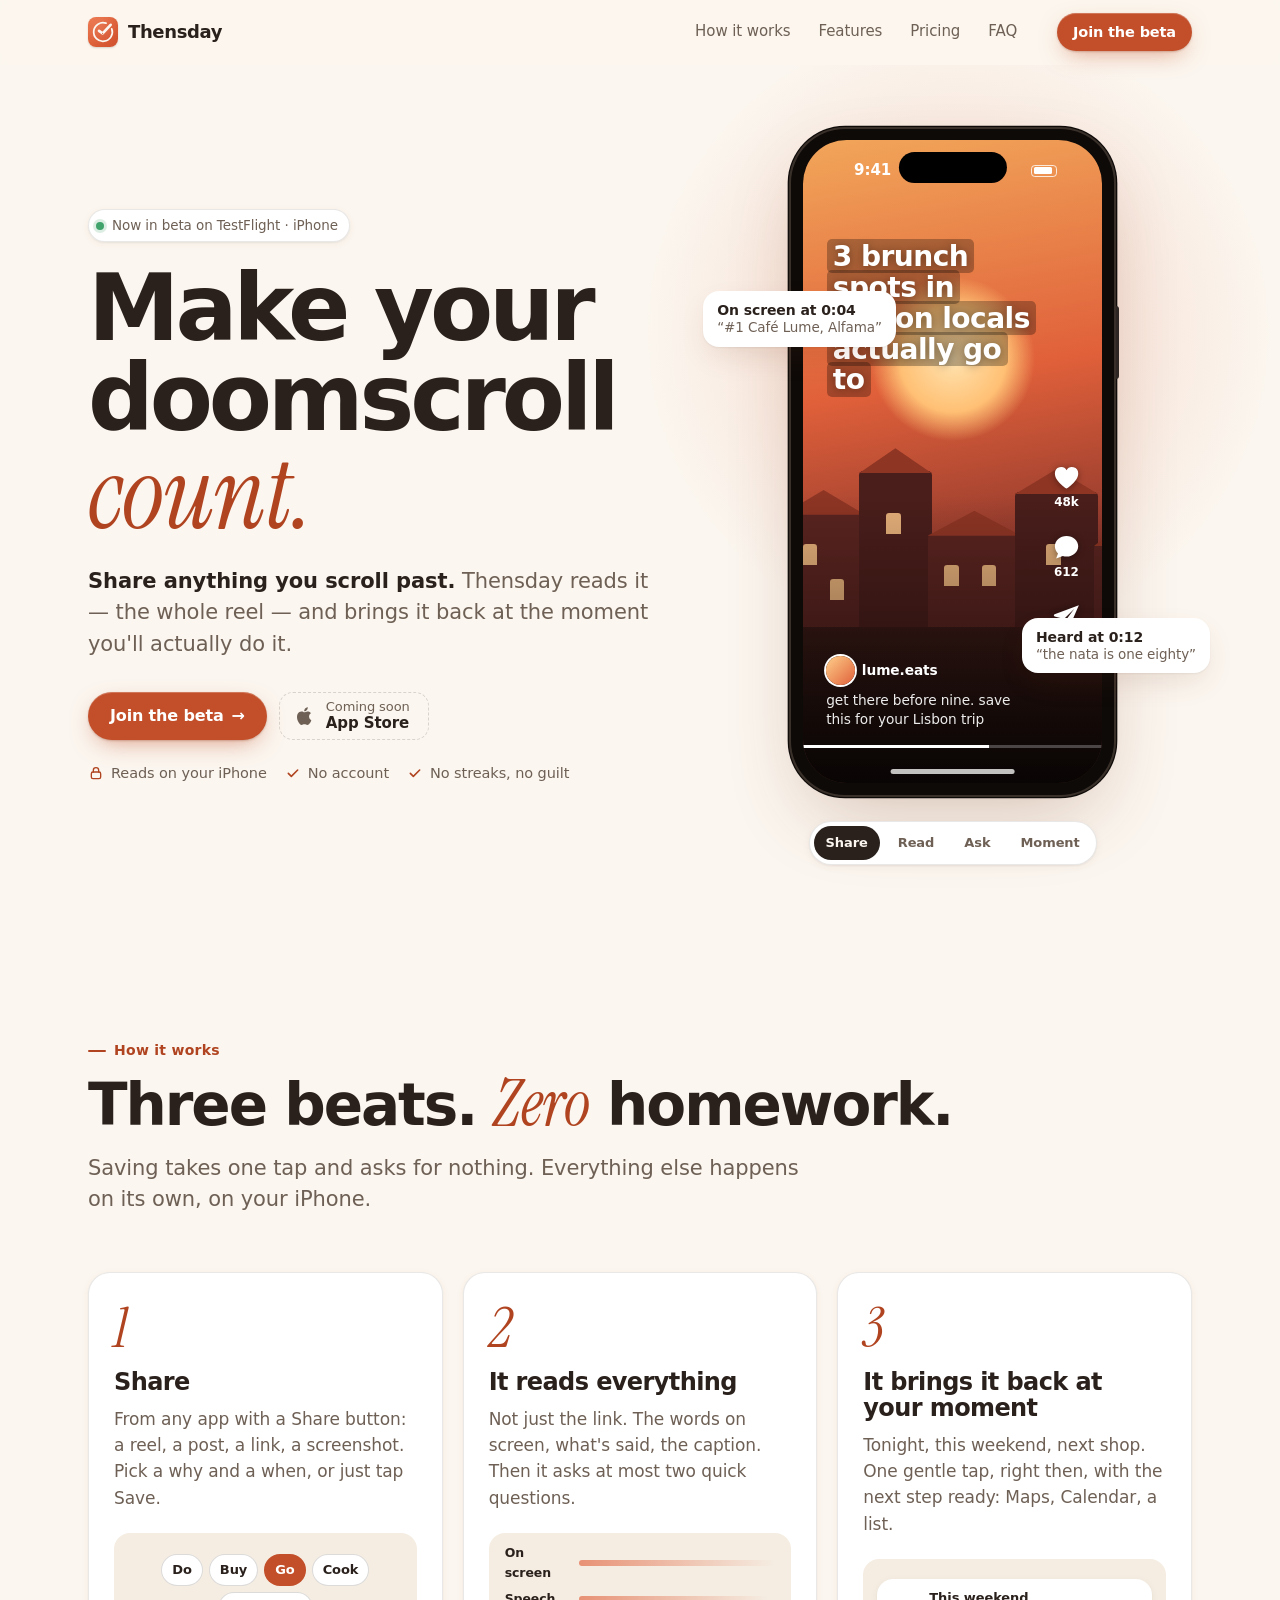
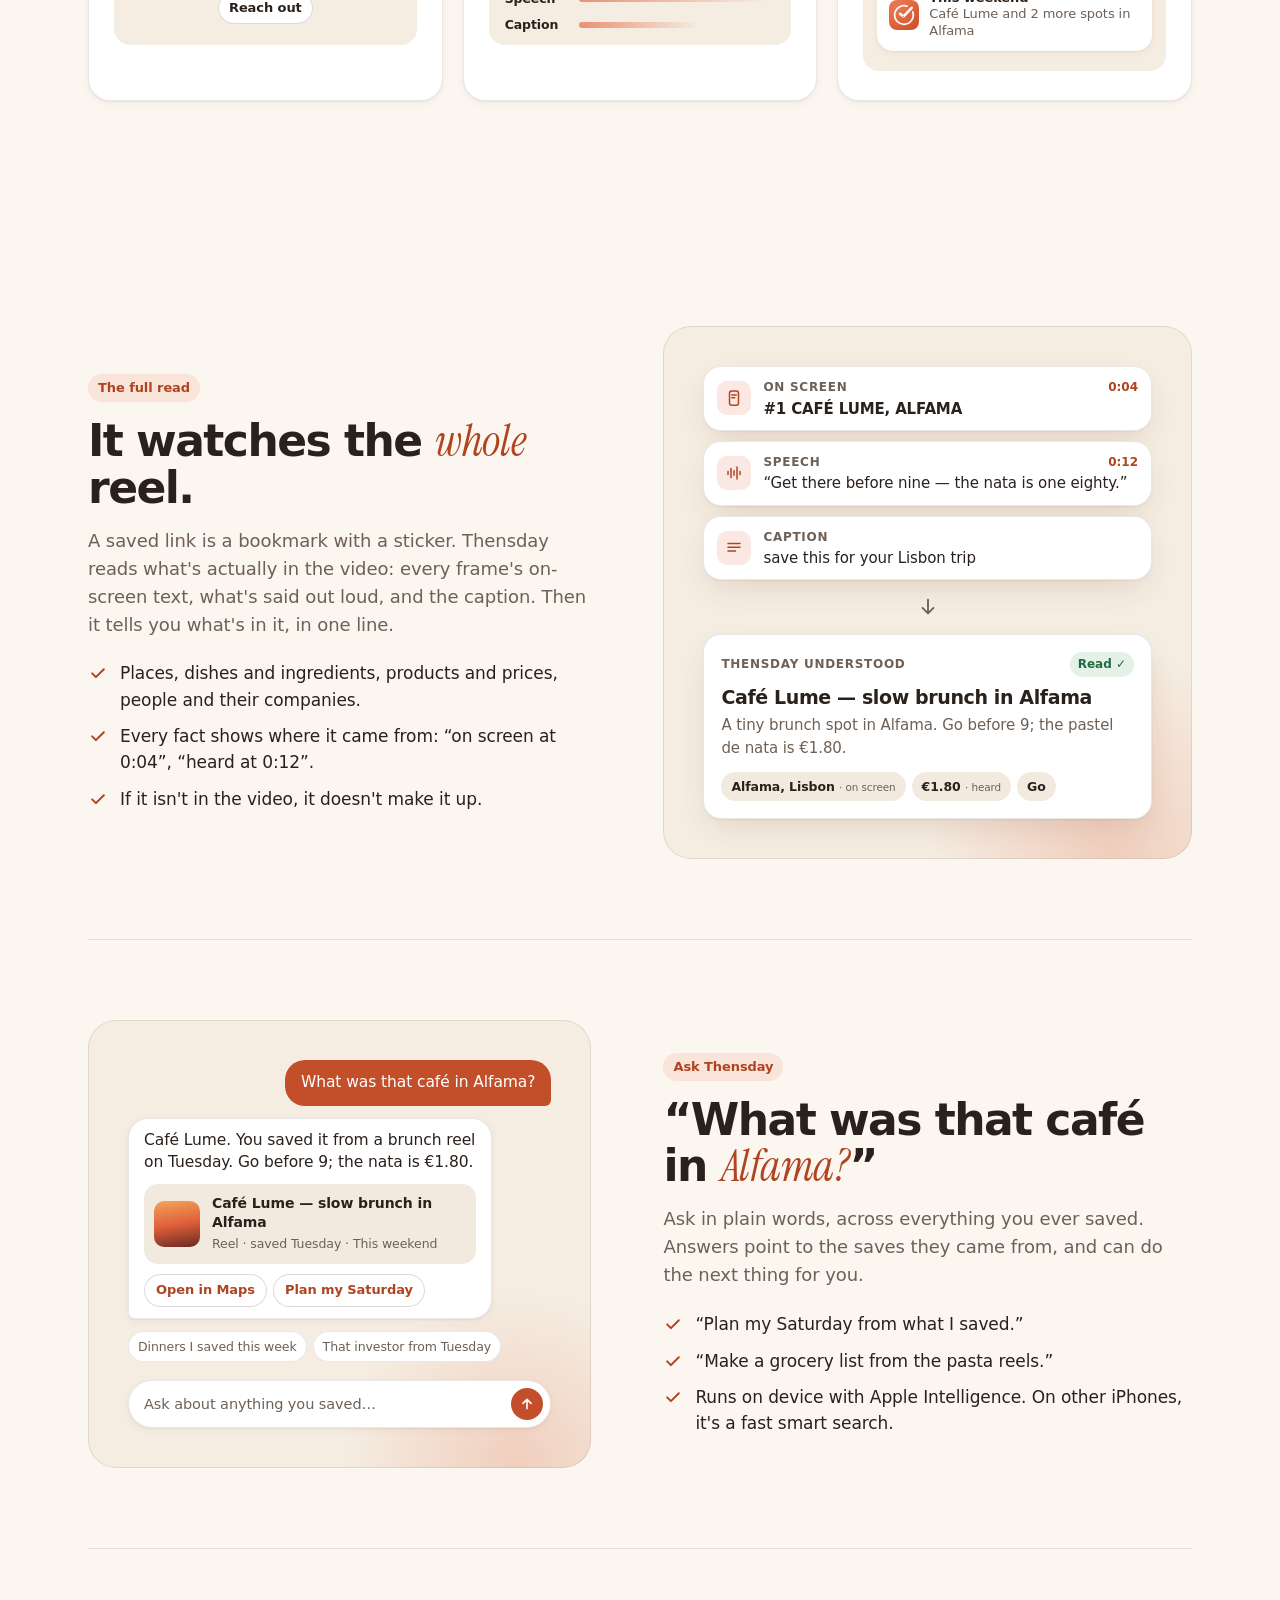
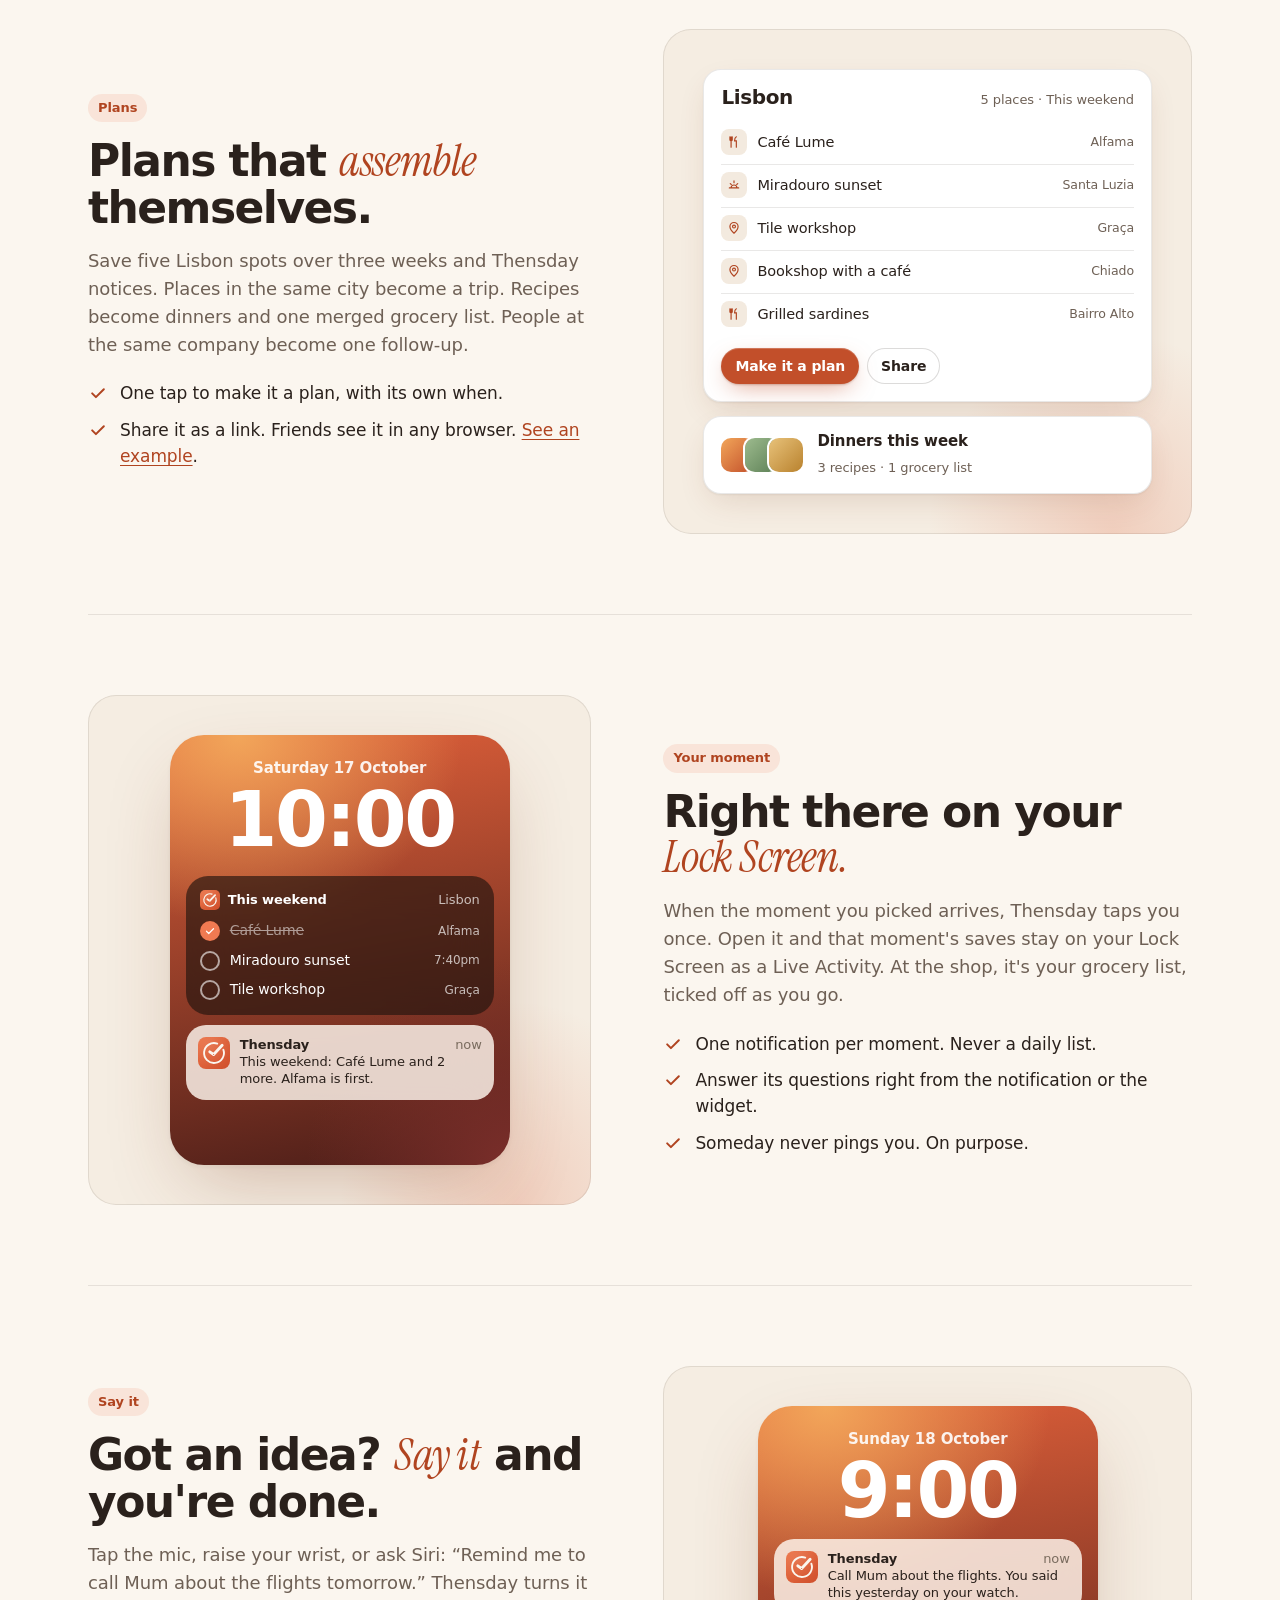
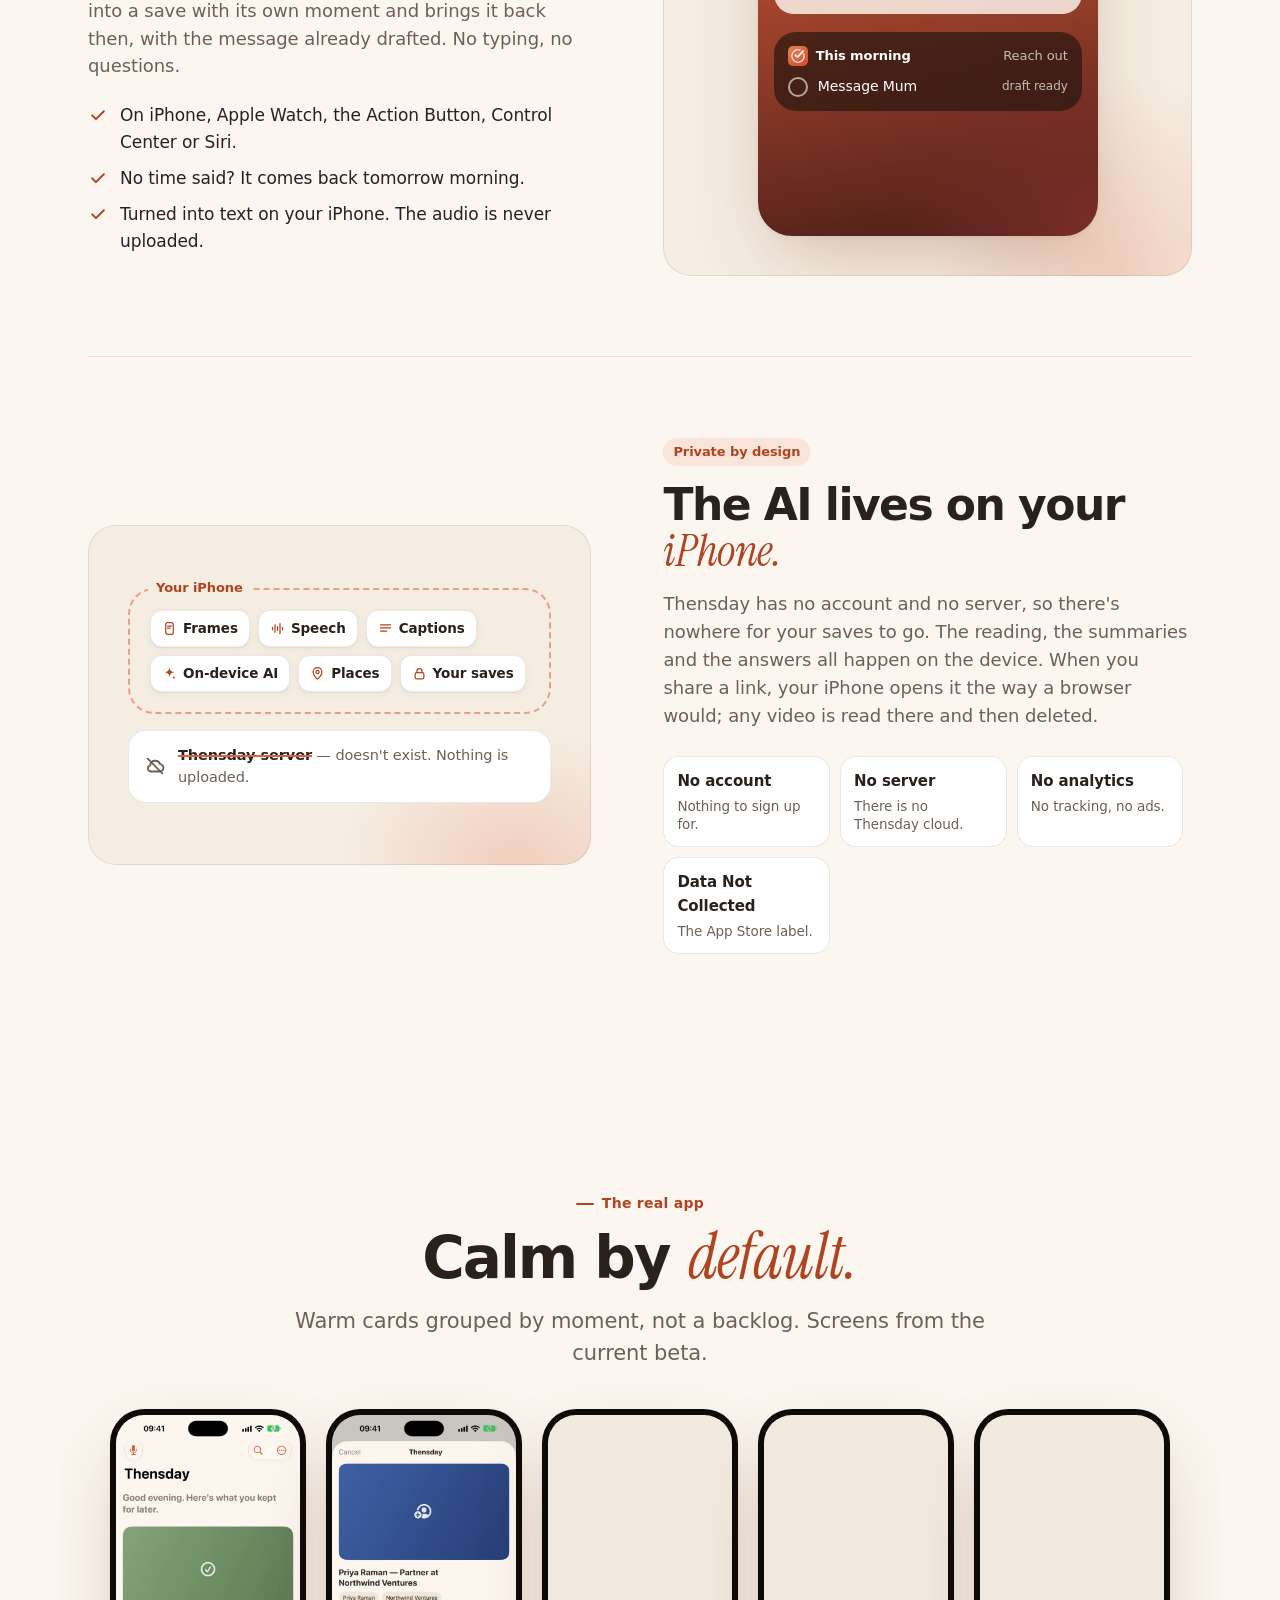
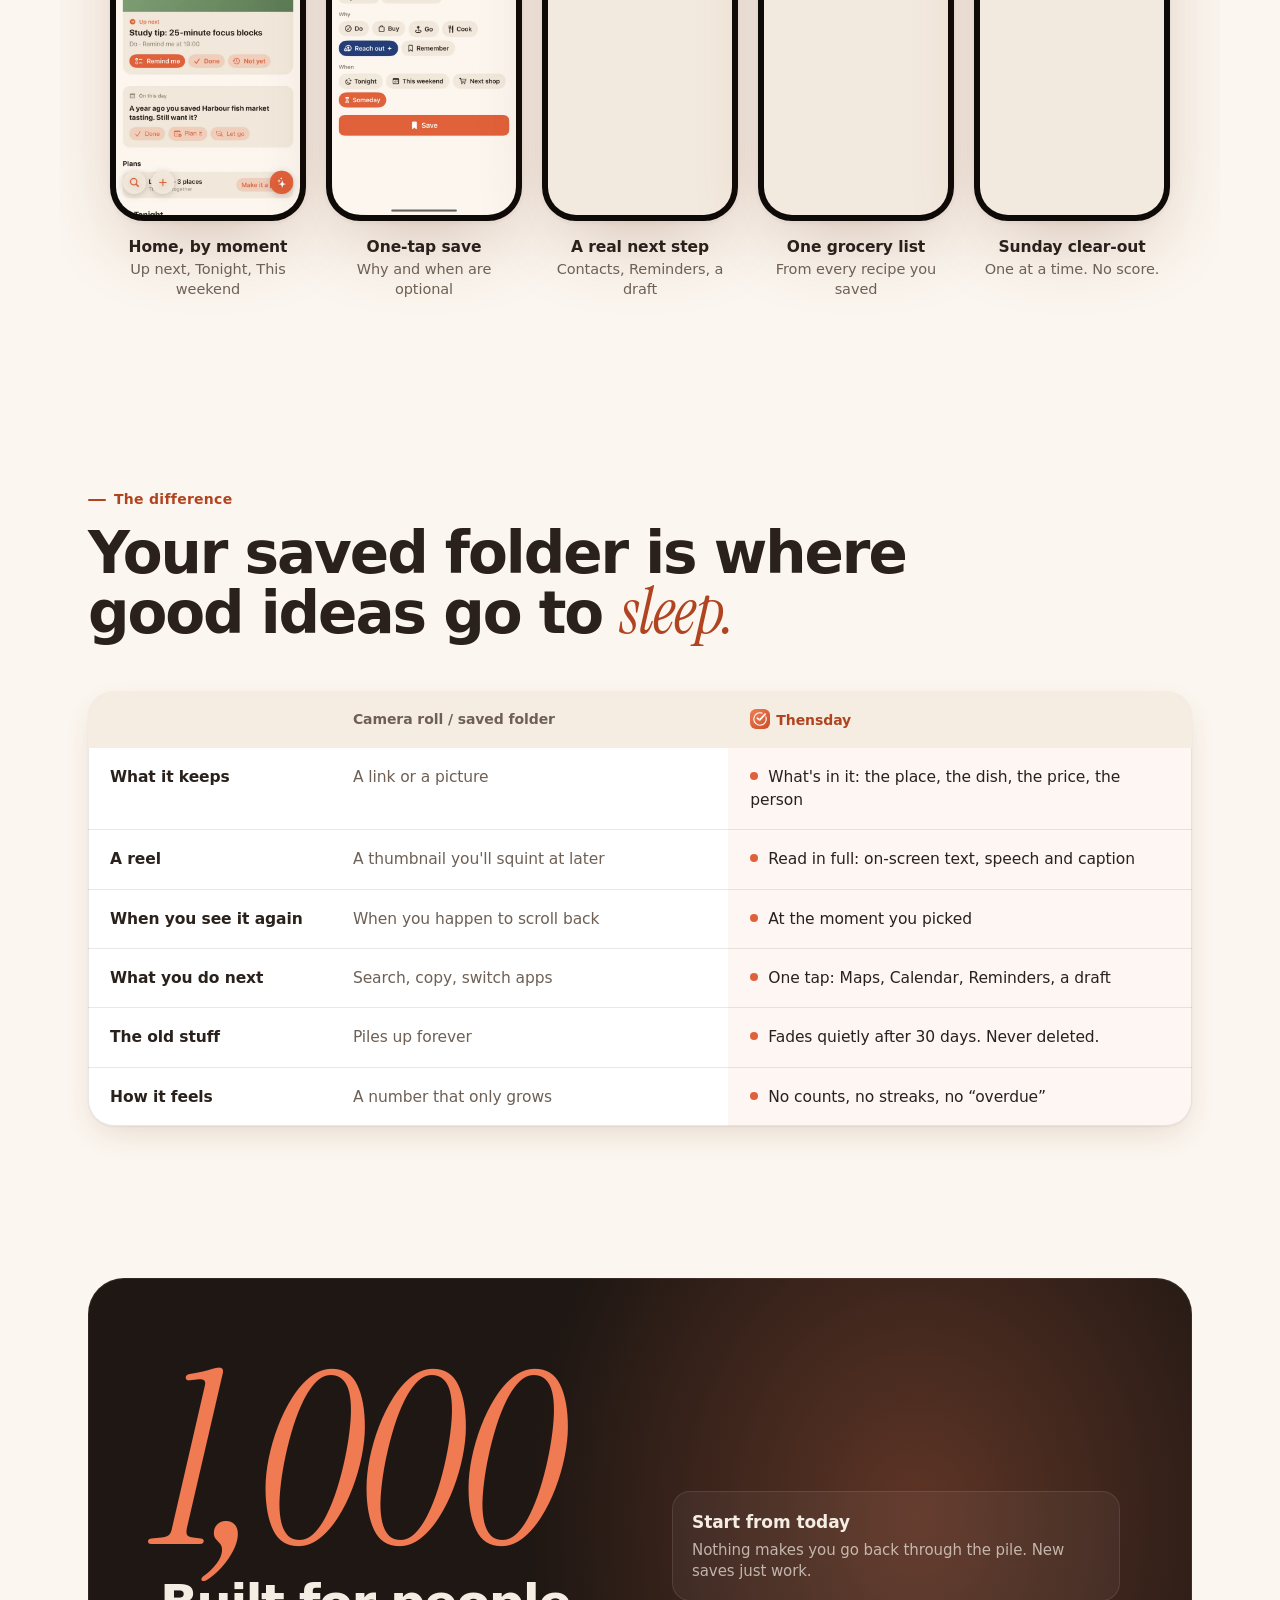
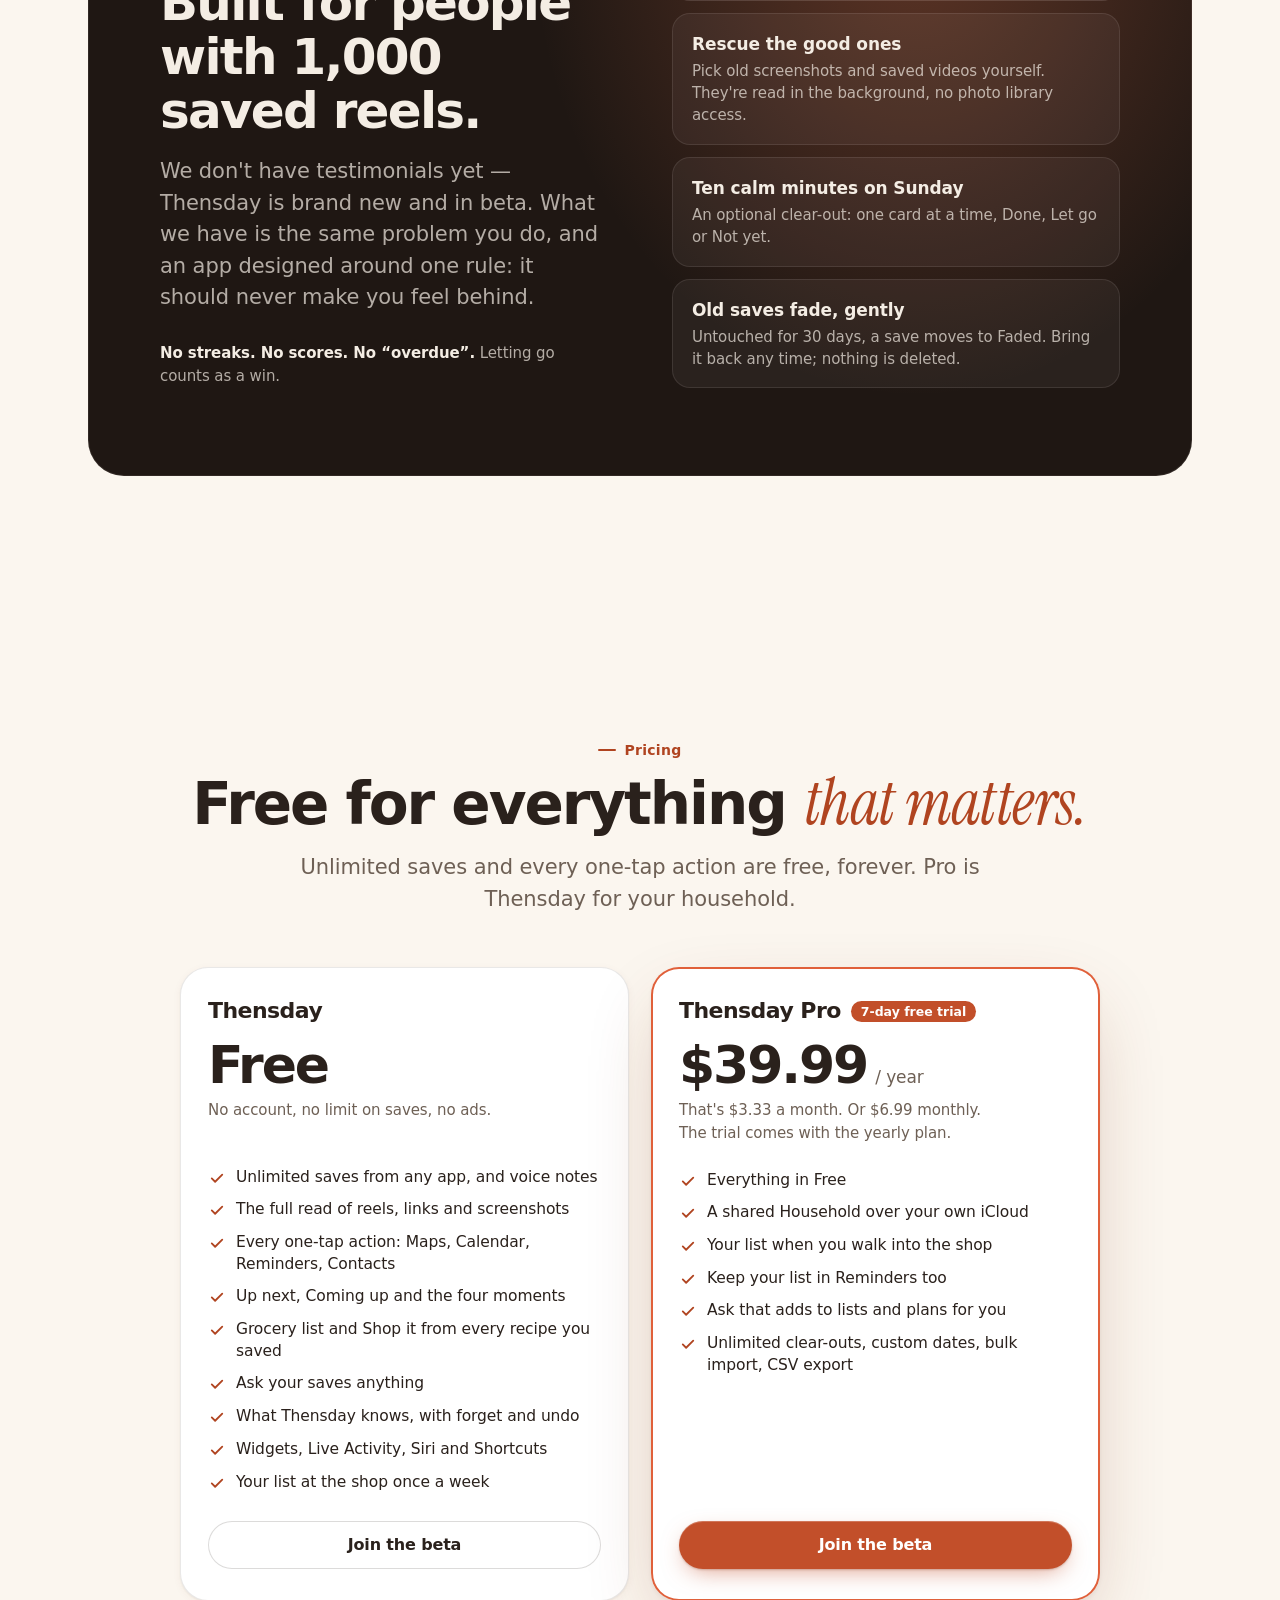
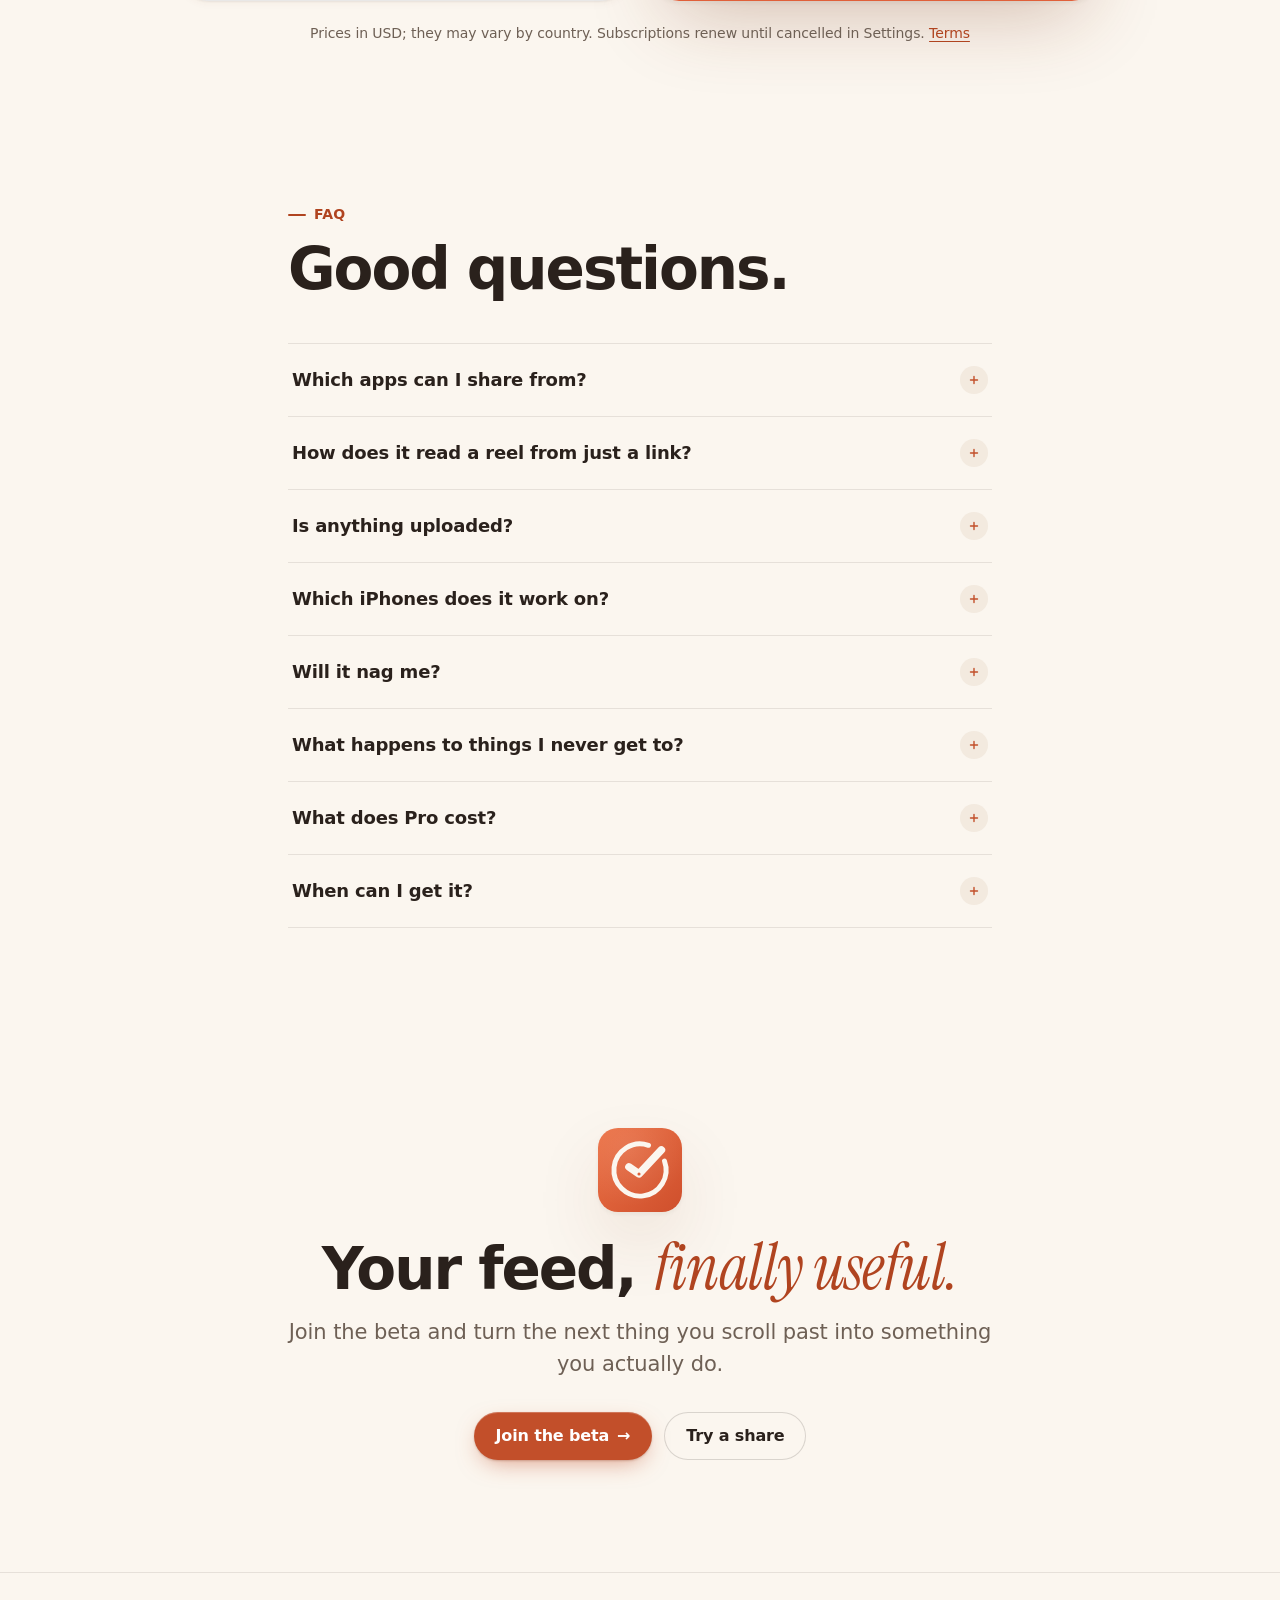
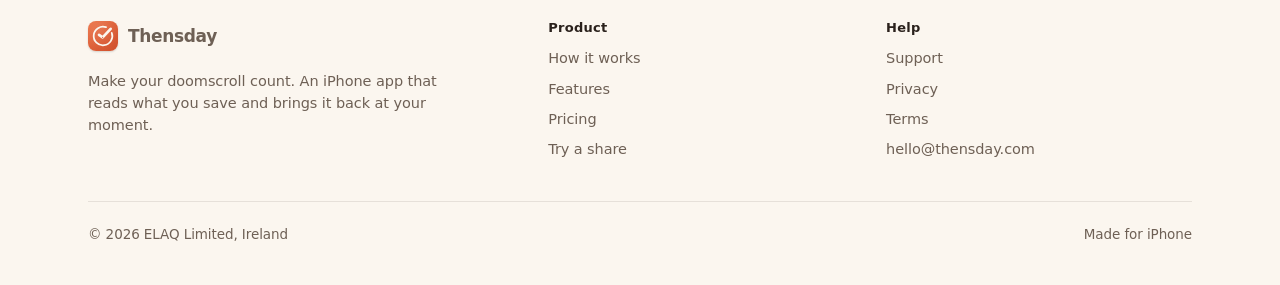
<file: index.html>
<!doctype html>
<!-- CONTACT_EMAIL = "hello@thensday.com" -->
<html lang="en">
<head>
<meta charset="utf-8">
<meta name="viewport" content="width=device-width, initial-scale=1, viewport-fit=cover">
<meta name="color-scheme" content="light dark">
<meta name="theme-color" content="#FBF6EF" media="(prefers-color-scheme: light)">
<meta name="theme-color" content="#16110E" media="(prefers-color-scheme: dark)">
<title>Thensday — Make your doomscroll count</title>
<meta name="description" content="Share anything you scroll past. Thensday reads it — the whole reel — and brings it back at the moment you'll actually do it. On-device AI for iPhone. No account, no streaks.">
<link rel="canonical" href="https://thensday.com/">
<meta property="og:type" content="website">
<meta property="og:site_name" content="Thensday">
<meta property="og:url" content="https://thensday.com/">
<meta property="og:title" content="Thensday — Make your doomscroll count">
<meta property="og:description" content="Share anything you scroll past. Thensday reads the whole reel and brings it back at the moment you'll actually do it.">
<meta property="og:image" content="https://thensday.com/og-image.png">
<meta property="og:image:width" content="1200">
<meta property="og:image:height" content="630">
<meta property="og:image:alt" content="Thensday: Make your doomscroll count. A reel turns into a plan for Saturday morning.">
<meta name="twitter:card" content="summary_large_image">
<meta name="twitter:title" content="Thensday — Make your doomscroll count">
<meta name="twitter:description" content="Share anything you scroll past. Thensday reads the whole reel and brings it back at the moment you'll actually do it.">
<meta name="twitter:image" content="https://thensday.com/og-image.png">
<link rel="icon" href="/icon.svg" type="image/svg+xml">
<link rel="icon" href="/favicon-32.png" type="image/png" sizes="32x32">
<link rel="apple-touch-icon" href="/apple-touch-icon.png">
<link rel="preconnect" href="https://fonts.googleapis.com">
<link rel="preconnect" href="https://fonts.gstatic.com" crossorigin>
<link rel="stylesheet" href="https://fonts.googleapis.com/css2?family=Instrument+Serif:ital@1&display=swap">
<link rel="stylesheet" href="/style.css?v=5">
<script>document.documentElement.classList.add('js')</script>
</head>
<body>
<a class="skip" href="#main">Skip to content</a>

<svg width="0" height="0" style="position:absolute" aria-hidden="true">
  <symbol id="i-check" viewBox="0 0 24 24" fill="none" stroke="currentColor" stroke-width="2.4" stroke-linecap="round" stroke-linejoin="round"><path d="M5 12.5l4.5 4.5L19 7.5"/></symbol>
  <symbol id="i-pin" viewBox="0 0 24 24" fill="none" stroke="currentColor" stroke-width="2" stroke-linecap="round" stroke-linejoin="round"><path d="M12 21s-7-6.1-7-11.5A7 7 0 0 1 19 9.5C19 14.9 12 21 12 21z"/><circle cx="12" cy="9.5" r="2.5"/></symbol>
  <symbol id="i-screen" viewBox="0 0 24 24" fill="none" stroke="currentColor" stroke-width="2" stroke-linecap="round" stroke-linejoin="round"><rect x="6" y="2.5" width="12" height="19" rx="3"/><path d="M9 8h6M9 11.5h4"/></symbol>
  <symbol id="i-wave" viewBox="0 0 24 24" fill="none" stroke="currentColor" stroke-width="2" stroke-linecap="round"><path d="M4 10v4M8 6v12M12 9v6M16 4v16M20 10v4"/></symbol>
  <symbol id="i-text" viewBox="0 0 24 24" fill="none" stroke="currentColor" stroke-width="2" stroke-linecap="round"><path d="M4 6h16M4 11h16M4 16h10"/></symbol>
  <symbol id="i-down" viewBox="0 0 24 24" fill="none" stroke="currentColor" stroke-width="2" stroke-linecap="round" stroke-linejoin="round"><path d="M12 4v15M6 13l6 6 6-6"/></symbol>
  <symbol id="i-heart" viewBox="0 0 24 24" fill="currentColor"><path d="M12 20.5S3 15 3 8.8A4.8 4.8 0 0 1 12 6.4a4.8 4.8 0 0 1 9 2.4C21 15 12 20.5 12 20.5z"/></symbol>
  <symbol id="i-bubble" viewBox="0 0 24 24" fill="currentColor"><path d="M12 3c5 0 9 3.6 9 8s-4 8-9 8c-1 0-2-.1-2.9-.4L4 20.5l1.4-3.9C4 15.1 3 13.1 3 11c0-4.4 4-8 9-8z"/></symbol>
  <symbol id="i-send" viewBox="0 0 24 24" fill="currentColor"><path d="M21.5 3.2 2.8 10.3c-.8.3-.8 1.5.1 1.7l7.2 1.9 1.9 7.2c.2.9 1.4 1 1.7.1L21.5 3.2zM10.6 13.4 18 6l-6.3 8.5z"/></symbol>
  <symbol id="i-map" viewBox="0 0 24 24" fill="none" stroke="currentColor" stroke-width="2" stroke-linecap="round" stroke-linejoin="round"><path d="M9 4 3 6.5v13.5l6-2.5 6 2.5 6-2.5V4l-6 2.5L9 4zM9 4v13.5M15 6.5V20"/></symbol>
  <symbol id="i-sun" viewBox="0 0 24 24" fill="none" stroke="currentColor" stroke-width="2" stroke-linecap="round"><path d="M4 17h16M7 17a5 5 0 0 1 10 0M12 5v3M5.6 9.6l1.8 1.4M18.4 9.6 16.6 11"/></symbol>
  <symbol id="i-fork" viewBox="0 0 24 24" fill="none" stroke="currentColor" stroke-width="2" stroke-linecap="round"><path d="M7 3v8M5 3v5a2 2 0 0 0 4 0V3M7 11v10M16 3c-2 1-3 4-3 7h3v11"/></symbol>
  <symbol id="i-euro" viewBox="0 0 24 24" fill="none" stroke="currentColor" stroke-width="2" stroke-linecap="round"><path d="M17 6.5A6.5 6.5 0 1 0 17 17.5M4 10.5h9M4 13.5h9"/></symbol>
  <symbol id="i-clock" viewBox="0 0 24 24" fill="none" stroke="currentColor" stroke-width="2" stroke-linecap="round"><circle cx="12" cy="12" r="8.5"/><path d="M12 7.5V12l3 2"/></symbol>
  <symbol id="i-up" viewBox="0 0 24 24" fill="none" stroke="currentColor" stroke-width="2.4" stroke-linecap="round" stroke-linejoin="round"><path d="M12 19V5M6 11l6-6 6 6"/></symbol>
  <symbol id="i-lock" viewBox="0 0 24 24" fill="none" stroke="currentColor" stroke-width="2" stroke-linecap="round"><rect x="5" y="10.5" width="14" height="10" rx="2.5"/><path d="M8 10.5V8a4 4 0 0 1 8 0v2.5"/></symbol>
  <symbol id="i-cloud" viewBox="0 0 24 24" fill="none" stroke="currentColor" stroke-width="2" stroke-linecap="round" stroke-linejoin="round"><path d="M7 18h10a4 4 0 0 0 .5-8 5.5 5.5 0 0 0-10.7 1.4A3.4 3.4 0 0 0 7 18zM4 4l16 16"/></symbol>
  <symbol id="i-spark" viewBox="0 0 24 24" fill="currentColor"><path d="M12 2.5c.5 4.6 2.9 7 7.5 7.5-4.6.5-7 2.9-7.5 7.5-.5-4.6-2.9-7-7.5-7.5 4.6-.5 7-2.9 7.5-7.5zM19 15.5c.2 1.8 1.2 2.8 3 3-1.8.2-2.8 1.2-3 3-.2-1.8-1.2-2.8-3-3 1.8-.2 2.8-1.2 3-3z"/></symbol>
  <symbol id="i-apple" viewBox="0 0 24 24" fill="currentColor"><path d="M16.4 12.6c0-2.4 2-3.5 2.1-3.6-1.1-1.7-2.9-1.9-3.5-1.9-1.5-.2-2.9.9-3.7.9-.8 0-1.9-.9-3.2-.8-1.6 0-3.1 1-4 2.4-1.7 3-.4 7.4 1.2 9.8.8 1.2 1.8 2.5 3 2.4 1.2 0 1.7-.8 3.1-.8 1.5 0 1.9.8 3.2.8 1.3 0 2.2-1.2 3-2.4.9-1.4 1.3-2.7 1.3-2.8 0 0-2.5-1-2.5-4zM14 5.4c.7-.8 1.1-1.9 1-3-1 0-2.1.7-2.8 1.5-.6.7-1.2 1.8-1 2.9 1.1.1 2.1-.6 2.8-1.4z"/></symbol>
</svg>

<header class="nav" id="nav">
  <div class="wrap nav-in">
    <a class="brand" href="/" aria-label="Thensday home"><img src="/icon.svg" alt="" width="30" height="30"><span>Thensday</span></a>
    <nav class="nav-links" aria-label="Primary">
      <a href="#how">How it works</a>
      <a href="#features">Features</a>
      <a href="#pricing">Pricing</a>
      <a href="#faq">FAQ</a>
    </nav>
    <a class="btn btn-sm" href="mailto:hello@thensday.com?subject=Thensday%20beta">Join the beta</a>
  </div>
</header>

<main id="main">

<!-- ================= HERO ================= -->
<section class="hero">
  <div class="wrap hero-grid">
    <div class="hero-copy">
      <span class="pill-badge"><span class="dot" aria-hidden="true"></span>Now in beta on TestFlight · iPhone</span>
      <h1>Make your doomscroll <span class="serif">count.</span></h1>
      <p class="lead"><strong>Share anything you scroll past.</strong> Thensday reads it — the whole reel — and brings it back at the moment you'll actually do it.</p>
      <div class="cta-row">
        <a class="btn" href="mailto:hello@thensday.com?subject=Thensday%20beta">Join the beta <span class="arrow" aria-hidden="true">→</span></a>
        <span class="store-soon" role="note"><svg aria-hidden="true"><use href="#i-apple"/></svg><span>Coming soon<b>App Store</b></span></span>
      </div>
      <ul class="fine-list" aria-label="Highlights">
        <li><svg aria-hidden="true"><use href="#i-lock"/></svg>Reads on your iPhone</li>
        <li><svg aria-hidden="true"><use href="#i-check"/></svg>No account</li>
        <li><svg aria-hidden="true"><use href="#i-check"/></svg>No streaks, no guilt</li>
      </ul>
    </div>

    <div class="stage" role="img" aria-label="Animation: a reel about a Lisbon brunch spot is shared to Thensday. Thensday reads the video, writes a short summary, pulls out the place, a price and the opening time, asks two quick questions, and sets it for Saturday morning with Open in Maps.">
      <div class="float-note n1" aria-hidden="true"><b>On screen at 0:04</b>“#1 Café Lume, Alfama”</div>
      <div class="float-note n2" aria-hidden="true"><b>Heard at 0:12</b>“the nata is one eighty”</div>
      <div class="phone" id="phone" aria-hidden="true">
        <div class="screen">
          <div class="island"></div>
          <div class="status"><span>9:41</span><i><b></b></i></div>

          <div class="reel">
            <div class="sun"></div>
            <div class="roofs">
              <span style="left:0;width:8em;height:12em"><i style="left:2em;top:3em"></i><i style="left:4.6em;top:6.4em"></i></span>
              <span style="left:7.4em;width:7em;height:16em;background:#4A1E1B"><i style="left:2.6em;top:4em"></i></span>
              <span style="left:14em;width:9em;height:10em"><i style="left:1.6em;top:3em"></i><i style="left:5.2em;top:3em"></i></span>
              <span style="left:22.4em;width:8em;height:14em;background:#4A1E1B"><i style="left:3em;top:5em"></i></span>
              <span style="left:30em;width:6em;height:9em"></span>
            </div>
            <div class="street"></div>
            <div class="shade"></div>
            <p class="ost a"><span>3 brunch spots in Lisbon locals actually go to</span></p>
            <p class="ost b"><span>#1 Café Lume, Alfama</span></p>
            <div class="rail">
              <div><svg><use href="#i-heart"/></svg>48k</div>
              <div><svg><use href="#i-bubble"/></svg>612</div>
              <div class="share-btn"><svg><use href="#i-send"/></svg>Share</div>
            </div>
            <div class="meta">
              <div class="who"><i></i>lume.eats</div>
              <p>get there before nine. save this for your Lisbon trip</p>
            </div>
            <div class="prog"><i id="prog"></i></div>
          </div>

          <div class="dim"></div>
          <div class="sheet">
            <div class="grab"></div>
            <div class="link"><i></i><div><b>3 brunch spots in Lisbon</b><small>Reel · lume.eats</small></div></div>
            <div class="apps">
              <div class="a1"><span></span>Messages</div>
              <div class="a2"><span></span>Mail</div>
              <div class="th" id="thApp"><span></span>Thensday</div>
              <div class="a3"><span></span>Notes</div>
            </div>
          </div>

          <div class="tcard">
            <div class="tc-head"><span class="x">Cancel</span><b>Thensday</b><span class="badge-read" id="readBadge">Read ✓</span></div>
            <div class="tc-thumb">
              <div class="reading" id="reading"><div>
                <svg class="ring" viewBox="0 0 36 36"><circle class="bg" cx="18" cy="18" r="15.9"/><circle class="fg" id="ring" cx="18" cy="18" r="15.9" pathLength="100"/></svg>
                <p id="readStep">Watching… 0%</p>
              </div></div>
            </div>
            <p class="tc-title">Café Lume — slow brunch in Alfama</p>
            <p class="tc-sum" id="sum"></p>
            <div class="facts">
              <span class="fact" data-f="0"><svg><use href="#i-pin"/></svg>Alfama, Lisbon <small>on screen</small></span>
              <span class="fact" data-f="1"><svg><use href="#i-euro"/></svg>Nata €1.80 <small>heard</small></span>
              <span class="fact" data-f="2"><svg><use href="#i-clock"/></svg>Before 9am <small>caption</small></span>
            </div>
            <div class="qs">
              <div class="q" data-q="0"><p>Save all 3 spots, or just this one?</p><div class="chips"><span class="chip" id="c1">All 3</span><span class="chip">Just Café Lume</span></div></div>
              <div class="q" data-q="1"><p>When will you go?</p><div class="chips"><span class="chip" id="c2">Saturday morning</span><span class="chip">Someday</span></div></div>
            </div>
            <div class="moment" id="moment">
              <span class="mi"><svg><use href="#i-sun"/></svg></span>
              <span><b>Saturday morning</b><small>Open in Maps</small></span>
              <span class="go">3 spots</span>
            </div>
          </div>

          <div class="saved-toast" id="toast"><i><svg><use href="#i-check"/></svg></i>Saved for Saturday</div>
          <div class="tap" id="tap"></div>
          <div class="home-ind"></div>
        </div>
      </div>
      <div class="beats" aria-hidden="true"><span data-b="0" class="on">Share</span><span data-b="1">Read</span><span data-b="2">Ask</span><span data-b="3">Moment</span></div>
    </div>
  </div>
</section>

<!-- ================= HOW ================= -->
<section class="sec" id="how" style="padding-top:56px">
  <div class="wrap">
    <p class="kicker rv">How it works</p>
    <h2 class="h2 rv">Three beats. <span class="serif em">Zero</span> homework.</h2>
    <p class="lead rv">Saving takes one tap and asks for nothing. Everything else happens on its own, on your iPhone.</p>
    <ol class="steps" style="list-style:none;padding:0">
      <li class="step rv">
        <span class="num">1</span>
        <h3>Share</h3>
        <p>From any app with a Share button: a reel, a post, a link, a screenshot. Pick a why and a when, or just tap Save.</p>
        <div class="viz" aria-hidden="true"><div class="mini-chips"><span class="mc">Do</span><span class="mc">Buy</span><span class="mc on">Go</span><span class="mc">Cook</span><span class="mc">Reach out</span></div></div>
      </li>
      <li class="step rv d1">
        <span class="num">2</span>
        <h3>It reads everything</h3>
        <p>Not just the link. The words on screen, what's said, the caption. Then it asks at most two quick questions.</p>
        <div class="viz" aria-hidden="true"><div class="lanes">
          <div class="lane"><b>On screen</b><i></i></div>
          <div class="lane"><b>Speech</b><i style="width:70%;flex:none"></i></div>
          <div class="lane"><b>Caption</b><i style="width:45%;flex:none"></i></div>
        </div></div>
      </li>
      <li class="step rv d2">
        <span class="num">3</span>
        <h3>It brings it back at your moment</h3>
        <p>Tonight, this weekend, next shop. One gentle tap, right then, with the next step ready: Maps, Calendar, a list.</p>
        <div class="viz" aria-hidden="true"><div class="notif"><img src="/icon.svg" alt=""><div><b>This weekend</b><span>Café Lume and 2 more spots in Alfama</span></div></div></div>
      </li>
    </ol>
  </div>
</section>

<!-- ================= FEATURES ================= -->
<section class="sec" id="features" style="padding-top:0">
  <div class="wrap">

    <!-- full read -->
    <div class="feature">
      <div class="f-copy rv">
        <span class="tag">The full read</span>
        <h3>It watches the <span class="serif">whole</span> reel.</h3>
        <p>A saved link is a bookmark with a sticker. Thensday reads what's actually in the video: every frame's on-screen text, what's said out loud, and the caption. Then it tells you what's in it, in one line.</p>
        <ul>
          <li><svg aria-hidden="true"><use href="#i-check"/></svg><span>Places, dishes and ingredients, products and prices, people and their companies.</span></li>
          <li><svg aria-hidden="true"><use href="#i-check"/></svg><span>Every fact shows where it came from: “on screen at 0:04”, “heard at 0:12”.</span></li>
          <li><svg aria-hidden="true"><use href="#i-check"/></svg><span>If it isn't in the video, it doesn't make it up.</span></li>
        </ul>
      </div>
      <div class="f-viz rv d1" aria-label="Example: three sources from one reel combine into one understanding." role="img">
        <div class="evidence" aria-hidden="true">
          <div class="card ev"><span class="ic"><svg><use href="#i-screen"/></svg></span><div><small>On screen <em>0:04</em></small><p class="ocr">#1 CAFÉ LUME, ALFAMA</p></div></div>
          <div class="card ev"><span class="ic"><svg><use href="#i-wave"/></svg></span><div><small>Speech <em>0:12</em></small><p>“Get there before nine — the nata is one eighty.”</p></div></div>
          <div class="card ev"><span class="ic"><svg><use href="#i-text"/></svg></span><div><small>Caption</small><p>save this for your Lisbon trip</p></div></div>
          <div class="merge"><svg><use href="#i-down"/></svg></div>
          <div class="card understood">
            <div class="lbl"><span>Thensday understood</span><span class="read-ok">Read ✓</span></div>
            <h4>Café Lume — slow brunch in Alfama</h4>
            <p>A tiny brunch spot in Alfama. Go before 9; the pastel de nata is €1.80.</p>
            <div class="pills"><span class="pl">Alfama, Lisbon <small>· on screen</small></span><span class="pl">€1.80 <small>· heard</small></span><span class="pl">Go</span></div>
          </div>
        </div>
      </div>
    </div>

    <!-- ask -->
    <div class="feature flip">
      <div class="f-copy rv">
        <span class="tag">Ask Thensday</span>
        <h3>“What was that café in <span class="serif">Alfama?</span>”</h3>
        <p>Ask in plain words, across everything you ever saved. Answers point to the saves they came from, and can do the next thing for you.</p>
        <ul>
          <li><svg aria-hidden="true"><use href="#i-check"/></svg><span>“Plan my Saturday from what I saved.”</span></li>
          <li><svg aria-hidden="true"><use href="#i-check"/></svg><span>“Make a grocery list from the pasta reels.”</span></li>
          <li><svg aria-hidden="true"><use href="#i-check"/></svg><span>Runs on device with Apple Intelligence. On other iPhones, it's a fast smart search.</span></li>
        </ul>
      </div>
      <div class="f-viz rv d1" role="img" aria-label="Example chat: asking what the café in Alfama was, and Thensday answering with the saved reel and actions.">
        <div class="chat" aria-hidden="true">
          <div class="bubble me">What was that café in Alfama?</div>
          <div class="bubble ai">Café Lume. You saved it from a brunch reel on Tuesday. Go before 9; the nata is €1.80.
            <div class="cite"><i></i><div><b>Café Lume — slow brunch in Alfama</b><span>Reel · saved Tuesday · This weekend</span></div></div>
            <div class="acts"><span class="act">Open in Maps</span><span class="act">Plan my Saturday</span></div>
          </div>
          <div class="suggest"><span>Dinners I saved this week</span><span>That investor from Tuesday</span></div>
          <div class="ask-bar"><span>Ask about anything you saved…</span><i><svg><use href="#i-up"/></svg></i></div>
        </div>
      </div>
    </div>

    <!-- plans -->
    <div class="feature">
      <div class="f-copy rv">
        <span class="tag">Plans</span>
        <h3>Plans that <span class="serif">assemble</span> themselves.</h3>
        <p>Save five Lisbon spots over three weeks and Thensday notices. Places in the same city become a trip. Recipes become dinners and one merged grocery list. People at the same company become one follow-up.</p>
        <ul>
          <li><svg aria-hidden="true"><use href="#i-check"/></svg><span>One tap to make it a plan, with its own when.</span></li>
          <li><svg aria-hidden="true"><use href="#i-check"/></svg><span>Share it as a link. Friends see it in any browser. <a href="/p/#v1.[base64]">See an example</a>.</span></li>
        </ul>
      </div>
      <div class="f-viz rv d1" role="img" aria-label="Example: a suggested plan, Lisbon, five places, and a dinners plan with three recipes and one grocery list.">
        <div class="plans" aria-hidden="true">
          <div class="card plan">
            <div class="plan-h"><h4>Lisbon</h4><span>5 places · This weekend</span></div>
            <ol>
              <li><i><svg><use href="#i-fork"/></svg></i>Café Lume <em>Alfama</em></li>
              <li><i><svg><use href="#i-sun"/></svg></i>Miradouro sunset <em>Santa Luzia</em></li>
              <li><i><svg><use href="#i-pin"/></svg></i>Tile workshop <em>Graça</em></li>
              <li><i><svg><use href="#i-pin"/></svg></i>Bookshop with a café <em>Chiado</em></li>
              <li><i><svg><use href="#i-fork"/></svg></i>Grilled sardines <em>Bairro Alto</em></li>
            </ol>
            <div class="plan-f"><span class="btn">Make it a plan</span><span class="btn btn-ghost">Share</span></div>
          </div>
          <div class="card plan small">
            <div class="stack"><i style="background:linear-gradient(135deg,#F2A65A,#C24F2A)"></i><i style="background:linear-gradient(135deg,#9DBB8E,#5C7F55)"></i><i style="background:linear-gradient(135deg,#E8C27A,#B9822E)"></i></div>
            <div><b>Dinners this week</b><span>3 recipes · 1 grocery list</span></div>
          </div>
        </div>
      </div>
    </div>

    <!-- lock screen -->
    <div class="feature flip">
      <div class="f-copy rv">
        <span class="tag">Your moment</span>
        <h3>Right there on your <span class="serif">Lock Screen.</span></h3>
        <p>When the moment you picked arrives, Thensday taps you once. Open it and that moment's saves stay on your Lock Screen as a Live Activity. At the shop, it's your grocery list, ticked off as you go.</p>
        <ul>
          <li><svg aria-hidden="true"><use href="#i-check"/></svg><span>One notification per moment. Never a daily list.</span></li>
          <li><svg aria-hidden="true"><use href="#i-check"/></svg><span>Answer its questions right from the notification or the widget.</span></li>
          <li><svg aria-hidden="true"><use href="#i-check"/></svg><span>Someday never pings you. On purpose.</span></li>
        </ul>
      </div>
      <div class="f-viz rv d1" role="img" aria-label="Example Lock Screen on Saturday at 10:00 showing a This weekend Live Activity with three saves, one ticked off, and a gentle notification.">
        <div class="lock-wrap" aria-hidden="true">
          <div class="lock">
            <p class="date">Saturday 17 October</p>
            <p class="time">10:00</p>
            <div class="la">
              <div class="la-h"><img src="/icon.svg" alt="">This weekend<span>Lisbon</span></div>
              <ul>
                <li class="done"><i><svg><use href="#i-check"/></svg></i><span>Café Lume</span><em>Alfama</em></li>
                <li><i></i><span>Miradouro sunset</span><em>7:40pm</em></li>
                <li><i></i><span>Tile workshop</span><em>Graça</em></li>
              </ul>
            </div>
            <div class="lnotif"><img src="/icon.svg" alt=""><div><b>Thensday <em>now</em></b>This weekend: Café Lume and 2 more. Alfama is first.</div></div>
          </div>
        </div>
      </div>
    </div>

    <!-- voice -->
    <div class="feature">
      <div class="f-copy rv">
        <span class="tag">Say it</span>
        <h3>Got an idea? <span class="serif">Say it</span> and you're done.</h3>
        <p>Tap the mic, raise your wrist, or ask Siri: “Remind me to call Mum about the flights tomorrow.” Thensday turns it into a save with its own moment and brings it back then, with the message already drafted. No typing, no questions.</p>
        <ul>
          <li><svg aria-hidden="true"><use href="#i-check"/></svg><span>On iPhone, Apple Watch, the Action Button, Control Center or Siri.</span></li>
          <li><svg aria-hidden="true"><use href="#i-check"/></svg><span>No time said? It comes back tomorrow morning.</span></li>
          <li><svg aria-hidden="true"><use href="#i-check"/></svg><span>Turned into text on your iPhone. The audio is never uploaded.</span></li>
        </ul>
      </div>
      <div class="f-viz rv d1" role="img" aria-label="Example Lock Screen the next morning at 9:00 with a Thensday notification: Call Mum about the flights, with a Message Mum action.">
        <div class="lock-wrap" aria-hidden="true">
          <div class="lock">
            <p class="date">Sunday 18 October</p>
            <p class="time">9:00</p>
            <div class="lnotif"><img src="/icon.svg" alt=""><div><b>Thensday <em>now</em></b>Call Mum about the flights. You said this yesterday on your watch.</div></div>
            <div class="la">
              <div class="la-h"><img src="/icon.svg" alt="">This morning<span>Reach out</span></div>
              <ul>
                <li><i></i><span>Message Mum</span><em>draft ready</em></li>
              </ul>
            </div>
          </div>
        </div>
      </div>
    </div>

    <!-- private -->
    <div class="feature flip">
      <div class="f-copy rv">
        <span class="tag">Private by design</span>
        <h3>The AI lives on your <span class="serif">iPhone.</span></h3>
        <p>Thensday has no account and no server, so there's nowhere for your saves to go. The reading, the summaries and the answers all happen on the device. When you share a link, your iPhone opens it the way a browser would; any video is read there and then deleted.</p>
        <div class="no-grid">
          <div class="no"><b>No account</b><span>Nothing to sign up for.</span></div>
          <div class="no"><b>No server</b><span>There is no Thensday cloud.</span></div>
          <div class="no"><b>No analytics</b><span>No tracking, no ads.</span></div>
          <div class="no"><b>Data Not Collected</b><span>The App Store label.</span></div>
        </div>
      </div>
      <div class="f-viz rv d1" role="img" aria-label="Diagram: frames, speech, captions, the AI model and your saves all stay inside your iPhone. A Thensday server does not exist.">
        <div class="vault" aria-hidden="true">
          <div class="device"><b>Your iPhone</b>
            <div class="inside">
              <span><svg><use href="#i-screen"/></svg>Frames</span>
              <span><svg><use href="#i-wave"/></svg>Speech</span>
              <span><svg><use href="#i-text"/></svg>Captions</span>
              <span><svg><use href="#i-spark"/></svg>On-device AI</span>
              <span><svg><use href="#i-pin"/></svg>Places</span>
              <span><svg><use href="#i-lock"/></svg>Your saves</span>
            </div>
          </div>
          <div class="nowhere"><svg><use href="#i-cloud"/></svg><span><s>Thensday server</s> — doesn't exist. Nothing is uploaded.</span></div>
        </div>
      </div>
    </div>

  </div>
</section>

<!-- ================= GALLERY ================= -->
<section class="sec" style="padding-top:24px" aria-labelledby="gal-h">
  <div class="wrap">
    <div class="center">
      <p class="kicker rv">The real app</p>
      <h2 class="h2 rv" id="gal-h">Calm by <span class="serif em">default.</span></h2>
      <p class="lead rv">Warm cards grouped by moment, not a backlog. Screens from the current beta.</p>
    </div>
    <div class="gallery" role="region" tabindex="0" aria-label="App screenshots, scroll sideways">
      <figure class="shot rv"><div class="frame"><picture><source srcset="/img/home-dark.webp" media="(prefers-color-scheme: dark)"><img src="/img/home-light.webp" width="600" height="1305" loading="lazy" decoding="async" alt="Thensday home screen: a large Up next card with Remind me, Done and Not yet, an On this day card, and a bottom bar for search, capture and Ask."></picture></div><figcaption><b>Home, by moment</b>Up next, Tonight, This weekend</figcaption></figure>
      <figure class="shot rv d1"><div class="frame"><picture><source srcset="/img/share-dark.webp" media="(prefers-color-scheme: dark)"><img src="/img/share-light.webp" width="600" height="1305" loading="lazy" decoding="async" alt="The Thensday share card: extracted facts, why chips (Do, Buy, Go, Cook, Reach out) and when chips (Tonight, This weekend, Next shop, Someday), and a Save button."></picture></div><figcaption><b>One-tap save</b>Why and when are optional</figcaption></figure>
      <figure class="shot rv d2"><div class="frame"><picture><source srcset="/img/detail-dark.webp" media="(prefers-color-scheme: dark)"><img src="/img/detail-light.webp" width="600" height="1305" loading="lazy" decoding="async" alt="A saved screenshot of an investor, with a first step, Send Priya a short note, and actions to save the contact and set a reminder."></picture></div><figcaption><b>A real next step</b>Contacts, Reminders, a draft</figcaption></figure>
      <figure class="shot rv"><div class="frame"><picture><source srcset="/img/grocery-dark.webp" media="(prefers-color-scheme: dark)"><img src="/img/grocery-light.webp" width="600" height="1305" loading="lazy" decoding="async" alt="A merged grocery list grouped into Produce, Dairy and Eggs, Pantry and Spices."></picture></div><figcaption><b>One grocery list</b>From every recipe you saved</figcaption></figure>
      <figure class="shot rv d1"><div class="frame"><picture><source srcset="/img/clearout-dark.webp" media="(prefers-color-scheme: dark)"><img src="/img/clearout-light.webp" width="600" height="1305" loading="lazy" decoding="async" alt="Sunday clear-out: one card at a time, with Done, Not yet, Let go and Skip. The header reads One at a time. No score, no rush."></picture></div><figcaption><b>Sunday clear-out</b>One at a time. No score.</figcaption></figure>
    </div>
    <p class="gallery-hint" aria-hidden="true">Swipe for more →</p>
  </div>
</section>

<!-- ================= COMPARE ================= -->
<section class="sec" style="padding-top:24px" aria-labelledby="cmp-h">
  <div class="wrap">
    <p class="kicker rv">The difference</p>
    <h2 class="h2 rv" id="cmp-h">Your saved folder is where<br class="br-wide"> good ideas go to <span class="serif em">sleep.</span></h2>
    <div class="compare rv">
      <table>
        <caption class="sr-only">Your camera roll or saved folder compared with Thensday</caption>
        <thead><tr><th scope="col"><span class="sr-only">Question</span></th><th scope="col">Camera roll / saved folder</th><th scope="col" class="us"><img src="/icon.svg" alt="">Thensday</th></tr></thead>
        <tbody>
          <tr><th scope="row">What it keeps</th><td class="them">A link or a picture</td><td class="us">What's in it: the place, the dish, the price, the person</td></tr>
          <tr><th scope="row">A reel</th><td class="them">A thumbnail you'll squint at later</td><td class="us">Read in full: on-screen text, speech and caption</td></tr>
          <tr><th scope="row">When you see it again</th><td class="them">When you happen to scroll back</td><td class="us">At the moment you picked</td></tr>
          <tr><th scope="row">What you do next</th><td class="them">Search, copy, switch apps</td><td class="us">One tap: Maps, Calendar, Reminders, a draft</td></tr>
          <tr><th scope="row">The old stuff</th><td class="them">Piles up forever</td><td class="us">Fades quietly after 30 days. Never deleted.</td></tr>
          <tr><th scope="row">How it feels</th><td class="them">A number that only grows</td><td class="us">No counts, no streaks, no “overdue”</td></tr>
        </tbody>
      </table>
    </div>
  </div>
</section>

<!-- ================= 1,000 ================= -->
<section class="sec" style="padding-top:24px" aria-labelledby="k-h">
  <div class="wrap">
    <div class="thousand">
      <div class="thousand-grid">
        <div class="rv">
          <p class="big" aria-hidden="true">1,000</p>
          <h2 id="k-h">Built for people with 1,000 saved reels.</h2>
          <p class="lead">We don't have testimonials yet — Thensday is brand new and in beta. What we have is the same problem you do, and an app designed around one rule: it should never make you feel behind.</p>
          <p class="no-streaks"><b>No streaks. No scores. No “overdue”.</b> Letting go counts as a win.</p>
        </div>
        <ul class="honest rv d1">
          <li><b>Start from today</b><span>Nothing makes you go back through the pile. New saves just work.</span></li>
          <li><b>Rescue the good ones</b><span>Pick old screenshots and saved videos yourself. They're read in the background, no photo library access.</span></li>
          <li><b>Ten calm minutes on Sunday</b><span>An optional clear-out: one card at a time, Done, Let go or Not yet.</span></li>
          <li><b>Old saves fade, gently</b><span>Untouched for 30 days, a save moves to Faded. Bring it back any time; nothing is deleted.</span></li>
        </ul>
      </div>
    </div>
  </div>
</section>

<!-- ================= PRICING ================= -->
<section class="sec" id="pricing" aria-labelledby="p-h">
  <div class="wrap">
    <div class="center">
      <p class="kicker rv">Pricing</p>
      <h2 class="h2 rv" id="p-h">Free for everything <span class="serif em">that matters.</span></h2>
      <p class="lead rv">Unlimited saves and every one-tap action are free, forever. Pro is Thensday for your household.</p>
    </div>
    <div class="prices">
      <div class="price rv">
        <h3>Thensday</h3>
        <div class="amount"><b>Free</b></div>
        <p class="sub">No account, no limit on saves, no ads.</p>
        <ul>
          <li><svg aria-hidden="true"><use href="#i-check"/></svg>Unlimited saves from any app, and voice notes</li><li><svg aria-hidden="true"><use href="#i-check"/></svg>The full read of reels, links and screenshots</li><li><svg aria-hidden="true"><use href="#i-check"/></svg>Every one-tap action: Maps, Calendar, Reminders, Contacts</li><li><svg aria-hidden="true"><use href="#i-check"/></svg>Up next, Coming up and the four moments</li><li><svg aria-hidden="true"><use href="#i-check"/></svg>Grocery list and Shop it from every recipe you saved</li><li><svg aria-hidden="true"><use href="#i-check"/></svg>Ask your saves anything</li><li><svg aria-hidden="true"><use href="#i-check"/></svg>What Thensday knows, with forget and undo</li><li><svg aria-hidden="true"><use href="#i-check"/></svg>Widgets, Live Activity, Siri and Shortcuts</li><li><svg aria-hidden="true"><use href="#i-check"/></svg>Your list at the shop once a week</li></ul>
        <a class="btn btn-ghost" href="mailto:hello@thensday.com?subject=Thensday%20beta">Join the beta</a>
      </div>
      <div class="price pro rv d1">
        <h3>Thensday Pro <em>7-day free trial</em></h3>
        <div class="amount"><b>$39.99</b><span>/ year</span></div>
        <p class="sub">That's $3.33 a month. Or $6.99 monthly.<br>The trial comes with the yearly plan.</p>
        <ul>
          <li><svg aria-hidden="true"><use href="#i-check"/></svg>Everything in Free</li><li><svg aria-hidden="true"><use href="#i-check"/></svg>A shared Household over your own iCloud</li><li><svg aria-hidden="true"><use href="#i-check"/></svg>Your list when you walk into the shop</li><li><svg aria-hidden="true"><use href="#i-check"/></svg>Keep your list in Reminders too</li><li><svg aria-hidden="true"><use href="#i-check"/></svg>Ask that adds to lists and plans for you</li><li><svg aria-hidden="true"><use href="#i-check"/></svg>Unlimited clear-outs, custom dates, bulk import, CSV export</li></ul>
        <a class="btn" href="mailto:hello@thensday.com?subject=Thensday%20beta">Join the beta</a>
      </div>
    </div>
    <p class="price-note">Prices in USD; they may vary by country. Subscriptions renew until cancelled in Settings. <a href="/terms.html">Terms</a></p>
  </div>
</section>

<!-- ================= FAQ ================= -->
<section class="sec" id="faq" style="padding-top:24px" aria-labelledby="f-h">
  <div class="wrap narrow">
    <p class="kicker rv">FAQ</p>
    <h2 class="h2 rv" id="f-h">Good questions.</h2>
    <div class="faq">
      <details><summary>Which apps can I share from?</summary><p>Anything with a Share button: Instagram, TikTok, YouTube, X, LinkedIn, Safari, Photos, and so on. Reels, posts, links, screenshots, saved videos and plain text all work.</p></details>
      <details><summary>How does it read a reel from just a link?</summary><p>Your iPhone opens the public page the way a browser would. If the video is publicly served, Thensday reads it on the device — on-screen text, speech, caption — and then deletes it. If a page is private or behind a login, it keeps the caption and lets you add the video from your saved videos or a screen recording.</p></details>
      <details><summary>Is anything uploaded?</summary><p>No. There's no account and no Thensday server. Reading and AI happen on your iPhone. The App Store privacy label is “Data Not Collected”. <a href="/privacy.html">Read the privacy policy</a>.</p></details>
      <details><summary>Which iPhones does it work on?</summary><p>iPhones on iOS 18 or later. On iPhones with Apple Intelligence, Thensday uses Apple's on-device models. Every other iPhone uses a careful built-in rules engine, and every feature still works.</p></details>
      <details><summary>Will it nag me?</summary><p>No. You get one notification per moment you pick, and none for Someday. There are no streaks, no scores and no counts of unfinished things anywhere in the app.</p></details>
      <details><summary>What happens to things I never get to?</summary><p>After 30 days untouched, a save quietly moves to Faded. It's never deleted, and you can bring it back with a tap. Letting go is a good outcome, too.</p></details>
      <details><summary>What does Pro cost?</summary><p>$6.99 a month, or $39.99 a year with a 7-day free trial. Saving, the full read, every action, the four moments and the widget are free with no limit.</p></details>
      <details><summary>When can I get it?</summary><p>Thensday is in beta on TestFlight now and coming to the App Store soon. <a href="mailto:hello@thensday.com?subject=Thensday%20beta">Email us</a> to join the beta, or <a href="/try.html">try a share</a> if you already have it.</p></details>
    </div>
  </div>
</section>

<!-- ================= FINAL ================= -->
<section class="final" aria-labelledby="final-h">
  <div class="wrap">
    <img class="rv" src="/icon.svg" alt="Thensday app icon" width="84" height="84">
    <h2 class="h2 rv" id="final-h">Your feed, <span class="serif em">finally useful.</span></h2>
    <p class="lead rv">Join the beta and turn the next thing you scroll past into something you actually do.</p>
    <div class="cta-row rv">
      <a class="btn" href="mailto:hello@thensday.com?subject=Thensday%20beta">Join the beta <span class="arrow" aria-hidden="true">→</span></a>
      <a class="btn btn-ghost" href="/try.html">Try a share</a>
    </div>
  </div>
</section>

</main>

<footer class="foot">
  <div class="wrap">
    <div class="foot-grid">
      <div>
        <a class="brand" href="/"><img src="/icon.svg" alt="" width="30" height="30"><span>Thensday</span></a>
        <p>Make your doomscroll count. An iPhone app that reads what you save and brings it back at your moment.</p>
      </div>
      <div><h4>Product</h4><ul><li><a href="/#how">How it works</a></li><li><a href="/#features">Features</a></li><li><a href="/#pricing">Pricing</a></li><li><a href="/try.html">Try a share</a></li></ul></div>
      <div><h4>Help</h4><ul><li><a href="/support.html">Support</a></li><li><a href="/privacy.html">Privacy</a></li><li><a href="/terms.html">Terms</a></li><li><a href="mailto:hello@thensday.com">hello@thensday.com</a></li></ul></div>
    </div>
    <div class="foot-base"><span>© 2026 ELAQ Limited, Ireland</span><span>Made for iPhone</span></div>
  </div>
</footer>

<script src="/site.js?v=4" defer></script>
</body>
</html>
</file>
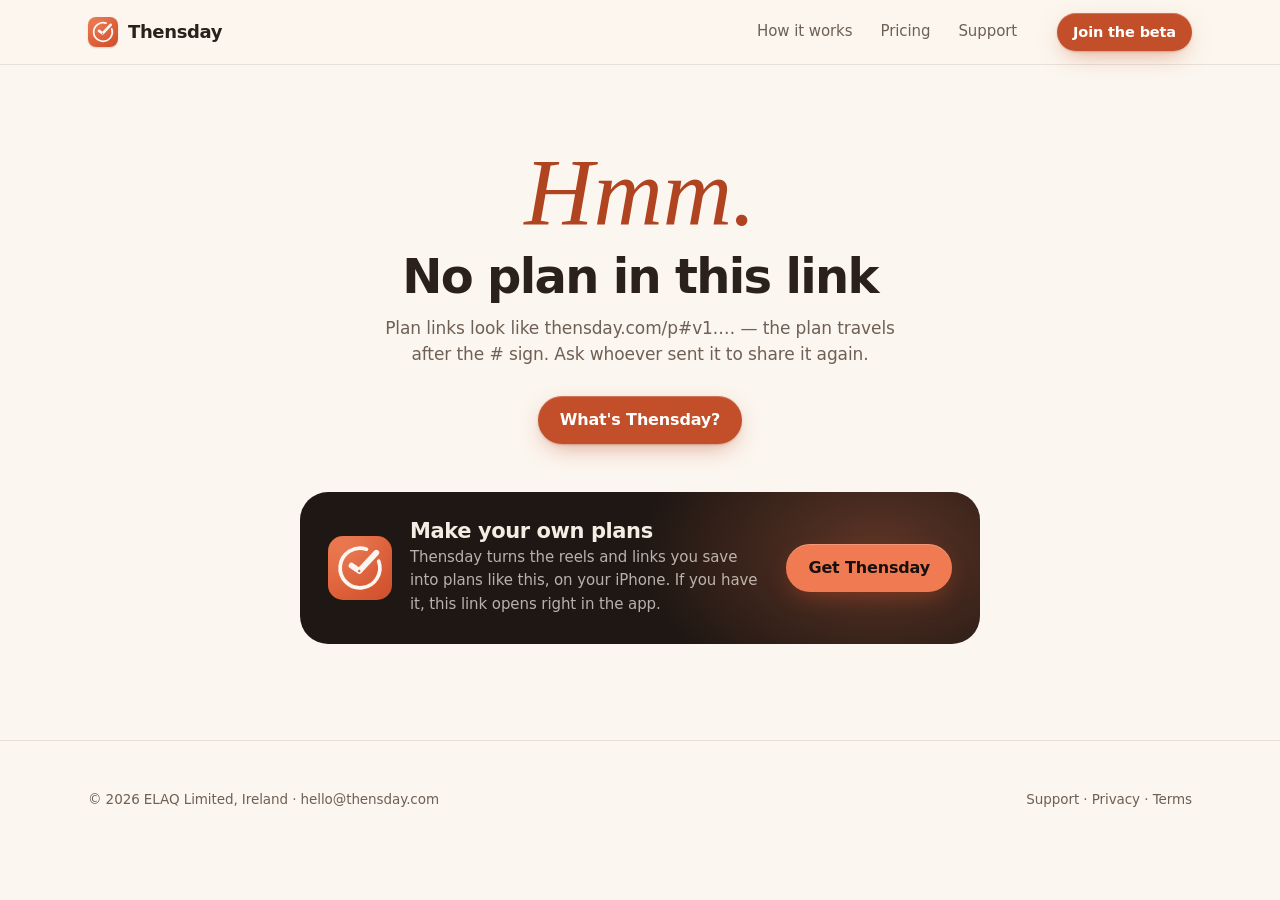
<file: p/index.html>
<!doctype html>
<!-- CONTACT_EMAIL = "hello@thensday.com" -->
<html lang="en">
<head>
<meta charset="utf-8">
<meta name="viewport" content="width=device-width, initial-scale=1">
<meta name="color-scheme" content="light dark">
<meta name="theme-color" content="#FBF6EF" media="(prefers-color-scheme: light)">
<meta name="theme-color" content="#16110E" media="(prefers-color-scheme: dark)">
<meta name="robots" content="noindex">
<meta name="description" content="A plan shared from Thensday. Open it to see the places and things in it.">
<title>Shared plan · Thensday</title>
<link rel="canonical" href="https://thensday.com/p/">
<meta property="og:title" content="Shared plan · Thensday">
<meta property="og:description" content="A plan shared from Thensday. Open it to see the places and things in it.">
<meta property="og:image" content="https://thensday.com/og-image.png">
<meta name="twitter:card" content="summary_large_image">
<link rel="icon" href="/icon.svg" type="image/svg+xml">
<link rel="icon" href="/favicon-32.png" type="image/png" sizes="32x32">
<link rel="apple-touch-icon" href="/apple-touch-icon.png">
<link rel="stylesheet" href="/style.css?v=5">
<meta name="referrer" content="no-referrer">
<link rel="modulepreload" href="/p/plan.js">
</head>
<body>
<a class="skip" href="#main">Skip to content</a>
<header class="nav scrolled"><div class="wrap nav-in">
  <a class="brand" href="/" aria-label="Thensday home"><img src="/icon.svg" alt="" width="30" height="30"><span>Thensday</span></a>
  <nav class="nav-links" aria-label="Primary"><a href="/#how">How it works</a><a href="/#pricing">Pricing</a><a href="/support.html">Support</a></nav>
  <a class="btn btn-sm" href="mailto:hello@thensday.com?subject=Thensday%20beta">Join the beta</a>
</div></header>
<svg width="0" height="0" style="position:absolute" aria-hidden="true">
  <symbol id="t-do" viewBox="0 0 24 24" fill="none" stroke="currentColor" stroke-width="2.2" stroke-linecap="round" stroke-linejoin="round"><circle cx="12" cy="12" r="8.5"/><path d="M8.5 12.2l2.4 2.4 4.6-5"/></symbol>
  <symbol id="t-buy" viewBox="0 0 24 24" fill="none" stroke="currentColor" stroke-width="2" stroke-linecap="round" stroke-linejoin="round"><path d="M5 8h14l-1 12H6L5 8zM9 8V6.5a3 3 0 0 1 6 0V8"/></symbol>
  <symbol id="t-go" viewBox="0 0 24 24" fill="none" stroke="currentColor" stroke-width="2" stroke-linecap="round" stroke-linejoin="round"><path d="M12 21s-7-6.1-7-11.5A7 7 0 0 1 19 9.5C19 14.9 12 21 12 21z"/><circle cx="12" cy="9.5" r="2.5"/></symbol>
  <symbol id="t-cook" viewBox="0 0 24 24" fill="none" stroke="currentColor" stroke-width="2" stroke-linecap="round"><path d="M7 3v8M5 3v5a2 2 0 0 0 4 0V3M7 11v10M16 3c-2 1-3 4-3 7h3v11"/></symbol>
  <symbol id="t-reachOut" viewBox="0 0 24 24" fill="none" stroke="currentColor" stroke-width="2" stroke-linecap="round" stroke-linejoin="round"><circle cx="10" cy="8" r="3.5"/><path d="M3.5 20a6.5 6.5 0 0 1 13 0M19 8v6M16 11h6"/></symbol>
  <symbol id="t-" viewBox="0 0 24 24" fill="none" stroke="currentColor" stroke-width="2" stroke-linecap="round" stroke-linejoin="round"><path d="M7 3.5h10a1 1 0 0 1 1 1V21l-6-4-6 4V4.5a1 1 0 0 1 1-1z"/></symbol>
  <symbol id="i-map" viewBox="0 0 24 24" fill="none" stroke="currentColor" stroke-width="2" stroke-linecap="round" stroke-linejoin="round"><path d="M9 4 3 6.5v13.5l6-2.5 6 2.5 6-2.5V4l-6 2.5L9 4zM9 4v13.5M15 6.5V20"/></symbol>
  <symbol id="i-link" viewBox="0 0 24 24" fill="none" stroke="currentColor" stroke-width="2" stroke-linecap="round" stroke-linejoin="round"><path d="M14 4h6v6M20 4l-9 9M18 14v5a1 1 0 0 1-1 1H5a1 1 0 0 1-1-1V7a1 1 0 0 1 1-1h5"/></symbol>
  <symbol id="i-cal" viewBox="0 0 24 24" fill="none" stroke="currentColor" stroke-width="2" stroke-linecap="round"><rect x="4" y="5" width="16" height="15" rx="3"/><path d="M4 10h16M8 3v4M16 3v4"/></symbol>
  <symbol id="i-lock" viewBox="0 0 24 24" fill="none" stroke="currentColor" stroke-width="2" stroke-linecap="round"><rect x="5" y="10.5" width="14" height="10" rx="2.5"/><path d="M8 10.5V8a4 4 0 0 1 8 0v2.5"/></symbol>
</svg>
<main id="main" class="wrap plan-page">
  <div id="loading" class="pv-head" aria-live="polite"><p class="pv-count">Opening the plan…</p></div>

  <article id="plan" hidden>
    <header class="pv-head">
      <p class="kicker">A plan shared from Thensday</p>
      <h1 id="pv-title"></h1>
      <p id="pv-when" class="pv-when" hidden><svg aria-hidden="true"><use href="#i-cal"/></svg><span></span></p>
      <p id="pv-count" class="pv-count"></p>
    </header>
    <ol id="pv-list" class="pv-list"></ol>
    <div class="pv-actions">
      <button class="btn btn-ghost" type="button" id="pv-copy">Copy as a list</button>
      <span class="copied" id="pv-copied" role="status" aria-live="polite"></span>
    </div>
    <p class="pv-private"><svg aria-hidden="true"><use href="#i-lock"/></svg>This plan lives inside the link. No server ever saw it.</p>
  </article>

  <div id="error" class="pv-error" hidden role="alert">
    <p class="big" aria-hidden="true">Hmm.</p>
    <h1 id="err-title">This plan link looks incomplete</h1>
    <p id="err-text">Some apps cut long links short. Ask whoever sent it to share it again, or copy the whole link into Safari.</p>
    <div class="pv-actions"><a class="btn" href="/">What's Thensday?</a></div>
  </div>

  <aside class="pv-get" aria-label="Get Thensday">
    <img src="/icon.svg" alt="" width="64" height="64">
    <div>
      <h2>Make your own plans</h2>
      <p>Thensday turns the reels and links you save into plans like this, on your iPhone. If you have it, this link opens right in the app.</p>
    </div>
    <a class="btn" href="/">Get Thensday</a>
  </aside>
</main>
<script type="module">
import { decodePlanHash, safeHttpURL, mapsURL, PlanLinkError } from '/p/plan.js';

const LABEL = { do: 'Do', buy: 'Buy', go: 'Go', cook: 'Cook', reachOut: 'Reach out', '': 'Saved' };
const $ = (id) => document.getElementById(id);
const el = (tag, cls, text) => { const e = document.createElement(tag); if (cls) e.className = cls; if (text != null) e.textContent = text; return e; };
const icon = (id) => {
  const ns = 'http://www.w3.org/2000/svg';
  const s = document.createElementNS(ns, 'svg'); s.setAttribute('aria-hidden', 'true');
  const u = document.createElementNS(ns, 'use'); u.setAttribute('href', '#' + id); s.appendChild(u); return s;
};
let current = null;

function linkBtn(href, iconId, label, sr) {
  const a = el('a'); a.href = href; a.rel = 'noopener noreferrer'; a.target = '_blank';
  a.appendChild(icon(iconId)); a.appendChild(el('span', null, label));
  if (sr) a.setAttribute('aria-label', sr);
  return a;
}

function render(plan) {
  current = plan;
  const title = plan.t || 'A shared plan';
  $('pv-title').textContent = title;
  document.title = title + ' · Thensday plan';
  const when = $('pv-when');
  if (plan.w) { when.querySelector('span').textContent = plan.w; when.hidden = false; } else when.hidden = true;
  const n = plan.i.length;
  $('pv-count').textContent = n === 0 ? 'No items in this plan yet.' : n === 1 ? '1 thing to do' : n + ' things to do';
  const list = $('pv-list'); list.replaceChildren();
  plan.i.forEach((it) => {
    const li = el('li', 'pv-item');
    const ic = el('span', 'pv-ic'); ic.appendChild(icon('t-' + it.y)); li.appendChild(ic);
    const body = el('div');
    body.appendChild(el('p', 'pv-type', LABEL[it.y] ?? 'Saved'));
    body.appendChild(el('h2', null, it.t || it.p || 'Untitled'));
    if (it.p && it.p !== it.t) body.appendChild(el('p', 'pv-place', it.p));
    if (it.n) body.appendChild(el('p', 'pv-note', it.n));
    const links = el('div', 'pv-links');
    if (it.p) links.appendChild(linkBtn(mapsURL(it.p), 'i-map', 'Open in Maps', 'Open ' + it.p + ' in Maps'));
    const u = safeHttpURL(it.u);
    if (u) links.appendChild(linkBtn(u.href, 'i-link', 'Original · ' + u.hostname.replace(/^www\./, ''), 'Open the original on ' + u.hostname));
    if (links.childElementCount) body.appendChild(links);
    li.appendChild(body); list.appendChild(li);
  });
  $('loading').hidden = true; $('error').hidden = true; $('plan').hidden = false;
}

function fail(err) {
  current = null;
  const missing = err instanceof PlanLinkError && err.message === 'missing';
  const unsupported = err instanceof PlanLinkError && err.message === 'unsupported browser';
  const newer = err instanceof PlanLinkError && err.message === 'unsupported version';
  $('err-title').textContent = missing ? 'No plan in this link' : unsupported ? 'Your browser is a little old for this' : newer ? 'This plan needs a newer page' : 'This plan link looks incomplete';
  $('err-text').textContent = missing
    ? 'Plan links look like thensday.com/p#v1.… — the plan travels after the # sign. Ask whoever sent it to share it again.'
    : unsupported ? 'Open this link in an up-to-date Safari, Chrome or Firefox to see the plan.'
    : newer ? 'It was made with a newer version of Thensday. Reload the page, or open the link on an iPhone with Thensday.'
    : 'Some apps cut long links short. Ask whoever sent it to share it again, or copy the whole link into Safari.';
  document.title = 'Shared plan · Thensday';
  $('loading').hidden = true; $('plan').hidden = true; $('error').hidden = false;
}

async function load() {
  try { render(await decodePlanHash(location.hash)); } catch (e) { fail(e); }
}

$('pv-copy').addEventListener('click', async () => {
  if (!current) return;
  const lines = [(current.t || 'Plan') + (current.w ? ' (' + current.w + ')' : '')];
  current.i.forEach((it) => {
    let line = '• ' + (it.t || it.p);
    if (it.p && it.p !== it.t) line += ' — ' + it.p;
    if (it.n) line += ' (' + it.n + ')';
    if (safeHttpURL(it.u)) line += ' ' + it.u;
    lines.push(line);
  });
  const out = $('pv-copied');
  try { await navigator.clipboard.writeText(lines.join('\n')); out.textContent = 'Copied'; }
  catch { out.textContent = 'Copy not available here'; }
  setTimeout(() => { out.textContent = ''; }, 2200);
});
window.addEventListener('hashchange', load);
load();
</script>
<noscript><p class="wrap center" style="color:var(--muted)">Turn on JavaScript to see this plan. It's decoded in your browser; nothing is sent anywhere.</p></noscript>
<footer class="foot"><div class="wrap">
  <div class="foot-base" style="margin-top:0;padding-top:0;border-top:0">
    <span>&copy; 2026 ELAQ Limited, Ireland · <a href="mailto:hello@thensday.com">hello@thensday.com</a></span>
    <span><a href="/support.html">Support</a> · <a href="/privacy.html">Privacy</a> · <a href="/terms.html">Terms</a></span>
  </div>
</div></footer>
</body>
</html>
</file>
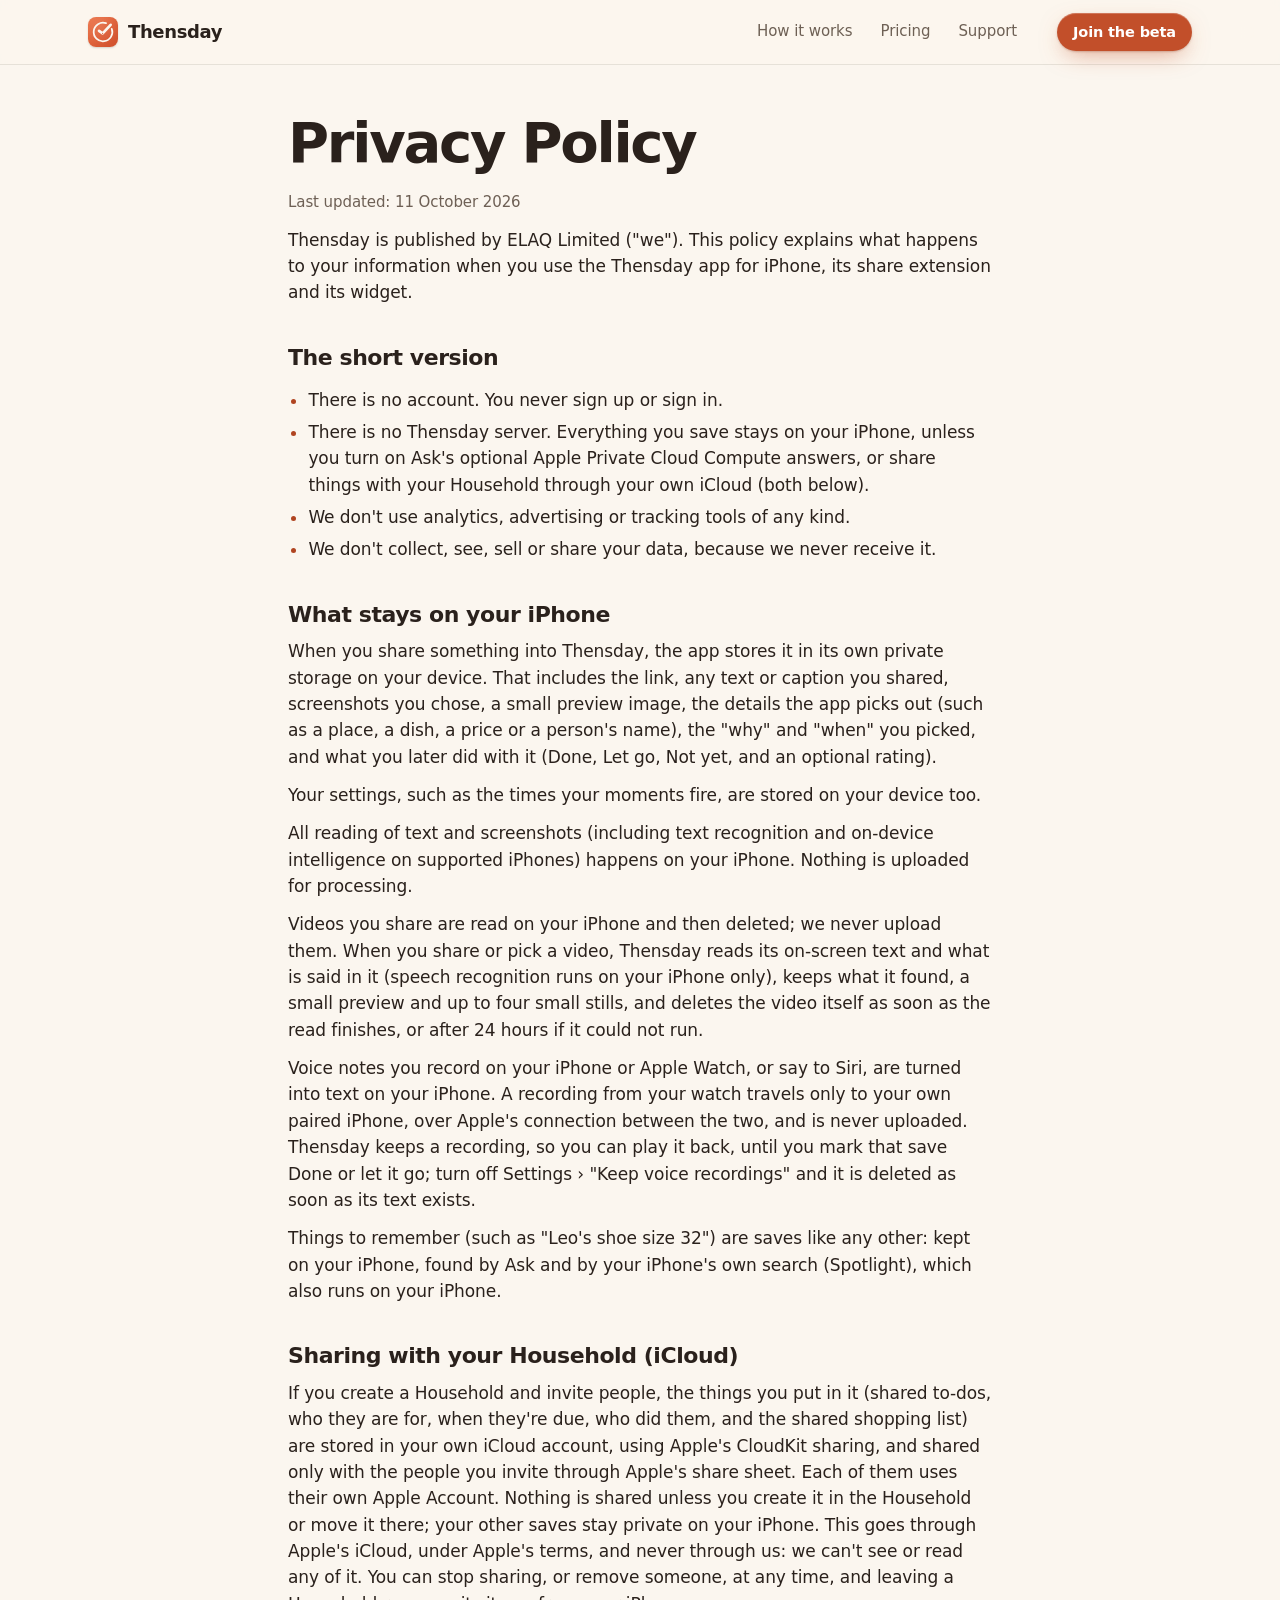
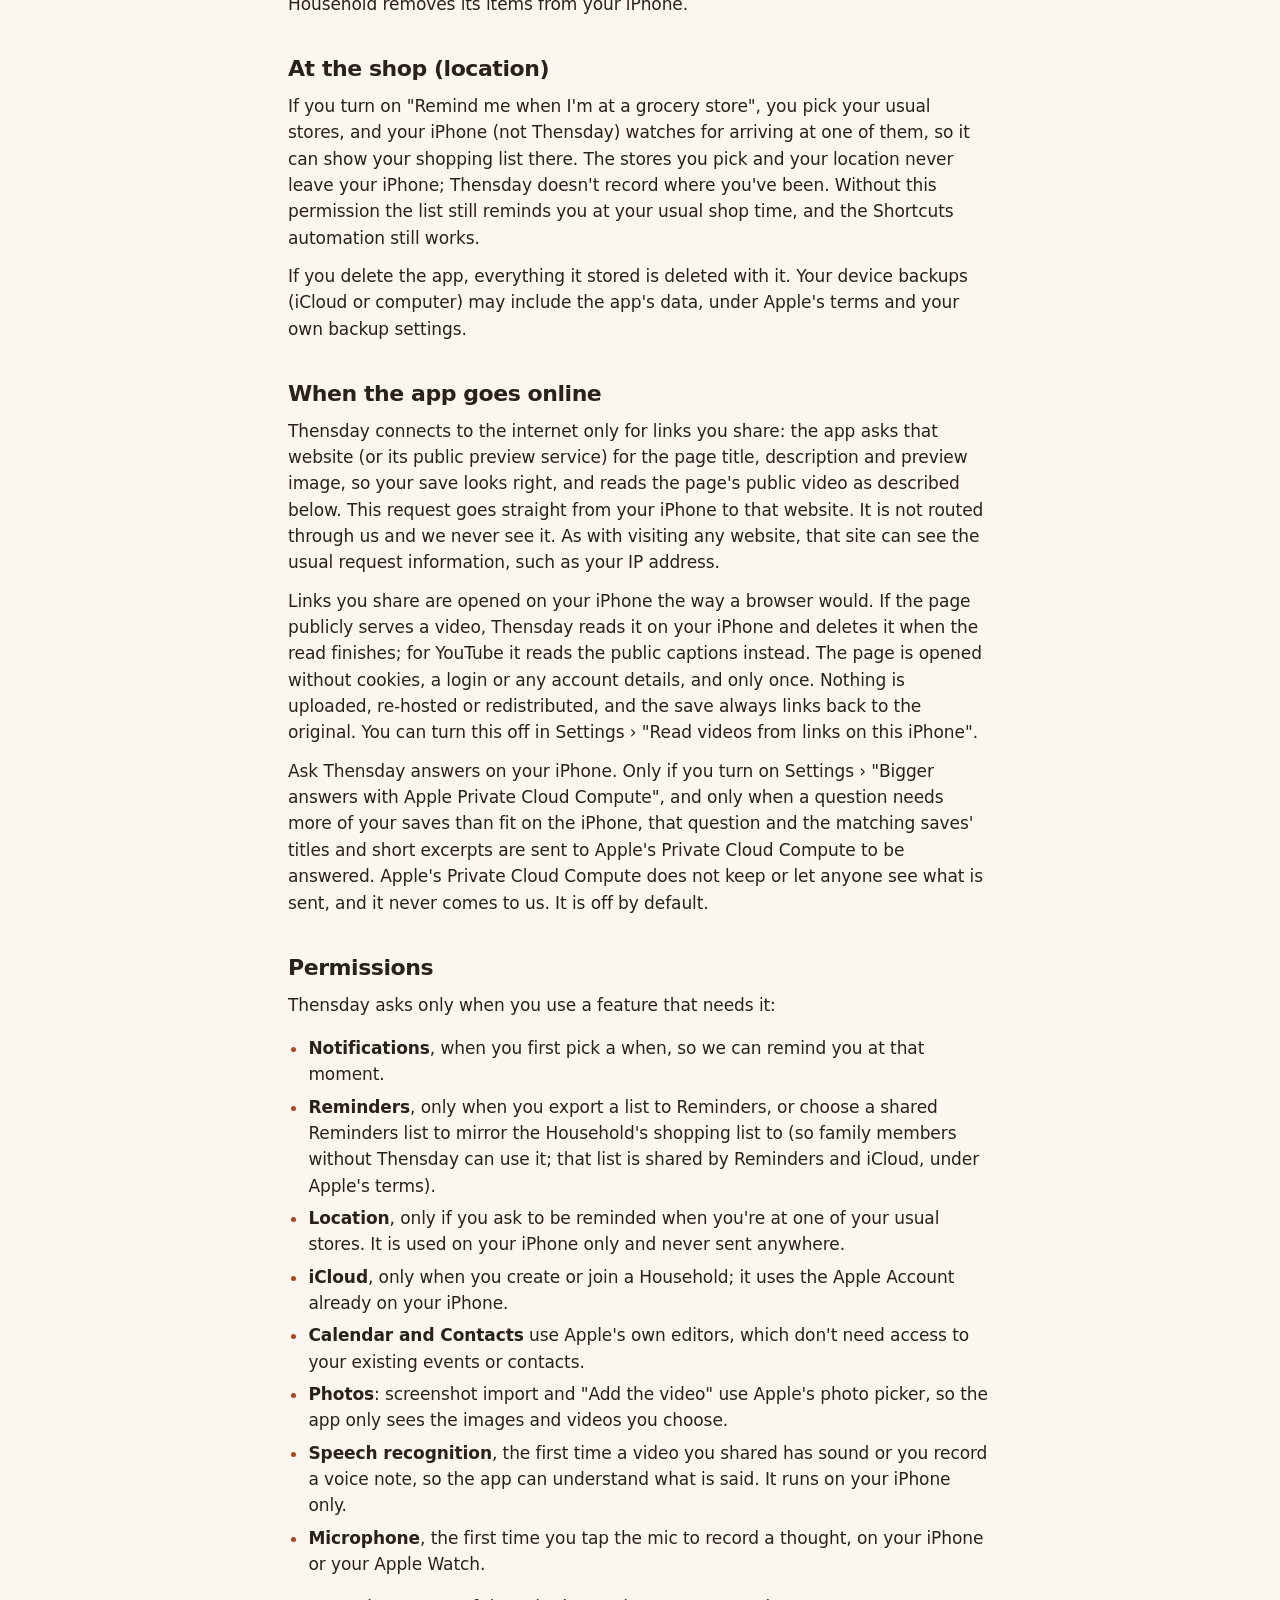
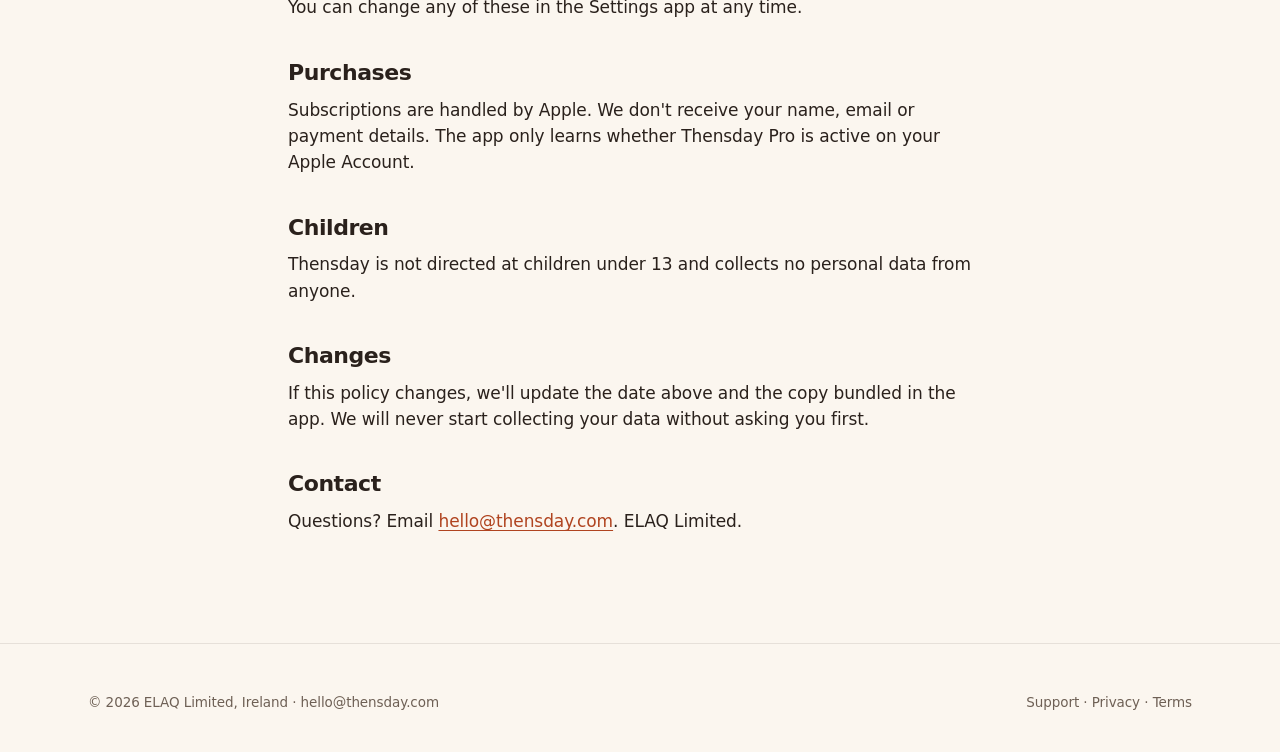
<file: privacy.html>
<!doctype html>
<!-- CONTACT_EMAIL = "hello@thensday.com" -->
<!-- Generated by build.py from privacy.md. Edit the .md, then run python3 build.py. -->
<html lang="en">
<head>
<meta charset="utf-8">
<meta name="viewport" content="width=device-width, initial-scale=1">
<meta name="color-scheme" content="light dark">
<meta name="theme-color" content="#FBF6EF" media="(prefers-color-scheme: light)">
<meta name="theme-color" content="#16110E" media="(prefers-color-scheme: dark)">
<meta name="description" content="Thensday keeps everything on your iPhone. No account, no server, no analytics.">
<title>Privacy Policy · Thensday</title>
<link rel="canonical" href="https://thensday.com/privacy.html">
<meta property="og:title" content="Privacy Policy · Thensday">
<meta property="og:description" content="Thensday keeps everything on your iPhone. No account, no server, no analytics.">
<meta property="og:image" content="https://thensday.com/og-image.png">
<meta name="twitter:card" content="summary_large_image">
<link rel="icon" href="/icon.svg" type="image/svg+xml">
<link rel="icon" href="/favicon-32.png" type="image/png" sizes="32x32">
<link rel="apple-touch-icon" href="/apple-touch-icon.png">
<link rel="stylesheet" href="/style.css?v=5">
</head>
<body>
<a class="skip" href="#main">Skip to content</a>
<header class="nav scrolled"><div class="wrap nav-in">
  <a class="brand" href="/" aria-label="Thensday home"><img src="/icon.svg" alt="" width="30" height="30"><span>Thensday</span></a>
  <nav class="nav-links" aria-label="Primary"><a href="/#how">How it works</a><a href="/#pricing">Pricing</a><a href="/support.html">Support</a></nav>
  <a class="btn btn-sm" href="mailto:hello@thensday.com?subject=Thensday%20beta">Join the beta</a>
</div></header>
<main id="main" class="wrap narrow prose">
<h1>Privacy Policy</h1>
<p class="updated">Last updated: 11 October 2026</p>
<p>Thensday is published by ELAQ Limited ("we"). This policy explains what happens to your information when you use the Thensday app for iPhone, its share extension and its widget.</p>
<h2>The short version</h2>
<ul>
<li>There is no account. You never sign up or sign in.</li>
<li>There is no Thensday server. Everything you save stays on your iPhone, unless you turn on Ask's optional Apple Private Cloud Compute answers, or share things with your Household through your own iCloud (both below).</li>
<li>We don't use analytics, advertising or tracking tools of any kind.</li>
<li>We don't collect, see, sell or share your data, because we never receive it.</li>
</ul>
<h2>What stays on your iPhone</h2>
<p>When you share something into Thensday, the app stores it in its own private storage on your device. That includes the link, any text or caption you shared, screenshots you chose, a small preview image, the details the app picks out (such as a place, a dish, a price or a person's name), the "why" and "when" you picked, and what you later did with it (Done, Let go, Not yet, and an optional rating).</p>
<p>Your settings, such as the times your moments fire, are stored on your device too.</p>
<p>All reading of text and screenshots (including text recognition and on-device intelligence on supported iPhones) happens on your iPhone. Nothing is uploaded for processing.</p>
<p>Videos you share are read on your iPhone and then deleted; we never upload them. When you share or pick a video, Thensday reads its on-screen text and what is said in it (speech recognition runs on your iPhone only), keeps what it found, a small preview and up to four small stills, and deletes the video itself as soon as the read finishes, or after 24 hours if it could not run.</p>
<p>Voice notes you record on your iPhone or Apple Watch, or say to Siri, are turned into text on your iPhone. A recording from your watch travels only to your own paired iPhone, over Apple's connection between the two, and is never uploaded. Thensday keeps a recording, so you can play it back, until you mark that save Done or let it go; turn off Settings › "Keep voice recordings" and it is deleted as soon as its text exists.</p>
<p>Things to remember (such as "Leo's shoe size 32") are saves like any other: kept on your iPhone, found by Ask and by your iPhone's own search (Spotlight), which also runs on your iPhone.</p>
<h2>Sharing with your Household (iCloud)</h2>
<p>If you create a Household and invite people, the things you put in it (shared to-dos, who they are for, when they're due, who did them, and the shared shopping list) are stored in your own iCloud account, using Apple's CloudKit sharing, and shared only with the people you invite through Apple's share sheet. Each of them uses their own Apple Account. Nothing is shared unless you create it in the Household or move it there; your other saves stay private on your iPhone. This goes through Apple's iCloud, under Apple's terms, and never through us: we can't see or read any of it. You can stop sharing, or remove someone, at any time, and leaving a Household removes its items from your iPhone.</p>
<h2>At the shop (location)</h2>
<p>If you turn on "Remind me when I'm at a grocery store", you pick your usual stores, and your iPhone (not Thensday) watches for arriving at one of them, so it can show your shopping list there. The stores you pick and your location never leave your iPhone; Thensday doesn't record where you've been. Without this permission the list still reminds you at your usual shop time, and the Shortcuts automation still works.</p>
<p>If you delete the app, everything it stored is deleted with it. Your device backups (iCloud or computer) may include the app's data, under Apple's terms and your own backup settings.</p>
<h2>When the app goes online</h2>
<p>Thensday connects to the internet only for links you share: the app asks that website (or its public preview service) for the page title, description and preview image, so your save looks right, and reads the page's public video as described below. This request goes straight from your iPhone to that website. It is not routed through us and we never see it. As with visiting any website, that site can see the usual request information, such as your IP address.</p>
<p>Links you share are opened on your iPhone the way a browser would. If the page publicly serves a video, Thensday reads it on your iPhone and deletes it when the read finishes; for YouTube it reads the public captions instead. The page is opened without cookies, a login or any account details, and only once. Nothing is uploaded, re-hosted or redistributed, and the save always links back to the original. You can turn this off in Settings › "Read videos from links on this iPhone".</p>
<p>Ask Thensday answers on your iPhone. Only if you turn on Settings › "Bigger answers with Apple Private Cloud Compute", and only when a question needs more of your saves than fit on the iPhone, that question and the matching saves' titles and short excerpts are sent to Apple's Private Cloud Compute to be answered. Apple's Private Cloud Compute does not keep or let anyone see what is sent, and it never comes to us. It is off by default.</p>
<h2>Permissions</h2>
<p>Thensday asks only when you use a feature that needs it:</p>
<ul>
<li><strong>Notifications</strong>, when you first pick a when, so we can remind you at that moment.</li>
<li><strong>Reminders</strong>, only when you export a list to Reminders, or choose a shared Reminders list to mirror the Household's shopping list to (so family members without Thensday can use it; that list is shared by Reminders and iCloud, under Apple's terms).</li>
<li><strong>Location</strong>, only if you ask to be reminded when you're at one of your usual stores. It is used on your iPhone only and never sent anywhere.</li>
<li><strong>iCloud</strong>, only when you create or join a Household; it uses the Apple Account already on your iPhone.</li>
<li><strong>Calendar and Contacts</strong> use Apple's own editors, which don't need access to your existing events or contacts.</li>
<li><strong>Photos</strong>: screenshot import and "Add the video" use Apple's photo picker, so the app only sees the images and videos you choose.</li>
<li><strong>Speech recognition</strong>, the first time a video you shared has sound or you record a voice note, so the app can understand what is said. It runs on your iPhone only.</li>
<li><strong>Microphone</strong>, the first time you tap the mic to record a thought, on your iPhone or your Apple Watch.</li>
</ul>
<p>You can change any of these in the Settings app at any time.</p>
<h2>Purchases</h2>
<p>Subscriptions are handled by Apple. We don't receive your name, email or payment details. The app only learns whether Thensday Pro is active on your Apple Account.</p>
<h2>Children</h2>
<p>Thensday is not directed at children under 13 and collects no personal data from anyone.</p>
<h2>Changes</h2>
<p>If this policy changes, we'll update the date above and the copy bundled in the app. We will never start collecting your data without asking you first.</p>
<h2>Contact</h2>
<p>Questions? Email <a href="mailto:hello@thensday.com">hello@thensday.com</a>. ELAQ Limited.</p>
</main>
<footer class="foot"><div class="wrap">
  <div class="foot-base" style="margin-top:0;padding-top:0;border-top:0">
    <span>&copy; 2026 ELAQ Limited, Ireland · <a href="mailto:hello@thensday.com">hello@thensday.com</a></span>
    <span><a href="/support.html">Support</a> · <a href="/privacy.html">Privacy</a> · <a href="/terms.html">Terms</a></span>
  </div>
</div></footer>
</body>
</html>
</file>
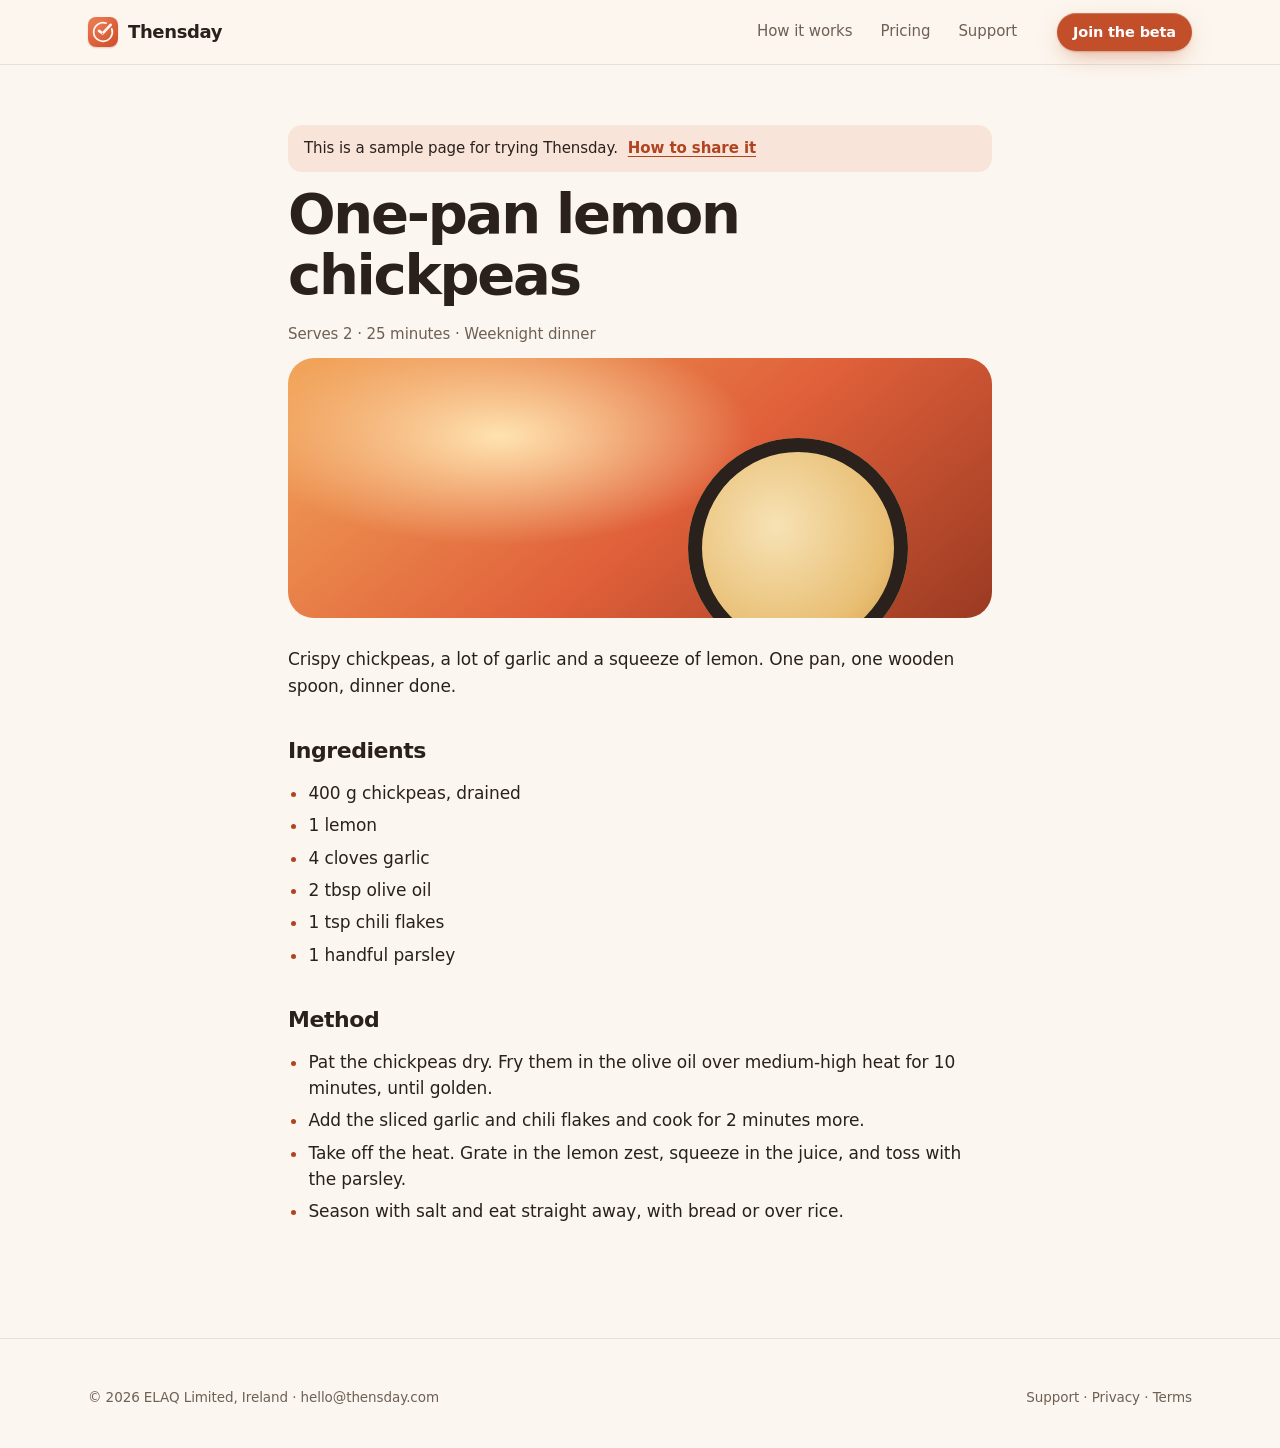
<file: sample.html>
<!doctype html>
<!-- CONTACT_EMAIL = "hello@thensday.com" -->
<html lang="en">
<head>
<meta charset="utf-8">
<meta name="viewport" content="width=device-width, initial-scale=1">
<meta name="color-scheme" content="light dark">
<meta name="theme-color" content="#FBF6EF" media="(prefers-color-scheme: light)">
<meta name="theme-color" content="#16110E" media="(prefers-color-scheme: dark)">
<meta name="robots" content="noindex">
<meta name="description" content="One-pan lemon chickpeas for 2 in 25 minutes. Ingredients: 400 g chickpeas, 1 lemon, 4 cloves garlic, 2 tbsp olive oil, 1 tsp chili flakes, 1 handful parsley.">
<title>One-pan lemon chickpeas · A Thensday sample recipe</title>
<link rel="canonical" href="https://thensday.com/sample.html">
<meta property="og:title" content="One-pan lemon chickpeas">
<meta property="og:description" content="One-pan lemon chickpeas for 2 in 25 minutes. Ingredients: 400 g chickpeas, 1 lemon, 4 cloves garlic, 2 tbsp olive oil, 1 tsp chili flakes, 1 handful parsley.">
<meta property="og:image" content="https://thensday.com/og-image.png">
<meta property="og:type" content="article">
<meta property="og:site_name" content="Thensday">
<meta name="twitter:card" content="summary_large_image">
<link rel="icon" href="/icon.svg" type="image/svg+xml">
<link rel="icon" href="/favicon-32.png" type="image/png" sizes="32x32">
<link rel="apple-touch-icon" href="/apple-touch-icon.png">
<link rel="stylesheet" href="/style.css?v=5">
<script type="application/ld+json">{"@context":"https://schema.org","@type":"Recipe","name":"One-pan lemon chickpeas","recipeYield":"2","totalTime":"PT25M","recipeIngredient":["400 g chickpeas","1 lemon","4 cloves garlic","2 tbsp olive oil","1 tsp chili flakes","1 handful parsley"]}</script>
</head>
<body>
<a class="skip" href="#main">Skip to content</a>
<header class="nav scrolled"><div class="wrap nav-in">
  <a class="brand" href="/" aria-label="Thensday home"><img src="/icon.svg" alt="" width="30" height="30"><span>Thensday</span></a>
  <nav class="nav-links" aria-label="Primary"><a href="/#how">How it works</a><a href="/#pricing">Pricing</a><a href="/support.html">Support</a></nav>
  <a class="btn btn-sm" href="mailto:hello@thensday.com?subject=Thensday%20beta">Join the beta</a>
</div></header>
<main id="main" class="wrap narrow prose">
  <p class="sample-banner">This is a sample page for trying Thensday. <a href="/try.html">How to share it</a></p>
  <h1>One-pan lemon chickpeas</h1>
  <p class="updated">Serves 2 · 25 minutes · Weeknight dinner</p>
  <div class="recipe-hero" role="img" aria-label="Illustration of a pan of golden lemon chickpeas"></div>
  <p>Crispy chickpeas, a lot of garlic and a squeeze of lemon. One pan, one wooden spoon, dinner done.</p>
  <h2>Ingredients</h2>
  <ul>
    <li>400 g chickpeas, drained</li>
    <li>1 lemon</li>
    <li>4 cloves garlic</li>
    <li>2 tbsp olive oil</li>
    <li>1 tsp chili flakes</li>
    <li>1 handful parsley</li>
  </ul>
  <h2>Method</h2>
  <ul>
    <li>Pat the chickpeas dry. Fry them in the olive oil over medium-high heat for 10 minutes, until golden.</li>
    <li>Add the sliced garlic and chili flakes and cook for 2 minutes more.</li>
    <li>Take off the heat. Grate in the lemon zest, squeeze in the juice, and toss with the parsley.</li>
    <li>Season with salt and eat straight away, with bread or over rice.</li>
  </ul>
</main>
<footer class="foot"><div class="wrap">
  <div class="foot-base" style="margin-top:0;padding-top:0;border-top:0">
    <span>&copy; 2026 ELAQ Limited, Ireland · <a href="mailto:hello@thensday.com">hello@thensday.com</a></span>
    <span><a href="/support.html">Support</a> · <a href="/privacy.html">Privacy</a> · <a href="/terms.html">Terms</a></span>
  </div>
</div></footer>
</body>
</html>
</file>
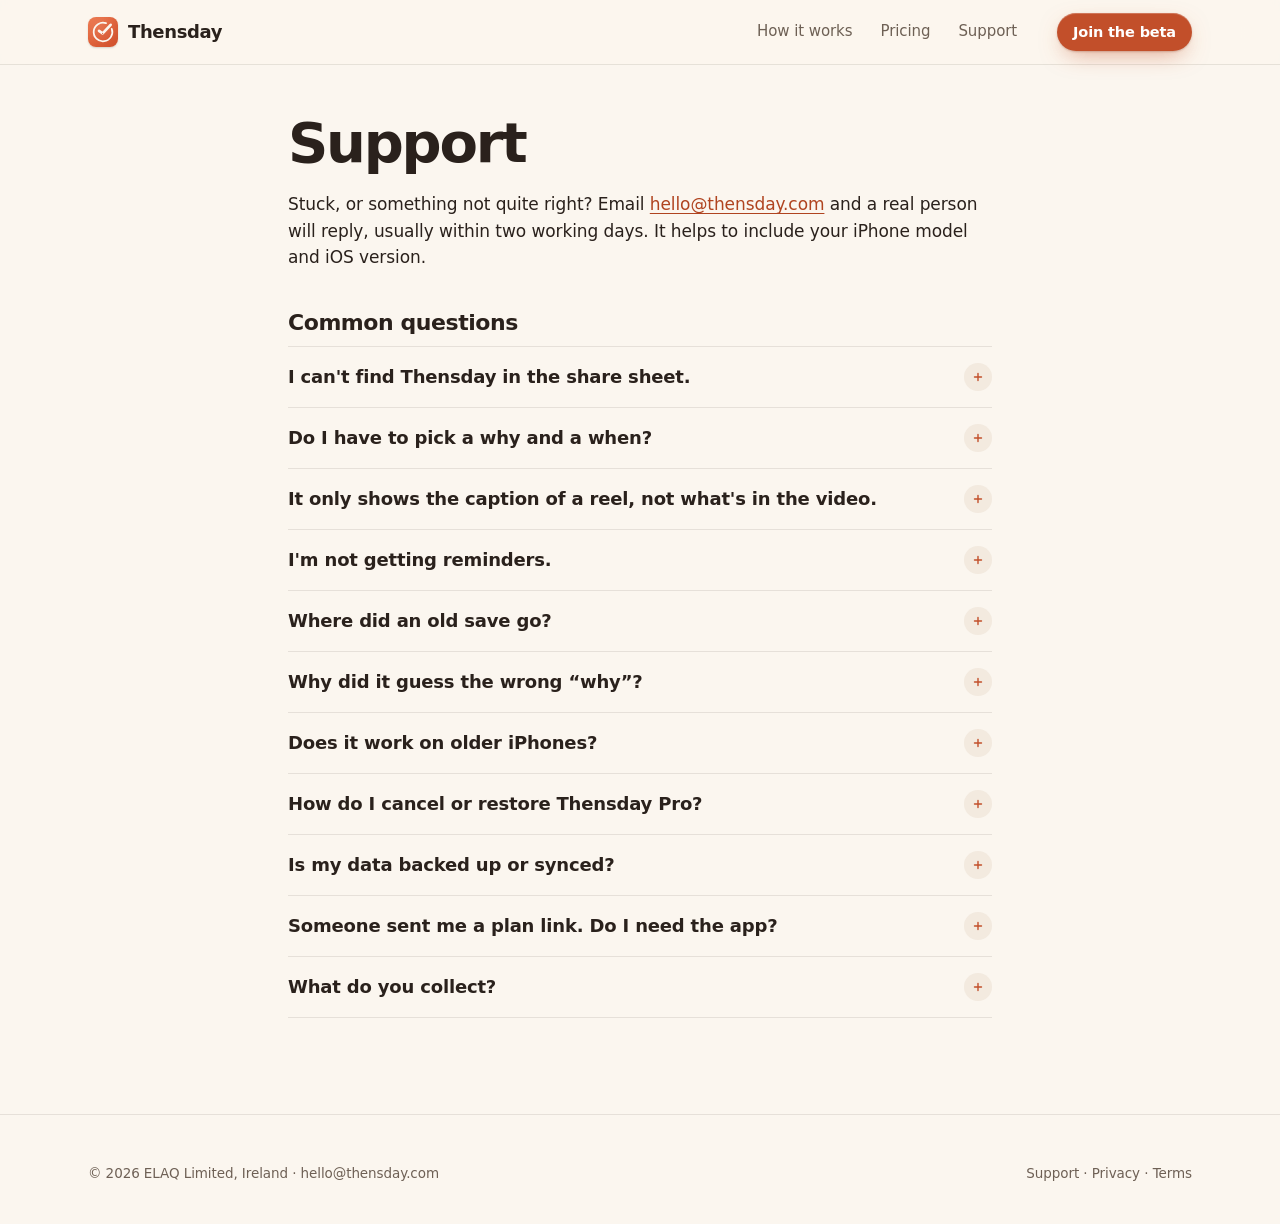
<file: support.html>
<!doctype html>
<!-- CONTACT_EMAIL = "hello@thensday.com" -->
<html lang="en">
<head>
<meta charset="utf-8">
<meta name="viewport" content="width=device-width, initial-scale=1">
<meta name="color-scheme" content="light dark">
<meta name="theme-color" content="#FBF6EF" media="(prefers-color-scheme: light)">
<meta name="theme-color" content="#16110E" media="(prefers-color-scheme: dark)">
<meta name="description" content="Help with Thensday: sharing, reminders, subscriptions and privacy.">
<title>Support · Thensday</title>
<link rel="canonical" href="https://thensday.com/support.html">
<meta property="og:title" content="Support · Thensday">
<meta property="og:description" content="Help with Thensday: sharing, reminders, subscriptions and privacy.">
<meta property="og:image" content="https://thensday.com/og-image.png">
<meta name="twitter:card" content="summary_large_image">
<link rel="icon" href="/icon.svg" type="image/svg+xml">
<link rel="icon" href="/favicon-32.png" type="image/png" sizes="32x32">
<link rel="apple-touch-icon" href="/apple-touch-icon.png">
<link rel="stylesheet" href="/style.css?v=5">
</head>
<body>
<a class="skip" href="#main">Skip to content</a>
<header class="nav scrolled"><div class="wrap nav-in">
  <a class="brand" href="/" aria-label="Thensday home"><img src="/icon.svg" alt="" width="30" height="30"><span>Thensday</span></a>
  <nav class="nav-links" aria-label="Primary"><a href="/#how">How it works</a><a href="/#pricing">Pricing</a><a href="/support.html">Support</a></nav>
  <a class="btn btn-sm" href="mailto:hello@thensday.com?subject=Thensday%20beta">Join the beta</a>
</div></header>
<main id="main" class="wrap narrow prose">
  <h1>Support</h1>
  <p>Stuck, or something not quite right? Email <a href="mailto:hello@thensday.com">hello@thensday.com</a> and a real person will reply, usually within two working days. It helps to include your iPhone model and iOS version.</p>

  <h2>Common questions</h2>
  <div class="faq" style="margin-top:12px">
  <details>
    <summary>I can't find Thensday in the share sheet.</summary>
    <p>Tap Share in any app, scroll the row of apps to the end and tap More. Find Thensday, switch it on, and drag it near the front so it's one tap next time. <a href="/try.html">Try a share</a> walks you through it.</p>
  </details>
  <details>
    <summary>Do I have to pick a why and a when?</summary>
    <p>No. Both are optional. Tap Save and you're done. You can add a when later from the card.</p>
  </details>
  <details>
    <summary>It only shows the caption of a reel, not what's in the video.</summary>
    <p>Some pages are private or behind a login, so the video isn't publicly available to your iPhone. Save the video in that app (or screen-record it), then tap “Add the video” on the card. Thensday reads it on your iPhone and deletes its copy when it's done.</p>
  </details>
  <details>
    <summary>I'm not getting reminders.</summary>
    <p>Check Settings &gt; Notifications &gt; Thensday is allowed, and that a Focus isn't hiding it. You can change when Tonight, This weekend and Next shop fire in Thensday's settings. Someday never sends a notification, on purpose.</p>
  </details>
  <details>
    <summary>Where did an old save go?</summary>
    <p>Saves you haven't touched for 30 days move to Faded, at the bottom of the home screen. Nothing is deleted. Tap one to bring it back.</p>
  </details>
  <details>
    <summary>Why did it guess the wrong “why”?</summary>
    <p>Thensday only pre-selects when it's fairly sure, and your choice always wins. Tap a different chip and it's fixed.</p>
  </details>
  <details>
    <summary>Does it work on older iPhones?</summary>
    <p>Yes, on iOS 18 and later. Newer iPhones use Apple's on-device intelligence to read saves; every other iPhone uses a built-in rules engine. Everything works on both.</p>
  </details>
  <details>
    <summary>How do I cancel or restore Thensday Pro?</summary>
    <p>Cancel in the Settings app: tap your name, then Subscriptions, then Thensday. To restore on a new iPhone, open Thensday's settings and tap Restore Purchases. Refunds are handled by Apple at <a href="https://reportaproblem.apple.com">reportaproblem.apple.com</a>.</p>
  </details>
  <details>
    <summary>Is my data backed up or synced?</summary>
    <p>Saves live on your iPhone and are included in your normal iPhone backup. There's no account and no Thensday server, so there's no sync between devices yet. You can export to CSV with Pro.</p>
  </details>
  <details>
    <summary>Someone sent me a plan link. Do I need the app?</summary>
    <p>No. Plan links open in any browser. If you have Thensday, the same link opens straight in the app so you can add the plan to your saves. The plan travels inside the link itself, so no server ever sees it.</p>
  </details>
  <details>
    <summary>What do you collect?</summary>
    <p>Nothing. No account, no analytics, no tracking. See the <a href="/privacy.html">privacy policy</a>.</p>
  </details>
  </div>
</main>
<footer class="foot"><div class="wrap">
  <div class="foot-base" style="margin-top:0;padding-top:0;border-top:0">
    <span>&copy; 2026 ELAQ Limited, Ireland · <a href="mailto:hello@thensday.com">hello@thensday.com</a></span>
    <span><a href="/support.html">Support</a> · <a href="/privacy.html">Privacy</a> · <a href="/terms.html">Terms</a></span>
  </div>
</div></footer>
</body>
</html>
</file>
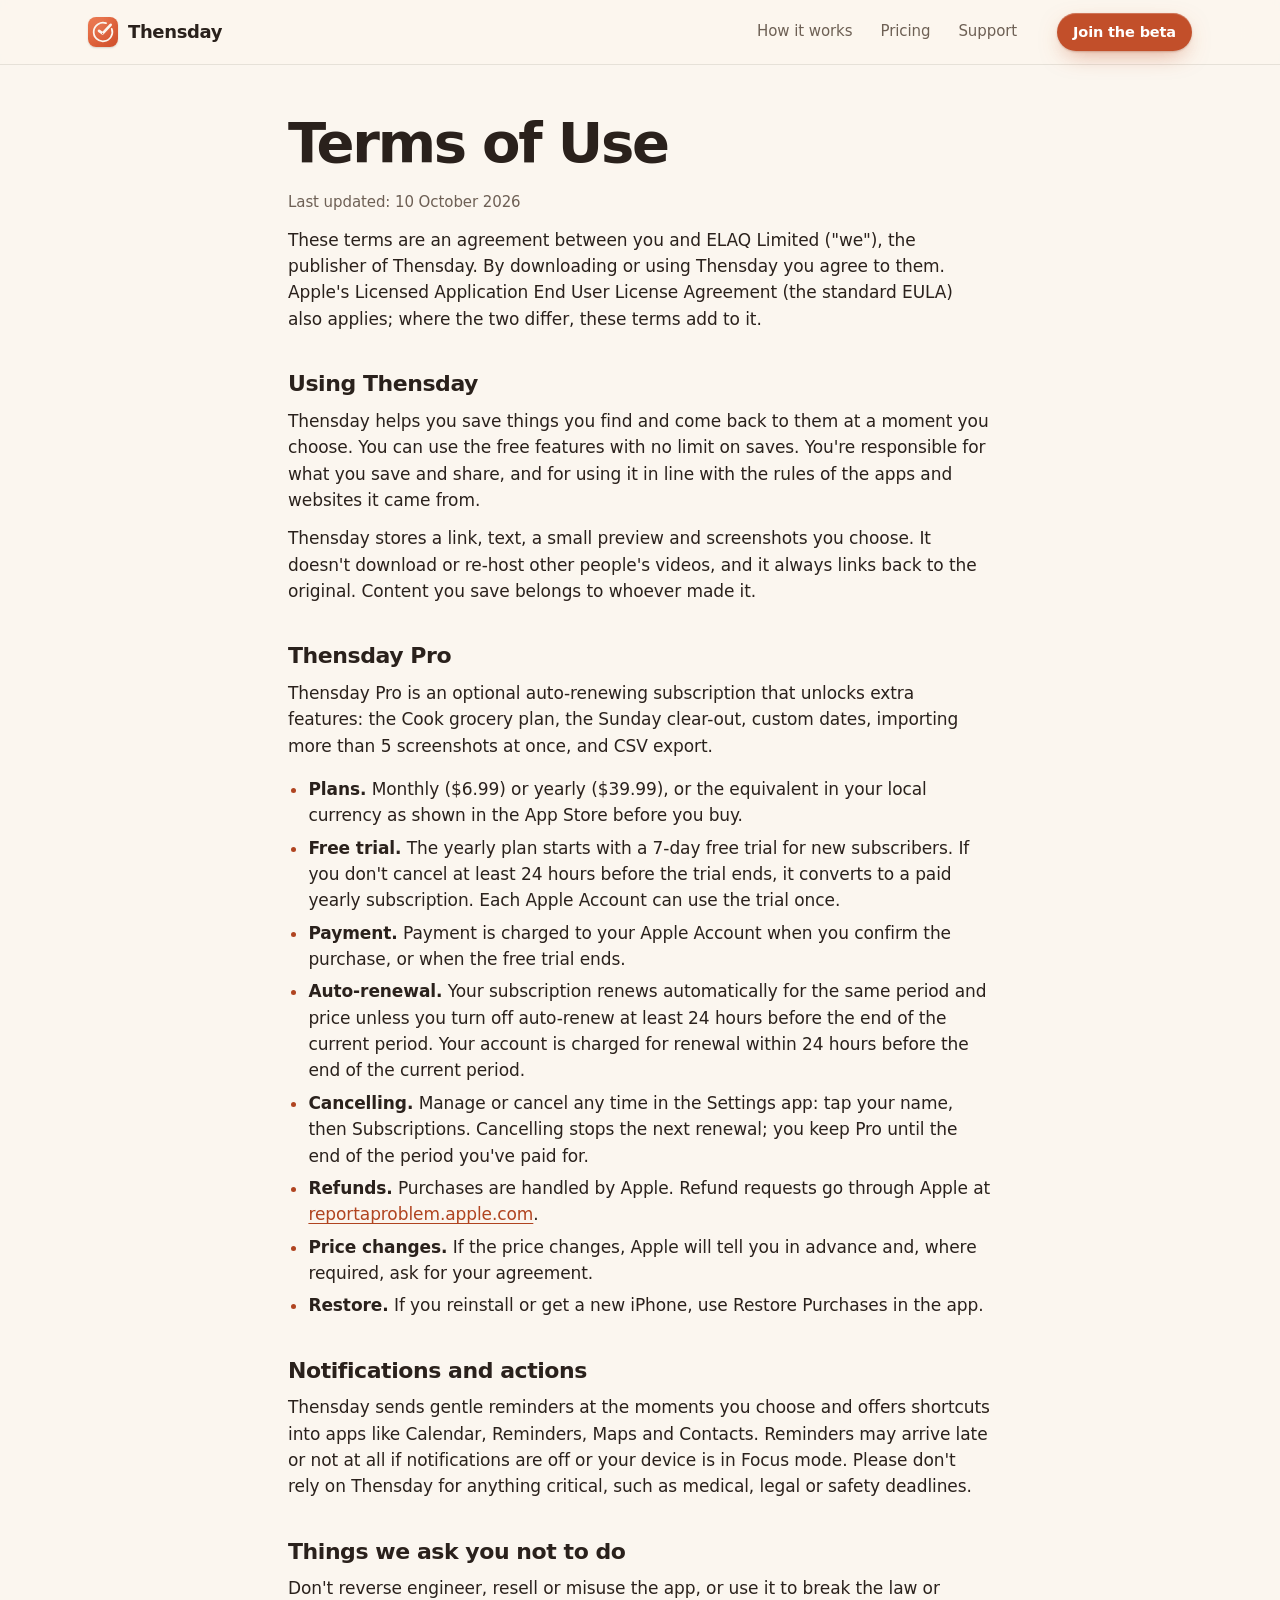
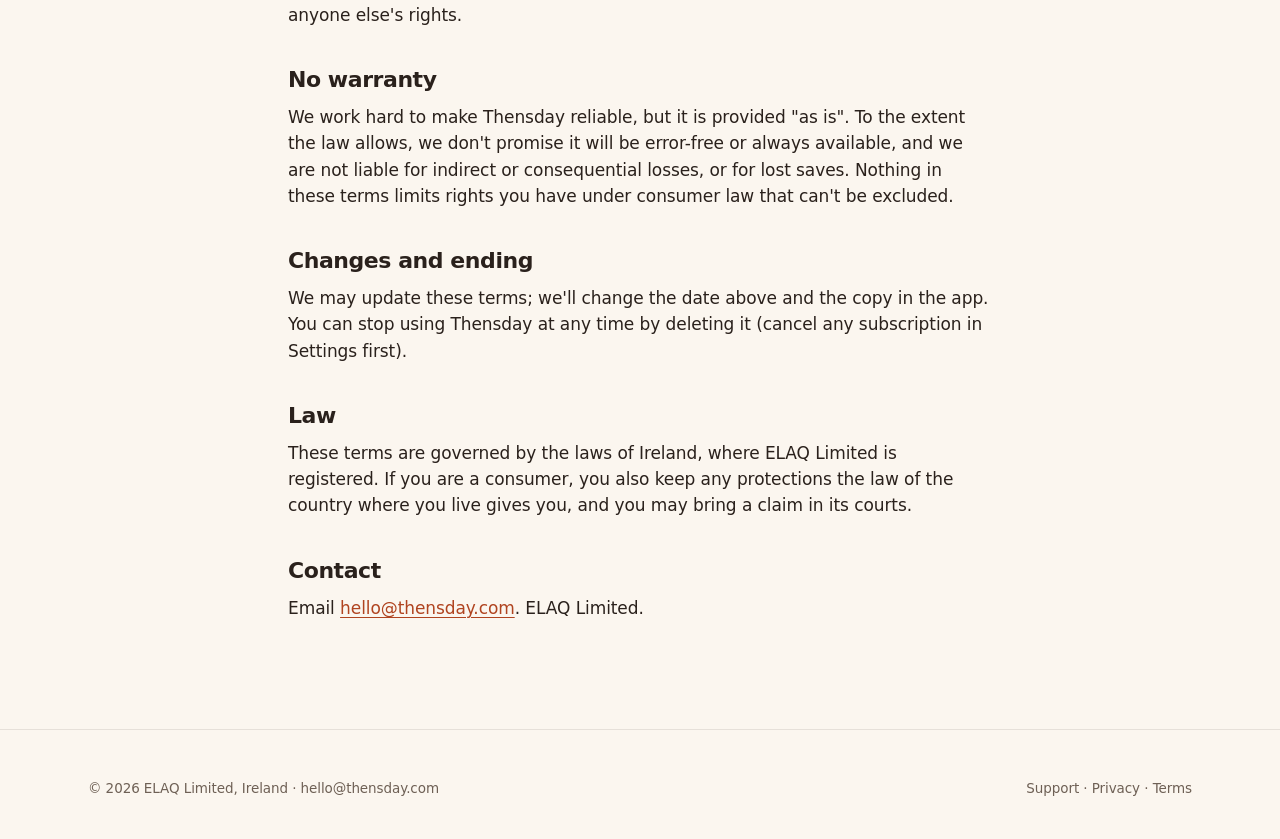
<file: terms.html>
<!doctype html>
<!-- CONTACT_EMAIL = "hello@thensday.com" -->
<!-- Generated by build.py from terms.md. Edit the .md, then run python3 build.py. -->
<html lang="en">
<head>
<meta charset="utf-8">
<meta name="viewport" content="width=device-width, initial-scale=1">
<meta name="color-scheme" content="light dark">
<meta name="theme-color" content="#FBF6EF" media="(prefers-color-scheme: light)">
<meta name="theme-color" content="#16110E" media="(prefers-color-scheme: dark)">
<meta name="description" content="Terms of use and subscription terms for Thensday.">
<title>Terms of Use · Thensday</title>
<link rel="canonical" href="https://thensday.com/terms.html">
<meta property="og:title" content="Terms of Use · Thensday">
<meta property="og:description" content="Terms of use and subscription terms for Thensday.">
<meta property="og:image" content="https://thensday.com/og-image.png">
<meta name="twitter:card" content="summary_large_image">
<link rel="icon" href="/icon.svg" type="image/svg+xml">
<link rel="icon" href="/favicon-32.png" type="image/png" sizes="32x32">
<link rel="apple-touch-icon" href="/apple-touch-icon.png">
<link rel="stylesheet" href="/style.css?v=5">
</head>
<body>
<a class="skip" href="#main">Skip to content</a>
<header class="nav scrolled"><div class="wrap nav-in">
  <a class="brand" href="/" aria-label="Thensday home"><img src="/icon.svg" alt="" width="30" height="30"><span>Thensday</span></a>
  <nav class="nav-links" aria-label="Primary"><a href="/#how">How it works</a><a href="/#pricing">Pricing</a><a href="/support.html">Support</a></nav>
  <a class="btn btn-sm" href="mailto:hello@thensday.com?subject=Thensday%20beta">Join the beta</a>
</div></header>
<main id="main" class="wrap narrow prose">
<h1>Terms of Use</h1>
<p class="updated">Last updated: 10 October 2026</p>
<p>These terms are an agreement between you and ELAQ Limited ("we"), the publisher of Thensday. By downloading or using Thensday you agree to them. Apple's Licensed Application End User License Agreement (the standard EULA) also applies; where the two differ, these terms add to it.</p>
<h2>Using Thensday</h2>
<p>Thensday helps you save things you find and come back to them at a moment you choose. You can use the free features with no limit on saves. You're responsible for what you save and share, and for using it in line with the rules of the apps and websites it came from.</p>
<p>Thensday stores a link, text, a small preview and screenshots you choose. It doesn't download or re-host other people's videos, and it always links back to the original. Content you save belongs to whoever made it.</p>
<h2>Thensday Pro</h2>
<p>Thensday Pro is an optional auto-renewing subscription that unlocks extra features: the Cook grocery plan, the Sunday clear-out, custom dates, importing more than 5 screenshots at once, and CSV export.</p>
<ul>
<li><strong>Plans.</strong> Monthly ($6.99) or yearly ($39.99), or the equivalent in your local currency as shown in the App Store before you buy.</li>
<li><strong>Free trial.</strong> The yearly plan starts with a 7-day free trial for new subscribers. If you don't cancel at least 24 hours before the trial ends, it converts to a paid yearly subscription. Each Apple Account can use the trial once.</li>
<li><strong>Payment.</strong> Payment is charged to your Apple Account when you confirm the purchase, or when the free trial ends.</li>
<li><strong>Auto-renewal.</strong> Your subscription renews automatically for the same period and price unless you turn off auto-renew at least 24 hours before the end of the current period. Your account is charged for renewal within 24 hours before the end of the current period.</li>
<li><strong>Cancelling.</strong> Manage or cancel any time in the Settings app: tap your name, then Subscriptions. Cancelling stops the next renewal; you keep Pro until the end of the period you've paid for.</li>
<li><strong>Refunds.</strong> Purchases are handled by Apple. Refund requests go through Apple at <a href="https://reportaproblem.apple.com">reportaproblem.apple.com</a>.</li>
<li><strong>Price changes.</strong> If the price changes, Apple will tell you in advance and, where required, ask for your agreement.</li>
<li><strong>Restore.</strong> If you reinstall or get a new iPhone, use Restore Purchases in the app.</li>
</ul>
<h2>Notifications and actions</h2>
<p>Thensday sends gentle reminders at the moments you choose and offers shortcuts into apps like Calendar, Reminders, Maps and Contacts. Reminders may arrive late or not at all if notifications are off or your device is in Focus mode. Please don't rely on Thensday for anything critical, such as medical, legal or safety deadlines.</p>
<h2>Things we ask you not to do</h2>
<p>Don't reverse engineer, resell or misuse the app, or use it to break the law or anyone else's rights.</p>
<h2>No warranty</h2>
<p>We work hard to make Thensday reliable, but it is provided "as is". To the extent the law allows, we don't promise it will be error-free or always available, and we are not liable for indirect or consequential losses, or for lost saves. Nothing in these terms limits rights you have under consumer law that can't be excluded.</p>
<h2>Changes and ending</h2>
<p>We may update these terms; we'll change the date above and the copy in the app. You can stop using Thensday at any time by deleting it (cancel any subscription in Settings first).</p>
<h2>Law</h2>
<p>These terms are governed by the laws of Ireland, where ELAQ Limited is registered. If you are a consumer, you also keep any protections the law of the country where you live gives you, and you may bring a claim in its courts.</p>
<h2>Contact</h2>
<p>Email <a href="mailto:hello@thensday.com">hello@thensday.com</a>. ELAQ Limited.</p>
</main>
<footer class="foot"><div class="wrap">
  <div class="foot-base" style="margin-top:0;padding-top:0;border-top:0">
    <span>&copy; 2026 ELAQ Limited, Ireland · <a href="mailto:hello@thensday.com">hello@thensday.com</a></span>
    <span><a href="/support.html">Support</a> · <a href="/privacy.html">Privacy</a> · <a href="/terms.html">Terms</a></span>
  </div>
</div></footer>
</body>
</html>
</file>
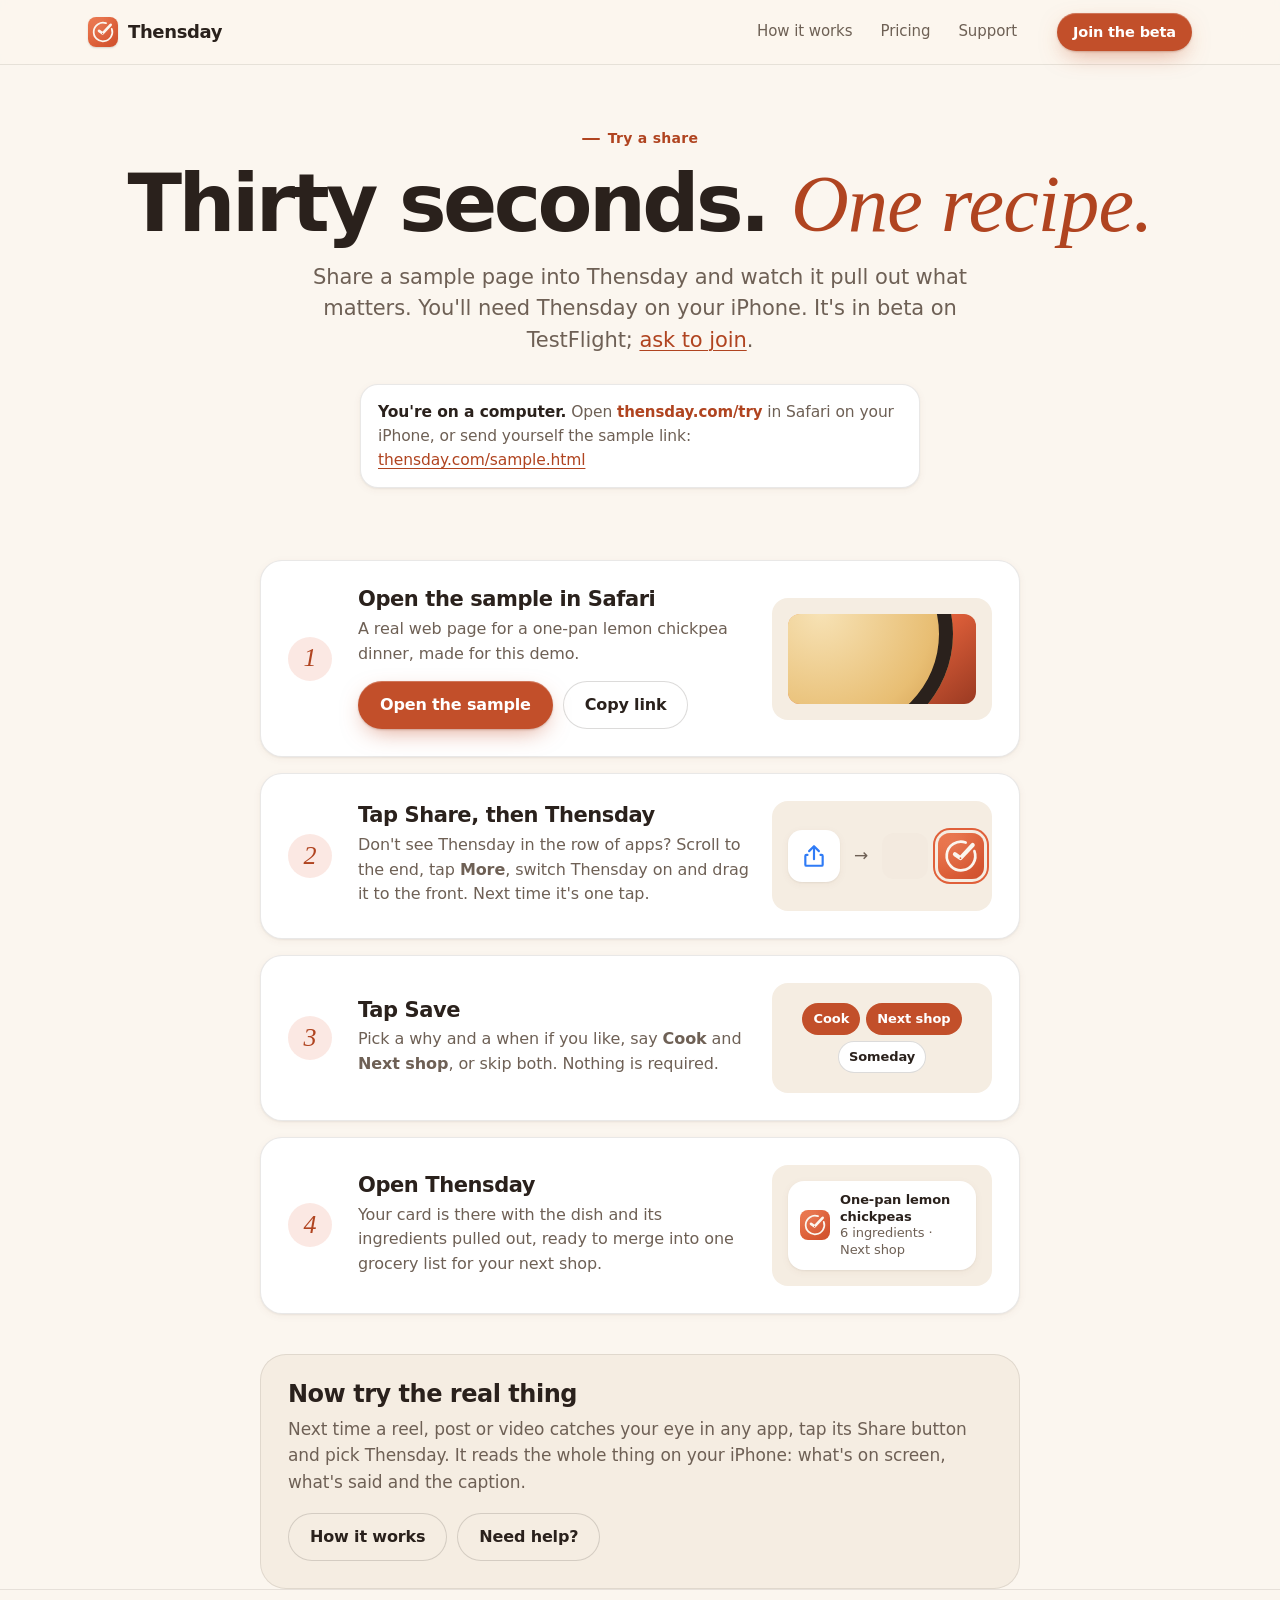
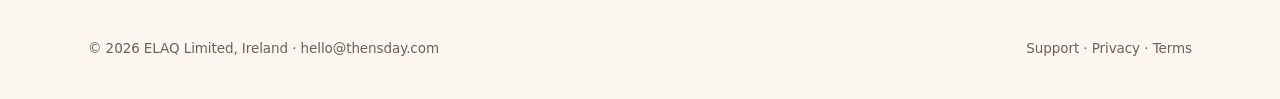
<file: try.html>
<!doctype html>
<!-- CONTACT_EMAIL = "hello@thensday.com" -->
<html lang="en">
<head>
<meta charset="utf-8">
<meta name="viewport" content="width=device-width, initial-scale=1">
<meta name="color-scheme" content="light dark">
<meta name="theme-color" content="#FBF6EF" media="(prefers-color-scheme: light)">
<meta name="theme-color" content="#16110E" media="(prefers-color-scheme: dark)">
<meta name="description" content="Try Thensday in thirty seconds: open a sample recipe in Safari, tap Share, then Thensday.">
<title>Try a share · Thensday</title>
<link rel="canonical" href="https://thensday.com/try.html">
<meta property="og:title" content="Try a share · Thensday">
<meta property="og:description" content="Try Thensday in thirty seconds: open a sample recipe in Safari, tap Share, then Thensday.">
<meta property="og:image" content="https://thensday.com/og-image.png">
<meta name="twitter:card" content="summary_large_image">
<link rel="icon" href="/icon.svg" type="image/svg+xml">
<link rel="icon" href="/favicon-32.png" type="image/png" sizes="32x32">
<link rel="apple-touch-icon" href="/apple-touch-icon.png">
<link rel="stylesheet" href="/style.css?v=5">
</head>
<body>
<a class="skip" href="#main">Skip to content</a>
<header class="nav scrolled"><div class="wrap nav-in">
  <a class="brand" href="/" aria-label="Thensday home"><img src="/icon.svg" alt="" width="30" height="30"><span>Thensday</span></a>
  <nav class="nav-links" aria-label="Primary"><a href="/#how">How it works</a><a href="/#pricing">Pricing</a><a href="/support.html">Support</a></nav>
  <a class="btn btn-sm" href="mailto:hello@thensday.com?subject=Thensday%20beta">Join the beta</a>
</div></header>
<svg width="0" height="0" style="position:absolute" aria-hidden="true">
  <symbol id="i-share" viewBox="0 0 24 24" fill="none" stroke="currentColor" stroke-width="2" stroke-linecap="round" stroke-linejoin="round"><path d="M12 3v12M7.5 7.5 12 3l4.5 4.5M6 11H5a1 1 0 0 0-1 1v8a1 1 0 0 0 1 1h14a1 1 0 0 0 1-1v-8a1 1 0 0 0-1-1h-1"/></symbol>
</svg>
<main id="main">
  <section class="wrap try-hero">
    <p class="kicker" style="justify-content:center">Try a share</p>
    <h1>Thirty seconds. <span class="serif">One recipe.</span></h1>
    <p class="lead">Share a sample page into Thensday and watch it pull out what matters. You'll need Thensday on your iPhone. It's in beta on TestFlight; <a href="mailto:hello@thensday.com?subject=Thensday%20beta">ask to join</a>.</p>
    <div class="device-note desk" role="note"><b>You're on a computer.</b> Open <code>thensday.com/try</code> in Safari on your iPhone, or send yourself the sample link: <a href="https://thensday.com/sample.html">thensday.com/sample.html</a></div>
    <div class="device-note ios" role="note"><b>You're on iPhone.</b> Perfect. Follow the steps below; it takes half a minute.</div>
  </section>

  <section class="wrap">
    <ol class="try-steps">
      <li class="try-step">
        <span class="n" aria-hidden="true">1</span>
        <div>
          <h2>Open the sample in Safari</h2>
          <p>A real web page for a one-pan lemon chickpea dinner, made for this demo.</p>
          <div class="row">
            <a class="btn" href="/sample.html">Open the sample</a>
            <button class="btn btn-ghost" type="button" id="copy">Copy link</button>
            <span class="copied" id="copied" role="status" aria-live="polite"></span>
          </div>
        </div>
        <div class="ill" aria-hidden="true"><div class="recipe-hero" style="height:90px;width:100%;margin:0;border-radius:12px"></div></div>
      </li>
      <li class="try-step">
        <span class="n" aria-hidden="true">2</span>
        <div>
          <h2>Tap Share, then Thensday</h2>
          <p>Don't see Thensday in the row of apps? Scroll to the end, tap <b>More</b>, switch Thensday on and drag it to the front. Next time it's one tap.</p>
        </div>
        <div class="ill" aria-hidden="true"><div style="display:flex;gap:14px;align-items:center"><span class="share-glyph"><svg><use href="#i-share"/></svg></span><span style="color:var(--muted)">→</span><div class="sharebar"><span></span><span class="t"></span></div></div></div>
      </li>
      <li class="try-step">
        <span class="n" aria-hidden="true">3</span>
        <div>
          <h2>Tap Save</h2>
          <p>Pick a why and a when if you like, say <b>Cook</b> and <b>Next shop</b>, or skip both. Nothing is required.</p>
        </div>
        <div class="ill" aria-hidden="true"><div class="mini-chips"><span class="mc on">Cook</span><span class="mc on">Next shop</span><span class="mc">Someday</span></div></div>
      </li>
      <li class="try-step">
        <span class="n" aria-hidden="true">4</span>
        <div>
          <h2>Open Thensday</h2>
          <p>Your card is there with the dish and its ingredients pulled out, ready to merge into one grocery list for your next shop.</p>
        </div>
        <div class="ill" aria-hidden="true"><div class="notif" style="width:100%"><img src="/icon.svg" alt=""><div><b>One-pan lemon chickpeas</b><span>6 ingredients · Next shop</span></div></div></div>
      </li>
    </ol>

    <div class="try-more">
      <h2>Now try the real thing</h2>
      <p>Next time a reel, post or video catches your eye in any app, tap its Share button and pick Thensday. It reads the whole thing on your iPhone: what's on screen, what's said and the caption.</p>
      <div style="display:flex;gap:10px;flex-wrap:wrap;margin-top:18px">
        <a class="btn btn-ghost" href="/#how">How it works</a>
        <a class="btn btn-ghost" href="/support.html">Need help?</a>
      </div>
    </div>
  </section>
</main>
<script>
(function () {
  var ios = /iPhone|iPad|iPod/.test(navigator.userAgent) || (navigator.platform === 'MacIntel' && navigator.maxTouchPoints > 1);
  document.documentElement.classList.add(ios ? 'is-ios' : 'is-desktop');
  var b = document.getElementById('copy'), out = document.getElementById('copied');
  var url = 'https://thensday.com/sample.html';
  b.addEventListener('click', function () {
    var done = function () { out.textContent = 'Copied'; setTimeout(function () { out.textContent = ''; }, 2000); };
    if (navigator.clipboard && navigator.clipboard.writeText) navigator.clipboard.writeText(url).then(done, function () { out.textContent = url; });
    else out.textContent = url;
  });
})();
</script>
<footer class="foot"><div class="wrap">
  <div class="foot-base" style="margin-top:0;padding-top:0;border-top:0">
    <span>&copy; 2026 ELAQ Limited, Ireland · <a href="mailto:hello@thensday.com">hello@thensday.com</a></span>
    <span><a href="/support.html">Support</a> · <a href="/privacy.html">Privacy</a> · <a href="/terms.html">Terms</a></span>
  </div>
</div></footer>
</body>
</html>
</file>
<file: style.css>
/* Thensday — one stylesheet for every page. Light and dark. No framework. */
:root {
  --bg: #FBF6EF;
  --bg-2: #F5EDE2;
  --surface: #FFFFFF;
  --surface-2: #F3EADF;
  --text: #2A211C;
  --muted: #6E6055;
  --accent: #B04420;          /* ember, darkened for AA text on cream */
  --ember: #E0603A;           /* brand ember, for fills and shapes */
  --btn: #C24F2A;             /* white text 4.7:1 */
  --on-btn: #FFFFFF;
  --line: rgba(42, 33, 28, .10);
  --line-2: rgba(42, 33, 28, .16);
  --shadow-sm: 0 1px 2px rgba(42,33,28,.06), 0 2px 8px rgba(120,50,20,.05);
  --shadow: 0 1px 2px rgba(42,33,28,.06), 0 12px 32px -8px rgba(120,50,20,.16);
  --shadow-lg: 0 2px 4px rgba(42,33,28,.05), 0 30px 80px -20px rgba(120,50,20,.30);
  --glow: rgba(224, 96, 58, .22);
  --sans: -apple-system, BlinkMacSystemFont, "SF Pro Text", "SF Pro Display", "Helvetica Neue", system-ui, "Segoe UI", Roboto, sans-serif;
  --serif: "Instrument Serif", "New York", ui-serif, Georgia, serif;
  --r: 22px;
  color-scheme: light;
}
@media (prefers-color-scheme: dark) {
  :root:not([data-theme="light"]) {
    --bg: #16110E; --bg-2: #1B1511; --surface: #211A16; --surface-2: #2A211C;
    --text: #F4EDE4; --muted: #ADA092; --accent: #F07A52; --ember: #F07A52;
    --btn: #F07A52; --on-btn: #16110E;
    --line: rgba(244,237,228,.09); --line-2: rgba(244,237,228,.15);
    --shadow-sm: 0 1px 2px rgba(0,0,0,.4);
    --shadow: 0 1px 2px rgba(0,0,0,.4), 0 16px 40px -12px rgba(0,0,0,.6);
    --shadow-lg: 0 2px 4px rgba(0,0,0,.4), 0 40px 90px -24px rgba(0,0,0,.8);
    --glow: rgba(240, 122, 82, .16);
    color-scheme: dark;
  }
}
:root[data-theme="dark"] {
  --bg: #16110E; --bg-2: #1B1511; --surface: #211A16; --surface-2: #2A211C;
  --text: #F4EDE4; --muted: #ADA092; --accent: #F07A52; --ember: #F07A52;
  --btn: #F07A52; --on-btn: #16110E;
  --line: rgba(244,237,228,.09); --line-2: rgba(244,237,228,.15);
  --shadow-sm: 0 1px 2px rgba(0,0,0,.4);
  --shadow: 0 1px 2px rgba(0,0,0,.4), 0 16px 40px -12px rgba(0,0,0,.6);
  --shadow-lg: 0 2px 4px rgba(0,0,0,.4), 0 40px 90px -24px rgba(0,0,0,.8);
  --glow: rgba(240, 122, 82, .16);
  color-scheme: dark;
}

/* ---------- base ---------- */
*, *::before, *::after { box-sizing: border-box; }
html { -webkit-text-size-adjust: 100%; scroll-behavior: smooth; scroll-padding-top: 80px; }
body {
  margin: 0; background: var(--bg); color: var(--text);
  font: 17px/1.55 var(--sans); letter-spacing: -.005em;
  -webkit-font-smoothing: antialiased; -moz-osx-font-smoothing: grayscale;
  overflow-x: hidden; overflow-x: clip;
}
img, svg { max-width: 100%; display: block; }
a { color: var(--accent); text-underline-offset: 3px; text-decoration-thickness: 1px; }
a:hover { text-decoration-thickness: 2px; }
:focus-visible { outline: 3px solid var(--ember); outline-offset: 3px; border-radius: 8px; }
h1, h2, h3, h4 { margin: 0; letter-spacing: -.025em; line-height: 1.08; font-weight: 700; }
p { margin: 0; }
.wrap { max-width: 1160px; margin: 0 auto; padding: 0 16px; }
@media (min-width: 640px) { .wrap { padding: 0 28px; } }
.narrow { max-width: 760px; }
.serif { font-family: var(--serif); font-style: italic; font-weight: 400; letter-spacing: -.01em; }
.em { color: var(--accent); }
.sr-only { position: absolute !important; width: 1px; height: 1px; padding: 0; margin: -1px; overflow: hidden; clip: rect(0 0 0 0); white-space: nowrap; border: 0; }
.skip { position: absolute; left: 12px; top: -60px; z-index: 100; background: var(--btn); color: var(--on-btn); padding: 10px 16px; border-radius: 12px; font-weight: 600; text-decoration: none; }
.skip:focus { top: 12px; }

/* ---------- buttons ---------- */
.btn {
  display: inline-flex; align-items: center; justify-content: center; gap: 8px;
  min-height: 48px; padding: 0 22px; border-radius: 999px; border: 0;
  background: var(--btn); color: var(--on-btn); font: 600 16px/1 var(--sans); letter-spacing: -.01em;
  text-decoration: none; cursor: pointer; white-space: nowrap;
  box-shadow: inset 0 1px 0 rgba(255,255,255,.22), 0 1px 2px rgba(120,40,10,.25), 0 8px 24px -8px rgba(194,79,42,.6);
  transition: transform .15s ease, box-shadow .2s ease, filter .2s;
}
.btn:hover { transform: translateY(-1px); filter: brightness(1.05); text-decoration: none; }
.btn:active { transform: translateY(0) scale(.98); }
.btn-sm { min-height: 38px; padding: 0 16px; font-size: 14.5px; }
.btn-ghost {
  background: transparent; color: var(--text); box-shadow: inset 0 0 0 1px var(--line-2);
}
.btn-ghost:hover { background: var(--surface); filter: none; }
.store-soon {
  display: inline-flex; align-items: center; gap: 10px; min-height: 48px; padding: 0 18px 0 14px;
  border-radius: 14px; border: 1px dashed var(--line-2); color: var(--muted); font-size: 13px; line-height: 1.15;
}
.store-soon svg { width: 22px; height: 22px; flex: none; }
.store-soon b { display: block; color: var(--text); font-size: 15px; font-weight: 600; }
.arrow { transition: transform .2s; }
a:hover .arrow { transform: translateX(3px); }

/* ---------- nav ---------- */
.nav {
  position: sticky; top: 0; z-index: 50;
  background: color-mix(in srgb, var(--bg) 78%, transparent);
  -webkit-backdrop-filter: saturate(1.6) blur(16px); backdrop-filter: saturate(1.6) blur(16px);
  border-bottom: 1px solid transparent; transition: border-color .3s;
}
.nav.scrolled { border-bottom-color: var(--line); }
.nav-in { display: flex; align-items: center; gap: 20px; height: 64px; }
.brand { display: inline-flex; align-items: center; gap: 10px; color: var(--text); text-decoration: none; font-weight: 700; font-size: 18px; letter-spacing: -.02em; }
.brand img { width: 30px; height: 30px; border-radius: 8px; box-shadow: 0 1px 2px rgba(0,0,0,.15); }
.nav-links { display: none; gap: 4px; margin-left: auto; }
.nav-links a { color: var(--muted); text-decoration: none; font-size: 15px; padding: 8px 12px; border-radius: 10px; }
.nav-links a:hover, .nav-links a[aria-current="page"] { color: var(--text); background: var(--surface-2); }
.nav .btn { margin-left: auto; }
@media (min-width: 820px) { .nav-links { display: flex; } .nav .btn { margin-left: 8px; } }

/* ---------- sections ---------- */
section { position: relative; }
.sec { padding: 88px 0; }
@media (min-width: 900px) { .sec { padding: 128px 0; } }
.kicker { display: inline-flex; align-items: center; gap: 8px; color: var(--accent); font-weight: 600; font-size: 14px; letter-spacing: .02em; margin-bottom: 14px; }
.kicker::before { content: ""; width: 18px; height: 2px; border-radius: 2px; background: currentColor; }
.h2 { font-size: clamp(34px, 6vw, 58px); line-height: 1.02; letter-spacing: -.035em; }
.h2 .serif { font-size: 1.08em; line-height: .9; }
.lead { font-size: clamp(18px, 2.2vw, 21px); color: var(--muted); line-height: 1.5; margin-top: 18px; max-width: 34em; }
.center { text-align: center; }
.center .lead { margin-left: auto; margin-right: auto; }

/* ---------- hero ---------- */
.hero { padding: 40px 0 72px; overflow: hidden; }
.hero::before {
  content: ""; position: absolute; inset: -20% -10% auto auto; width: 900px; height: 900px; pointer-events: none;
  background: radial-gradient(closest-side, var(--glow), transparent 70%);
}
.hero-grid { position: relative; display: grid; gap: 48px; align-items: center; }
@media (min-width: 960px) { .hero { padding: 64px 0 112px; } .hero-grid { grid-template-columns: 1.1fr .9fr; gap: 40px; } }
.pill-badge {
  display: inline-flex; align-items: center; gap: 8px; padding: 6px 12px 6px 8px; border-radius: 999px;
  background: var(--surface); box-shadow: var(--shadow-sm), inset 0 0 0 1px var(--line);
  font-size: 13.5px; color: var(--muted); font-weight: 500;
}
.pill-badge .dot { width: 8px; height: 8px; border-radius: 50%; background: #3FA36B; box-shadow: 0 0 0 3px rgba(63,163,107,.18); }
.hero h1 { font-size: clamp(46px, 9.4vw, 92px); line-height: .98; letter-spacing: -.045em; margin-top: 22px; }
.hero h1 .serif { font-size: 1.1em; color: var(--accent); padding-right: .05em; }
.hero .lead { margin-top: 22px; max-width: 30em; color: var(--muted); }
.hero .lead strong { color: var(--text); font-weight: 600; }
.cta-row { display: flex; flex-wrap: wrap; gap: 12px; align-items: center; margin-top: 32px; }
.fine { font-size: 14px; color: var(--muted); margin-top: 18px; }
.fine-list { display: flex; flex-wrap: wrap; gap: 6px 18px; margin: 22px 0 0; padding: 0; list-style: none; font-size: 14.5px; color: var(--muted); }
.fine-list li { display: inline-flex; align-items: center; gap: 7px; }
.fine-list svg { width: 16px; height: 16px; color: var(--accent); }

/* ---------- the phone ---------- */
.stage { position: relative; display: grid; justify-items: center; }
.phone {
  --pf: clamp(8.2px, 2.5vw, 10.4px);
  font-size: var(--pf); position: relative; width: 31em; height: 64em; border-radius: 5.2em;
  background: #0E0A08; padding: 1.1em; z-index: 1;
  box-shadow: 0 0 0 .2em #3A302A, 0 0 0 .32em #0E0A08, var(--shadow-lg);
}
.phone::before { /* side buttons */
  content: ""; position: absolute; right: -.5em; top: 17em; width: .3em; height: 7em; border-radius: 0 .3em .3em 0; background: #2E2622;
}
.screen {
  position: relative; width: 100%; height: 100%; border-radius: 4.2em; overflow: hidden;
  background: #1A1310; color: #fff; font-family: var(--sans); isolation: isolate;
}
.island { position: absolute; z-index: 30; top: 1.1em; left: 50%; transform: translateX(-50%); width: 10.4em; height: 3em; border-radius: 2em; background: #000; }
.status { position: absolute; z-index: 25; top: 1.5em; left: 0; right: 0; display: flex; justify-content: space-between; padding: 0 3em 0 3.4em; font: 600 1.45em/1 var(--sans); color: #fff; }
.status i { display: inline-flex; gap: .3em; align-items: center; }
.status i b { display: block; width: 1.7em; height: .8em; border-radius: .25em; border: .12em solid rgba(255,255,255,.8); position: relative; }
.status i b::after { content: ""; position: absolute; inset: .1em .3em .1em .1em; background: #fff; border-radius: .1em; }

/* reel */
.reel { position: absolute; inset: 0; overflow: hidden; background: linear-gradient(170deg, #F2A65A 0%, #E0603A 38%, #7A2E2A 72%, #2A1712 100%); }
.reel .sun { position: absolute; width: 16em; height: 16em; border-radius: 50%; left: 50%; top: 13em; transform: translateX(-50%); background: radial-gradient(circle, #FFE3B0 0%, #FFC074 45%, rgba(255,192,116,0) 70%); animation: sun 9s ease-in-out infinite alternate; }
@keyframes sun { to { transform: translate(-46%, -1.5em) scale(1.06); } }
.reel .roofs { position: absolute; left: -2em; right: -2em; bottom: 14em; height: 22em; }
.reel .roofs span { position: absolute; bottom: 0; background: #5A2420; border-radius: .4em .4em 0 0; }
.reel .roofs span::before { content: ""; position: absolute; left: 0; right: 0; top: -2.2em; height: 2.4em; background: #8E3524; clip-path: polygon(0 100%, 50% 0, 100% 100%); }
.reel .roofs span i { position: absolute; width: 1.4em; height: 2em; background: #FFC98A; border-radius: .3em .3em 0 0; opacity: .85; }
.reel .street { position: absolute; left: 0; right: 0; bottom: 0; height: 15em; background: linear-gradient(#3A1A16, #1A0E0B); }
.reel .shade { position: absolute; inset: 0; background: linear-gradient(transparent 55%, rgba(0,0,0,.65)); }
.reel .ost { /* on-screen text */
  position: absolute; left: .85em; right: 2.2em; top: 3.6em; font: 800 2.7em/1.1 var(--sans); letter-spacing: -.02em; color: #fff;
  text-shadow: 0 .06em .3em rgba(0,0,0,.35);
}
.reel .ost span { display: inline; background: rgba(0,0,0,.28); box-decoration-break: clone; -webkit-box-decoration-break: clone; padding: .02em .22em; border-radius: .18em; }
.reel .ost.b { opacity: 0; }
.rail { position: absolute; right: 1.6em; bottom: 13em; display: grid; gap: 2.2em; justify-items: center; }
.rail div { display: grid; justify-items: center; gap: .3em; font: 600 1.15em/1 var(--sans); }
.rail svg { width: 2.6em; height: 2.6em; color: #fff; filter: drop-shadow(0 .1em .3em rgba(0,0,0,.4)); }
.rail .share-btn { position: relative; }
.meta { position: absolute; left: 1.7em; right: 4.6em; bottom: 4em; font-size: 1.32em; line-height: 1.35; }
.meta .who { display: flex; align-items: center; gap: .5em; font-weight: 700; margin-bottom: .45em; }
.meta .who i { width: 2.1em; height: 2.1em; border-radius: 50%; background: linear-gradient(135deg, #FFD08A, #E0603A); box-shadow: 0 0 0 .14em #fff; }
.meta p { opacity: .92; }
.prog { position: absolute; left: 0; right: 0; bottom: 3.4em; height: .3em; background: rgba(255,255,255,.25); }
.prog i { display: block; height: 100%; width: 0; background: #fff; }
.home-ind { position: absolute; z-index: 40; bottom: .9em; left: 50%; transform: translateX(-50%); width: 12em; height: .45em; border-radius: 1em; background: rgba(255,255,255,.75); }

/* tap ripple */
.tap { position: absolute; z-index: 45; width: 4.4em; height: 4.4em; margin: -2.2em 0 0 -2.2em; border-radius: 50%; background: rgba(255,255,255,.55); box-shadow: 0 0 0 .2em rgba(255,255,255,.35); opacity: 0; pointer-events: none; }
.tap.go { animation: tap .55s ease-out; }
@keyframes tap { 0% { opacity: 0; transform: scale(.4); } 30% { opacity: 1; transform: scale(.9); } 100% { opacity: 0; transform: scale(1.5); } }

/* share sheet */
.dim { position: absolute; inset: 0; z-index: 10; background: rgba(0,0,0,.38); opacity: 0; transition: opacity .35s; }
.sheet {
  position: absolute; z-index: 11; left: .6em; right: .6em; bottom: .6em; border-radius: 3.4em; padding: 2em 1.8em 2.6em;
  background: rgba(246,241,235,.96); color: #2A211C; transform: translateY(110%); transition: transform .5s cubic-bezier(.2,.9,.25,1);
}
.sheet .grab { width: 4em; height: .5em; border-radius: 1em; background: rgba(42,33,28,.2); margin: 0 auto 1.6em; }
.sheet .link { display: flex; gap: 1.1em; align-items: center; padding-bottom: 1.6em; border-bottom: .1em solid rgba(42,33,28,.1); }
.sheet .link i { width: 4.2em; height: 4.2em; border-radius: 1em; background: linear-gradient(170deg, #F2A65A, #E0603A 50%, #5A2420); flex: none; }
.sheet .link b { display: block; font-size: 1.4em; } .sheet .link small { font-size: 1.15em; color: #7A6C5F; }
.apps { display: flex; justify-content: space-between; padding-top: 1.8em; }
.apps div { display: grid; justify-items: center; gap: .55em; font-size: 1.05em; color: #4A3F37; width: 5.6em; }
.apps span { display: block; width: 5.4em; height: 5.4em; border-radius: 1.3em; background: #DCD3C9; position: relative; transition: transform .2s; }
.apps span::after { content: ""; position: absolute; inset: 1.6em; border-radius: .5em; background: rgba(255,255,255,.7); }
.apps .a2 span { background: #C9D6CF; } .apps .a2 span::after { border-radius: 50%; }
.apps .a3 span { background: #D3D3DE; } .apps .a3 span::after { inset: 1.7em 1.4em; border-radius: .2em; }
.apps .th span { background: url(/icon.svg) center/cover; box-shadow: 0 .3em 1em rgba(224,96,58,.45); }
.apps .th span::after { display: none; }
.apps .th.press span { transform: scale(.9); }

/* thensday card */
.tcard {
  position: absolute; z-index: 20; left: 0; right: 0; bottom: 0; top: 5.6em; border-radius: 3.4em 3.4em 4.2em 4.2em;
  background: #FBF6EF; color: #2A211C; padding: 2.2em 2em 2em; transform: translateY(105%);
  transition: transform .55s cubic-bezier(.2,.9,.25,1); display: flex; flex-direction: column;
}
.tc-head { display: flex; align-items: center; justify-content: space-between; font-size: 1.35em; }
.tc-head .x { color: #8A7B6E; }
.tc-head b { font-weight: 700; }
.badge-read { display: inline-flex; align-items: center; gap: .3em; padding: .3em .7em; border-radius: 1em; background: #E7F2EA; color: #24693F; font-size: .82em; font-weight: 700; opacity: 0; transform: scale(.8); transition: .3s; }
.badge-read.on { opacity: 1; transform: none; }
.tc-thumb { position: relative; margin-top: 1.6em; height: 9.6em; border-radius: 1.6em; overflow: hidden; background: linear-gradient(170deg, #F2A65A 0%, #E0603A 45%, #6A2824 100%); flex: none; }
.tc-thumb::before { content: ""; position: absolute; width: 8em; height: 8em; border-radius: 50%; left: 50%; top: 1em; transform: translateX(-50%); background: radial-gradient(circle, #FFE3B0, rgba(255,192,116,0) 70%); }
.tc-thumb::after { content: "0:38"; position: absolute; right: .8em; bottom: .7em; font: 600 1.05em/1 var(--sans); color: #fff; background: rgba(0,0,0,.35); padding: .25em .5em; border-radius: .5em; }
.reading { position: absolute; inset: 0; display: grid; place-items: center; background: rgba(42,20,14,.35); -webkit-backdrop-filter: blur(.4em); backdrop-filter: blur(.4em); color: #fff; transition: opacity .4s; }
.reading .ring { width: 4.6em; height: 4.6em; }
.reading .ring circle { fill: none; stroke-width: 3.2; }
.reading .ring .bg { stroke: rgba(255,255,255,.3); }
.reading .ring .fg { stroke: #fff; stroke-linecap: round; stroke-dasharray: 100; stroke-dashoffset: 100; transform: rotate(-90deg); transform-origin: center; transition: stroke-dashoffset .25s linear; }
.reading p { font: 600 1.25em/1 var(--sans); margin-top: .7em; text-align: center; }
.reading > div { display: grid; justify-items: center; }
.tc-title { font: 700 1.9em/1.15 var(--sans); letter-spacing: -.02em; margin-top: .75em; opacity: 0; transform: translateY(.4em); transition: .4s; }
.tc-sum { font-size: 1.32em; line-height: 1.4; color: #5A4C42; margin-top: .5em; min-height: 3.8em; }
.tc-sum .caret { display: inline-block; width: .08em; height: 1.05em; background: #E0603A; vertical-align: -.15em; margin-left: .05em; animation: blink 1s steps(1) infinite; }
@keyframes blink { 50% { opacity: 0; } }
.facts { display: flex; flex-wrap: wrap; gap: .5em; margin-top: .8em; }
.fact { display: inline-flex; align-items: center; gap: .35em; padding: .4em .7em .4em .5em; border-radius: 1em; background: #F1E7DA; font-size: 1.04em; white-space: nowrap; font-weight: 600; color: #3A2E26; opacity: 0; transform: scale(.6); transition: transform .4s cubic-bezier(.3,1.6,.5,1), opacity .25s; }
.fact.on { opacity: 1; transform: none; }
.fact svg { width: 1.15em; height: 1.15em; color: #C24F2A; }
.fact small { font-weight: 500; color: #8A7B6E; font-size: .88em; }
.qs { margin-top: 1.1em; display: grid; gap: .9em; }
.q { opacity: 0; transform: translateY(1em); transition: .45s cubic-bezier(.2,.9,.25,1); }
.q.on { opacity: 1; transform: none; }
.q p { font: 600 1.18em/1.2 var(--sans); color: #2A211C; margin-bottom: .5em; }
.chips { display: flex; flex-wrap: wrap; gap: .45em; }
.chip { display: inline-flex; align-items: center; gap: .35em; padding: .5em .95em; border-radius: 1.4em; background: #fff; box-shadow: inset 0 0 0 .1em rgba(42,33,28,.12); font-size: 1.12em; font-weight: 600; color: #3A2E26; transition: background .25s, color .25s, box-shadow .25s, transform .2s; }
.chip.sel { background: #E0603A; color: #fff; box-shadow: none; }
.chip.press { transform: scale(.92); }
.moment { margin-top: auto; display: flex; align-items: center; gap: .9em; padding: 1.1em 1.2em; border-radius: 1.8em; background: #2A211C; color: #FBF6EF; opacity: 0; transform: translateY(1.2em); transition: .5s cubic-bezier(.2,.9,.25,1); }
.moment.on { opacity: 1; transform: none; }
.moment .mi { width: 3.4em; height: 3.4em; border-radius: 1em; background: #E0603A; display: grid; place-items: center; flex: none; }
.moment .mi svg { width: 1.8em; height: 1.8em; color: #fff; }
.moment b { display: block; font-size: 1.32em; white-space: nowrap; } .moment small { display: block; font-size: 1.12em; color: #F7A07F; font-weight: 600; white-space: nowrap; }
.moment .go { margin-left: auto; font-size: 1.1em; font-weight: 600; color: #CDBFB1; white-space: nowrap; }
.saved-toast { position: absolute; z-index: 35; left: 50%; top: .85em; transform: translate(-50%, 0) scale(.6, .8); display: flex; align-items: center; gap: .5em; padding: .85em 1.4em .85em .9em; border-radius: 2em; background: #000; color: #fff; font: 600 1.25em/1 var(--sans); opacity: 0; transition: .4s; white-space: nowrap; }
.saved-toast.on { opacity: 1; transform: translate(-50%, 0) scale(1); }
.saved-toast i { width: 1.4em; height: 1.4em; border-radius: 50%; background: #3FA36B; display: grid; place-items: center; }
.saved-toast svg { width: .9em; height: .9em; color: #fff; }

/* states */
.phone.s-sheet .dim, .phone.s-card .dim { opacity: 1; }
.phone.s-sheet .sheet { transform: none; }
.phone.s-card .tcard { transform: none; }
.phone.s-reveal .tc-title { opacity: 1; transform: none; }
.phone.s-reveal .reading { opacity: 0; }
.phone.ost2 .reel .ost.a { opacity: 0; transition: opacity .3s; }
.phone.ost2 .reel .ost.b { opacity: 1; transition: opacity .3s .15s; }

/* beats under the phone */
.beats { display: flex; gap: 6px; margin-top: 26px; padding: 5px; border-radius: 999px; background: var(--surface); box-shadow: var(--shadow-sm), inset 0 0 0 1px var(--line); z-index: 1; }
.beats span { font-size: 13px; font-weight: 600; color: var(--muted); padding: 7px 12px; border-radius: 999px; transition: background .3s, color .3s; white-space: nowrap; }
.beats span.on { background: var(--text); color: var(--bg); }
@media (max-width: 380px) { .beats span { padding: 7px 9px; font-size: 12px; } }
.float-note { position: absolute; z-index: 2; display: none; padding: 10px 14px; border-radius: 16px; background: var(--surface); box-shadow: var(--shadow); font-size: 13.5px; line-height: 1.3; color: var(--muted); max-width: 200px; }
.float-note b { display: block; color: var(--text); font-size: 14px; }
@media (min-width: 1100px) {
  .float-note { display: block; }
  .float-note.n1 { left: -10px; top: 22%; }
  .float-note.n2 { right: -18px; bottom: 26%; }
}

/* ---------- how it works ---------- */
.steps { display: grid; gap: 16px; margin-top: 56px; counter-reset: s; }
@media (min-width: 860px) { .steps { grid-template-columns: repeat(3, 1fr); gap: 20px; } }
.step { position: relative; padding: 28px 26px 30px; border-radius: var(--r); background: var(--surface); box-shadow: var(--shadow-sm), inset 0 0 0 1px var(--line); overflow: hidden; }
.step .num { font-family: var(--serif); font-style: italic; font-size: 56px; line-height: 1; color: var(--accent); }
.step h3 { font-size: 24px; margin-top: 14px; }
.step p { color: var(--muted); margin-top: 10px; }
.step .viz { margin-top: 22px; height: 112px; border-radius: 16px; background: var(--bg-2); position: relative; overflow: hidden; display: grid; place-items: center; }
.mini-chips { display: flex; flex-wrap: wrap; gap: 6px; justify-content: center; padding: 0 12px; }
.mc { font-size: 13px; font-weight: 600; padding: 6px 11px; border-radius: 999px; background: var(--surface); box-shadow: inset 0 0 0 1px var(--line-2); color: var(--text); }
.mc.on { background: var(--btn); color: var(--on-btn); box-shadow: none; }
.lanes { display: grid; gap: 7px; width: calc(100% - 32px); }
.lane { display: flex; align-items: center; gap: 8px; font-size: 12.5px; color: var(--muted); }
.lane b { width: 66px; flex: none; color: var(--text); font-weight: 600; }
.lane i { flex: 1; height: 6px; border-radius: 6px; background: linear-gradient(90deg, var(--ember), transparent); opacity: .65; }
.notif { width: calc(100% - 28px); display: flex; gap: 10px; align-items: center; padding: 11px 12px; border-radius: 16px; background: var(--surface); box-shadow: var(--shadow-sm); font-size: 13px; line-height: 1.3; }
.notif img { width: 30px; height: 30px; border-radius: 8px; flex: none; }
.notif b { display: block; font-size: 13px; }
.notif span { color: var(--muted); }

/* ---------- feature rows ---------- */
.feature { display: grid; gap: 40px; align-items: center; padding: 56px 0; }
.feature + .feature { border-top: 1px solid var(--line); }
@media (min-width: 940px) { .feature { grid-template-columns: 1fr 1.05fr; gap: 72px; padding: 80px 0; } .feature.flip .f-copy { order: 2; } }
.f-copy h3 { font-size: clamp(30px, 4.6vw, 44px); letter-spacing: -.035em; line-height: 1.04; }
.f-copy h3 .serif { color: var(--accent); }
.f-copy p { color: var(--muted); font-size: 18px; margin-top: 16px; max-width: 32em; }
.f-copy ul { list-style: none; margin: 22px 0 0; padding: 0; display: grid; gap: 10px; }
.f-copy li { display: flex; gap: 12px; align-items: flex-start; }
.f-copy li svg { width: 20px; height: 20px; color: var(--accent); flex: none; margin-top: 3px; }
.f-copy .tag { display: inline-block; font-size: 13px; font-weight: 600; color: var(--accent); background: color-mix(in srgb, var(--ember) 12%, transparent); padding: 4px 10px; border-radius: 999px; margin-bottom: 16px; }
.f-viz { position: relative; border-radius: 28px; padding: 28px; background: var(--bg-2); box-shadow: inset 0 0 0 1px var(--line); overflow: hidden; min-height: 340px; display: grid; align-content: center; }
@media (min-width: 640px) { .f-viz { padding: 40px; } }
.f-viz::before { content: ""; position: absolute; inset: auto -20% -40% auto; width: 70%; height: 80%; background: radial-gradient(closest-side, var(--glow), transparent); pointer-events: none; }
.card { position: relative; background: var(--surface); border-radius: 18px; box-shadow: var(--shadow), inset 0 0 0 1px var(--line); }

/* full read viz */
.evidence { display: grid; gap: 10px; position: relative; }
.ev { display: grid; grid-template-columns: 34px 1fr; gap: 12px; align-items: center; padding: 12px 14px; }
.ev .ic { width: 34px; height: 34px; border-radius: 10px; display: grid; place-items: center; background: color-mix(in srgb, var(--ember) 14%, transparent); color: var(--accent); }
.ev .ic svg { width: 18px; height: 18px; }
.ev small { display: flex; justify-content: space-between; gap: 8px; font-size: 12px; font-weight: 600; color: var(--muted); text-transform: uppercase; letter-spacing: .06em; }
.ev small em { font-style: normal; text-transform: none; letter-spacing: 0; color: var(--accent); }
.ev p { font-size: 15px; margin-top: 2px; color: var(--text); line-height: 1.35; }
.ev p.ocr { font-weight: 800; letter-spacing: -.01em; }
.merge { display: grid; place-items: center; height: 34px; color: var(--muted); }
.merge svg { width: 22px; height: 22px; }
.understood { padding: 18px; }
.understood .lbl { display: flex; align-items: center; justify-content: space-between; font-size: 12px; font-weight: 700; text-transform: uppercase; letter-spacing: .06em; color: var(--muted); }
.read-ok { color: #24693F; background: #E3F1E7; padding: 3px 8px; border-radius: 999px; letter-spacing: 0; text-transform: none; font-size: 12px; }
:root[data-theme="dark"] .read-ok { color: #8FD3A8; background: rgba(63,163,107,.18); }
@media (prefers-color-scheme: dark) { :root:not([data-theme="light"]) .read-ok { color: #8FD3A8; background: rgba(63,163,107,.18); } }
.understood h4 { font-size: 19px; margin-top: 10px; letter-spacing: -.02em; }
.understood p { font-size: 15px; color: var(--muted); margin-top: 6px; }
.pills { display: flex; flex-wrap: wrap; gap: 6px; margin-top: 12px; }
.pl { font-size: 12.5px; font-weight: 600; padding: 5px 10px; border-radius: 999px; background: var(--surface-2); color: var(--text); }
.pl small { color: var(--muted); font-weight: 500; }

/* ask viz */
.chat { display: grid; gap: 12px; position: relative; }
.bubble { max-width: 86%; padding: 12px 16px; border-radius: 20px; font-size: 15.5px; line-height: 1.4; }
.bubble.me { justify-self: end; background: var(--btn); color: var(--on-btn); border-bottom-right-radius: 6px; }
.bubble.ai { background: var(--surface); box-shadow: var(--shadow-sm), inset 0 0 0 1px var(--line); border-bottom-left-radius: 6px; }
.cite { display: flex; gap: 12px; align-items: center; padding: 10px; margin-top: 10px; border-radius: 14px; background: var(--surface-2); }
.cite i { width: 46px; height: 46px; border-radius: 10px; flex: none; background: linear-gradient(170deg, #F2A65A, #E0603A 50%, #6A2824); }
.cite b { display: block; font-size: 14px; } .cite span { font-size: 12.5px; color: var(--muted); }
.acts { display: flex; flex-wrap: wrap; gap: 6px; margin-top: 10px; }
.act { font-size: 13px; font-weight: 600; padding: 7px 12px; border-radius: 999px; box-shadow: inset 0 0 0 1px var(--line-2); color: var(--accent); background: var(--surface); }
.ask-bar { display: flex; align-items: center; gap: 10px; padding: 8px 8px 8px 16px; border-radius: 999px; background: var(--surface); box-shadow: var(--shadow-sm), inset 0 0 0 1px var(--line); color: var(--muted); font-size: 14.5px; margin-top: 6px; }
.ask-bar span { flex: 1; }
.ask-bar i { width: 32px; height: 32px; border-radius: 50%; background: var(--btn); display: grid; place-items: center; }
.ask-bar svg { width: 16px; height: 16px; color: var(--on-btn); }
.suggest { display: flex; flex-wrap: wrap; gap: 6px; }
.suggest span { font-size: 12.5px; padding: 6px 10px; border-radius: 999px; background: var(--surface); box-shadow: inset 0 0 0 1px var(--line); color: var(--muted); }

/* plans viz */
.plans { position: relative; display: grid; gap: 14px; }
.plan { padding: 18px; }
.plan-h { display: flex; justify-content: space-between; align-items: baseline; gap: 10px; }
.plan-h h4 { font-size: 20px; letter-spacing: -.02em; }
.plan-h span { font-size: 13px; color: var(--muted); white-space: nowrap; }
.plan ol { list-style: none; margin: 12px 0 0; padding: 0; display: grid; gap: 2px; }
.plan li { display: flex; align-items: center; gap: 10px; font-size: 14.5px; padding: 7px 0; border-top: 1px solid var(--line); }
.plan li:first-child { border-top: 0; }
.plan li i { width: 26px; height: 26px; border-radius: 8px; flex: none; display: grid; place-items: center; background: var(--surface-2); color: var(--accent); }
.plan li i svg { width: 14px; height: 14px; }
.plan li em { margin-left: auto; font-style: normal; font-size: 12.5px; color: var(--muted); }
.plan-f { display: flex; gap: 8px; margin-top: 14px; flex-wrap: wrap; }
.plan-f .btn { min-height: 36px; font-size: 14px; padding: 0 14px; }
.plan.small { padding: 14px 18px; display: flex; align-items: center; gap: 14px; }
.plan.small .stack { display: flex; }
.plan.small .stack i { width: 34px; height: 34px; border-radius: 10px; margin-left: -10px; box-shadow: 0 0 0 2px var(--surface); }
.plan.small .stack i:first-child { margin-left: 0; }
.plan.small b { display: block; font-size: 15px; } .plan.small span { font-size: 13px; color: var(--muted); }

/* lock screen viz */
.lock-wrap { display: grid; justify-items: center; }
.lock { width: 100%; max-width: 340px; aspect-ratio: 340 / 430; border-radius: 34px; padding: 22px 16px; color: #fff; position: relative; overflow: hidden;
  background: radial-gradient(120% 80% at 20% 0%, #F2A65A 0%, transparent 55%), radial-gradient(100% 80% at 100% 100%, #7A2E2A, transparent 60%), linear-gradient(170deg, #E0603A, #4A1D18);
  box-shadow: var(--shadow-lg); }
.lock .date { text-align: center; font-size: 15px; font-weight: 600; opacity: .9; }
.lock .time { text-align: center; font-size: 76px; font-weight: 700; line-height: 1; letter-spacing: -.03em; margin-top: 2px; }
.la { margin-top: 18px; padding: 14px; border-radius: 22px; background: rgba(28,18,14,.62); -webkit-backdrop-filter: blur(20px); backdrop-filter: blur(20px); }
.la-h { display: flex; align-items: center; gap: 8px; font-size: 13px; font-weight: 700; }
.la-h img { width: 20px; height: 20px; border-radius: 5px; }
.la-h span { margin-left: auto; font-weight: 500; opacity: .7; }
.la ul { list-style: none; margin: 10px 0 0; padding: 0; display: grid; gap: 8px; }
.la li { display: flex; align-items: center; gap: 10px; font-size: 14px; }
.la li i { width: 20px; height: 20px; border-radius: 50%; box-shadow: inset 0 0 0 2px rgba(255,255,255,.6); flex: none; display: grid; place-items: center; }
.la li.done i { background: #F07A52; box-shadow: none; }
.la li.done i svg { width: 12px; height: 12px; color: #fff; }
.la li.done span { opacity: .55; text-decoration: line-through; }
.la li em { margin-left: auto; font-style: normal; font-size: 12px; opacity: .7; }
.lnotif { margin-top: 10px; display: flex; gap: 10px; padding: 12px; border-radius: 20px; background: rgba(255,248,240,.82); color: #2A211C; -webkit-backdrop-filter: blur(20px); backdrop-filter: blur(20px); font-size: 13px; line-height: 1.3; }
.lnotif img { width: 32px; height: 32px; border-radius: 8px; flex: none; }
.lnotif b { display: flex; justify-content: space-between; font-size: 13px; } .lnotif b em { font-style: normal; font-weight: 500; color: #7A6C5F; }

/* private viz */
.vault { position: relative; display: grid; gap: 16px; }
.device { border: 2px dashed color-mix(in srgb, var(--ember) 55%, transparent); border-radius: 26px; padding: 20px; position: relative; }
.device > b { position: absolute; top: -12px; left: 18px; background: var(--bg-2); padding: 0 8px; font-size: 13px; color: var(--accent); font-weight: 700; }
.inside { display: flex; flex-wrap: wrap; gap: 8px; }
.inside span { display: inline-flex; align-items: center; gap: 6px; font-size: 13.5px; font-weight: 600; padding: 8px 12px; border-radius: 12px; background: var(--surface); box-shadow: var(--shadow-sm), inset 0 0 0 1px var(--line); }
.inside svg { width: 15px; height: 15px; color: var(--accent); }
.nowhere { display: flex; gap: 12px; align-items: center; padding: 14px 16px; border-radius: 18px; background: var(--surface); box-shadow: inset 0 0 0 1px var(--line); color: var(--muted); font-size: 14.5px; }
.nowhere s { color: var(--text); font-weight: 600; text-decoration-color: var(--ember); text-decoration-thickness: 2px; }
.nowhere svg { width: 22px; height: 22px; flex: none; }
.no-grid { display: grid; grid-template-columns: repeat(auto-fit, minmax(150px, 1fr)); gap: 10px; margin-top: 26px; max-width: 520px; }
.no { padding: 14px; border-radius: 16px; background: var(--surface); box-shadow: inset 0 0 0 1px var(--line); }
.no b { display: block; font-size: 15px; } .no span { font-size: 13.5px; color: var(--muted); line-height: 1.35; display: block; margin-top: 4px; }

/* ---------- gallery ---------- */
.gallery { display: flex; gap: 20px; overflow-x: auto; scroll-snap-type: x mandatory; padding: 40px 16px 30px; margin: 0 -16px; scrollbar-width: none; overscroll-behavior-x: contain; }
.gallery::-webkit-scrollbar { display: none; }
@media (min-width: 640px) { .gallery { margin: 0 -28px; padding-left: 28px; padding-right: 28px; } }
@media (min-width: 1160px) { .gallery { justify-content: safe center; } .gallery .shot { width: 196px; } }
.shot { flex: none; width: min(62vw, 232px); scroll-snap-align: center; margin: 0; }
.shot .frame { border-radius: 34px; padding: 6px; background: #0E0A08; box-shadow: var(--shadow-lg); }
.shot img { width: 100%; height: auto; aspect-ratio: 600 / 1305; border-radius: 28px; background: var(--surface-2); }
.shot figcaption { margin-top: 16px; font-size: 14.5px; color: var(--muted); text-align: center; line-height: 1.4; }
.shot figcaption b { display: block; color: var(--text); font-size: 15.5px; }
.gallery-hint { text-align: center; font-size: 13.5px; color: var(--muted); }
@media (min-width: 1160px) { .gallery-hint { display: none; } }

/* ---------- comparison ---------- */
.compare { margin-top: 48px; border-radius: 26px; background: var(--surface); box-shadow: var(--shadow), inset 0 0 0 1px var(--line); overflow: hidden; }
.compare table { width: 100%; border-collapse: collapse; }
.compare caption { text-align: left; }
.compare th, .compare td { text-align: left; vertical-align: top; padding: 18px 22px; font-size: 15.5px; line-height: 1.45; }
.compare thead th { font-size: 14px; font-weight: 600; color: var(--muted); background: var(--bg-2); }
.compare thead th.us { color: var(--accent); }
.compare thead th.us img { width: 20px; height: 20px; border-radius: 6px; display: inline-block; vertical-align: -4px; margin-right: 6px; }
.compare tbody tr + tr th, .compare tbody tr + tr td { border-top: 1px solid var(--line); }
.compare tbody th { font-weight: 600; width: 22%; }
.compare td.them { color: var(--muted); width: 36%; }
.compare td.us { font-weight: 500; background: color-mix(in srgb, var(--ember) 6%, transparent); }
.compare td.us::before { content: ""; display: inline-block; width: 8px; height: 8px; border-radius: 50%; background: var(--ember); margin-right: 10px; vertical-align: 2px; }
@media (max-width: 720px) {
  .compare thead { position: absolute; width: 1px; height: 1px; overflow: hidden; clip: rect(0 0 0 0); }
  .compare tr { display: grid; grid-template-columns: 1fr 1fr; }
  .compare tbody th { grid-column: 1 / -1; width: auto; padding: 18px 18px 6px; border-top: 1px solid var(--line); }
  .compare tbody tr:first-child th { border-top: 0; }
  .compare tbody tr + tr td { border-top: 0; }
  .compare td { width: auto !important; padding: 8px 18px 18px; font-size: 14.5px; }
  .compare td.them::before { content: "Camera roll"; display: block; font-size: 11.5px; font-weight: 700; letter-spacing: .06em; text-transform: uppercase; color: var(--muted); margin-bottom: 4px; }
  .compare td.us { border-radius: 0; }
  .compare td.us::before { content: "Thensday"; display: block; width: auto; height: auto; border-radius: 0; background: none; font-size: 11.5px; font-weight: 700; letter-spacing: .06em; text-transform: uppercase; color: var(--accent); margin: 0 0 4px; }
}

/* ---------- 1,000 ---------- */
.thousand { --k-bg: #1F1713; --k-text: #F4EDE4; --k-muted: rgba(244,237,228,.70); background: var(--k-bg); color: var(--k-text); border-radius: 36px; padding: 56px 24px; overflow: hidden; position: relative; box-shadow: inset 0 0 0 1px rgba(244,237,228,.08); }
@media (min-width: 900px) { .thousand { padding: 88px 72px; } }
.thousand::before { content: ""; position: absolute; right: -10%; top: -30%; width: 70%; height: 120%; background: radial-gradient(closest-side, rgba(240,122,82,.30), transparent); pointer-events: none; }
.thousand .big { font-family: var(--serif); font-style: italic; font-size: clamp(110px, 24vw, 240px); line-height: .8; color: #F07A52; letter-spacing: -.04em; }
.thousand h2 { font-size: clamp(30px, 5vw, 50px); letter-spacing: -.035em; margin-top: 18px; max-width: 14em; }
.thousand .lead { color: var(--k-muted); max-width: 36em; }
.thousand-grid { position: relative; display: grid; gap: 40px; }
@media (min-width: 960px) { .thousand-grid { grid-template-columns: 1fr 1fr; gap: 64px; align-items: end; } }
.honest { list-style: none; margin: 0; padding: 0; display: grid; gap: 12px; position: relative; }
.honest li { padding: 18px 20px; border-radius: 18px; background: rgba(244,237,228,.05); box-shadow: inset 0 0 0 1px rgba(244,237,228,.10); }
.honest b { display: block; font-size: 17px; color: var(--k-text); }
.honest span { display: block; font-size: 15px; margin-top: 4px; color: var(--k-muted); line-height: 1.45; }
.no-streaks { margin-top: 28px; font-size: 15px; color: var(--k-muted); }
.no-streaks b { color: var(--k-text); }

/* ---------- pricing ---------- */
.prices { display: grid; gap: 18px; margin-top: 52px; max-width: 920px; margin-left: auto; margin-right: auto; }
@media (min-width: 820px) { .prices { grid-template-columns: 1fr 1fr; gap: 22px; } }
.price { padding: 32px 28px; border-radius: 28px; background: var(--surface); box-shadow: var(--shadow-sm), inset 0 0 0 1px var(--line); display: flex; flex-direction: column; }
.price.pro { box-shadow: var(--shadow-lg), inset 0 0 0 2px var(--ember); }
.price h3 { font-size: 22px; display: flex; align-items: center; gap: 10px; }
.price h3 em { font-style: normal; font-size: 12.5px; font-weight: 700; color: var(--on-btn); background: var(--btn); padding: 4px 10px; border-radius: 999px; letter-spacing: 0; }
.amount { display: flex; align-items: baseline; gap: 8px; margin-top: 16px; }
.amount b { font-size: 52px; letter-spacing: -.04em; line-height: 1; }
.amount span { color: var(--muted); }
.price .sub { color: var(--muted); font-size: 15px; margin-top: 8px; min-height: 2.9em; }
.price ul { list-style: none; padding: 0; margin: 24px 0 28px; display: grid; gap: 11px; }
.price li { display: flex; gap: 10px; font-size: 15.5px; line-height: 1.4; }
.price li svg { width: 18px; height: 18px; color: var(--accent); flex: none; margin-top: 2px; }
.price .btn { margin-top: auto; width: 100%; }
.price-note { text-align: center; color: var(--muted); font-size: 14px; margin-top: 22px; }

/* ---------- FAQ ---------- */
.faq { margin-top: 44px; border-top: 1px solid var(--line); }
.faq details { border-bottom: 1px solid var(--line); }
.faq summary { list-style: none; cursor: pointer; display: flex; justify-content: space-between; align-items: center; gap: 20px; padding: 22px 4px; font-weight: 600; font-size: 18px; letter-spacing: -.01em; border-radius: 10px; }
.faq summary::-webkit-details-marker { display: none; }
.faq summary::after { content: ""; flex: none; width: 28px; height: 28px; border-radius: 50%; background: var(--surface-2) url("data:image/svg+xml,%3Csvg xmlns='http://www.w3.org/2000/svg' viewBox='0 0 24 24' fill='none' stroke='%23C24F2A' stroke-width='2.4' stroke-linecap='round'%3E%3Cpath d='M12 6v12M6 12h12'/%3E%3C/svg%3E") center/14px no-repeat; transition: transform .25s; }
.faq details[open] summary::after { transform: rotate(45deg); }
.faq details p { color: var(--muted); padding: 0 48px 24px 4px; max-width: 46em; }
.faq details p + p { margin-top: -10px; }

/* ---------- final CTA ---------- */
.final { text-align: center; padding: 72px 0 112px; }
.final img { width: 84px; height: 84px; border-radius: 20px; margin: 0 auto 28px; box-shadow: var(--shadow-lg); }
.final .cta-row { justify-content: center; }
.final .lead { margin-left: auto; margin-right: auto; }

/* ---------- footer ---------- */
.foot { border-top: 1px solid var(--line); padding: 48px 0 40px; font-size: 14.5px; color: var(--muted); }
.foot-grid { display: grid; gap: 32px; }
@media (min-width: 760px) { .foot-grid { grid-template-columns: 1.4fr 1fr 1fr; } }
.foot .brand { font-size: 17px; }
.foot p { margin-top: 12px; max-width: 26em; }
.foot h4 { font-size: 13px; color: var(--text); letter-spacing: .02em; margin-bottom: 12px; }
.foot ul { list-style: none; margin: 0; padding: 0; display: grid; gap: 8px; }
.foot a { color: var(--muted); text-decoration: none; }
.foot a:hover { color: var(--text); text-decoration: underline; }
.foot-base { display: flex; flex-wrap: wrap; justify-content: space-between; gap: 10px; margin-top: 40px; padding-top: 22px; border-top: 1px solid var(--line); font-size: 13.5px; }

/* ---------- prose (legal, support) ---------- */
.prose { padding-top: 48px; padding-bottom: 96px; }
.prose h1 { font-size: clamp(38px, 6vw, 56px); letter-spacing: -.04em; margin-bottom: 18px; }
.prose h2 { font-size: 22px; margin: 40px 0 10px; letter-spacing: -.02em; }
.prose p, .prose li { color: var(--text); }
.prose p { margin: 12px 0; }
.prose ul { padding-left: 1.2em; } .prose li { margin: 6px 0; }
.prose li::marker { color: var(--accent); }
.prose .updated { color: var(--muted); font-size: 15px; }
.prose details { border-bottom: 1px solid var(--line); }
.prose summary { cursor: pointer; padding: 16px 0; font-weight: 600; }
.prose details p { color: var(--muted); margin-top: 0; padding-bottom: 12px; }

/* ---------- reveal ---------- */
.js .rv { opacity: 0; transform: translateY(18px); transition: opacity .7s ease, transform .8s cubic-bezier(.2,.8,.2,1); }
.js .rv.in { opacity: 1; transform: none; }
.js .rv.d1 { transition-delay: .08s; } .js .rv.d2 { transition-delay: .16s; }

@media (prefers-reduced-motion: reduce) {
  html { scroll-behavior: auto; }
  *, *::before, *::after { animation-duration: .001ms !important; animation-iteration-count: 1 !important; transition-duration: .001ms !important; transition-delay: 0s !important; }
  .js .rv { opacity: 1; transform: none; }
}

/* ---------- try a share ---------- */
.try-hero { padding-top: 56px; padding-bottom: 24px; text-align: center; }
.try-hero h1 { font-size: clamp(44px, 8vw, 80px); letter-spacing: -.045em; line-height: 1; }
.try-hero h1 .serif { color: var(--accent); }
.try-hero .lead { margin: 18px auto 0; }
.device-note { display: none; margin: 28px auto 0; max-width: 560px; padding: 16px 18px; border-radius: 18px; background: var(--surface); box-shadow: var(--shadow-sm), inset 0 0 0 1px var(--line); text-align: left; font-size: 15.5px; color: var(--muted); }
.device-note b { color: var(--text); }
.device-note code { font: 600 15px var(--sans); color: var(--accent); }
.is-desktop .device-note.desk, .is-ios .device-note.ios { display: block; }
.try-steps { list-style: none; margin: 48px auto 0; padding: 0; display: grid; gap: 16px; max-width: 760px; }
.try-step { display: grid; grid-template-columns: 44px 1fr; gap: 18px; padding: 24px; border-radius: var(--r); background: var(--surface); box-shadow: var(--shadow-sm), inset 0 0 0 1px var(--line); }
@media (min-width: 720px) { .try-step { grid-template-columns: 52px 1fr 220px; align-items: center; padding: 28px; } }
.try-step .n { width: 44px; height: 44px; border-radius: 50%; display: grid; place-items: center; background: color-mix(in srgb, var(--ember) 14%, transparent); color: var(--accent); font-family: var(--serif); font-style: italic; font-size: 26px; }
.try-step h2 { font-size: 21px; letter-spacing: -.02em; }
.try-step p { color: var(--muted); margin-top: 6px; font-size: 16px; }
.try-step .row { display: flex; flex-wrap: wrap; gap: 10px; margin-top: 14px; }
.try-step .ill { grid-column: 1 / -1; border-radius: 16px; background: var(--bg-2); padding: 16px; display: grid; place-items: center; min-height: 110px; }
@media (min-width: 720px) { .try-step .ill { grid-column: auto; } }
.sharebar { display: flex; gap: 10px; }
.sharebar span { width: 46px; height: 46px; border-radius: 12px; background: var(--surface-2); }
.sharebar span.t { background: url(/icon.svg) center/cover; box-shadow: 0 0 0 3px var(--bg-2), 0 0 0 5px var(--ember); }
.share-glyph { width: 52px; height: 52px; border-radius: 14px; background: var(--surface); box-shadow: var(--shadow-sm); display: grid; place-items: center; color: #2F7BF6; }
.share-glyph svg { width: 26px; height: 26px; }
.copied { font-size: 14px; color: var(--accent); align-self: center; min-height: 1em; }
.try-more { max-width: 760px; margin: 40px auto 0; padding: 28px; border-radius: 26px; background: var(--bg-2); box-shadow: inset 0 0 0 1px var(--line); }
.try-more h2 { font-size: 24px; letter-spacing: -.02em; }
.try-more p { color: var(--muted); margin-top: 8px; }

/* ---------- sample recipe ---------- */
.recipe-hero { margin: 8px 0 28px; height: 260px; border-radius: 26px; background: radial-gradient(60% 70% at 30% 30%, #FFE3B0 0%, transparent 60%), linear-gradient(140deg, #F2A65A, #E0603A 55%, #9A3A22); position: relative; overflow: hidden; }
.recipe-hero::after { content: ""; position: absolute; width: 220px; height: 220px; border-radius: 50%; right: 12%; bottom: -40px; background: radial-gradient(circle at 40% 40%, #F7E2B5, #E8BE73 60%, #C98E3E); box-shadow: inset 0 0 0 14px #2A211C; }
.sample-banner { display: flex; gap: 10px; align-items: center; padding: 12px 16px; border-radius: 14px; background: color-mix(in srgb, var(--ember) 12%, transparent); color: var(--text); font-size: 15px; margin-bottom: 24px; }
.sample-banner a { font-weight: 600; }

/* ---------- plan viewer ---------- */
.plan-page { padding-top: 40px; padding-bottom: 96px; }
.pv-head { text-align: center; }
.pv-head .kicker { justify-content: center; }
.pv-head h1 { font-size: clamp(40px, 7vw, 68px); letter-spacing: -.045em; line-height: 1.02; overflow-wrap: anywhere; }
.pv-when { display: inline-flex; align-items: center; gap: 8px; margin-top: 18px; padding: 8px 14px; border-radius: 999px; background: var(--surface); box-shadow: var(--shadow-sm), inset 0 0 0 1px var(--line); font-weight: 600; font-size: 15px; }
.pv-when svg { width: 18px; height: 18px; color: var(--accent); }
.pv-count { color: var(--muted); font-size: 15px; margin-top: 12px; }
.pv-list { list-style: none; margin: 40px auto 0; padding: 0; display: grid; gap: 14px; max-width: 680px; counter-reset: pv; }
.pv-item { display: grid; grid-template-columns: 48px 1fr; gap: 16px; padding: 20px; border-radius: 22px; background: var(--surface); box-shadow: var(--shadow-sm), inset 0 0 0 1px var(--line); }
.pv-ic { width: 48px; height: 48px; border-radius: 14px; display: grid; place-items: center; background: color-mix(in srgb, var(--ember) 14%, transparent); color: var(--accent); }
.pv-ic svg { width: 22px; height: 22px; }
.pv-type { font-size: 12px; font-weight: 700; letter-spacing: .06em; text-transform: uppercase; color: var(--muted); }
.pv-item h2 { font-size: 19px; letter-spacing: -.015em; line-height: 1.25; margin-top: 3px; overflow-wrap: anywhere; }
.pv-place { color: var(--muted); font-size: 15px; margin-top: 4px; overflow-wrap: anywhere; }
.pv-note { margin-top: 10px; font-size: 15px; padding: 10px 12px; border-radius: 12px; background: var(--surface-2); overflow-wrap: anywhere; }
.pv-links { display: flex; flex-wrap: wrap; gap: 8px; margin-top: 12px; }
.pv-links a { display: inline-flex; align-items: center; gap: 6px; min-height: 36px; padding: 0 13px; border-radius: 999px; font-size: 14px; font-weight: 600; text-decoration: none; color: var(--accent); background: var(--bg-2); box-shadow: inset 0 0 0 1px var(--line-2); max-width: 100%; }
.pv-links a span { overflow: hidden; text-overflow: ellipsis; white-space: nowrap; }
.pv-links a:hover { background: var(--surface-2); }
.pv-links svg { width: 15px; height: 15px; flex: none; }
.pv-actions { display: flex; flex-wrap: wrap; justify-content: center; gap: 10px; margin-top: 28px; }
.pv-get { max-width: 680px; margin: 48px auto 0; padding: 28px; border-radius: 28px; background: #1F1713; color: #F4EDE4; display: grid; gap: 18px; align-items: center; position: relative; overflow: hidden; }
.pv-get::before { content: ""; position: absolute; right: -20%; top: -60%; width: 70%; height: 200%; background: radial-gradient(closest-side, rgba(240,122,82,.3), transparent); pointer-events: none; }
@media (min-width: 640px) { .pv-get { grid-template-columns: 64px 1fr auto; } }
.pv-get img { width: 64px; height: 64px; border-radius: 15px; position: relative; }
.pv-get h2 { font-size: 21px; letter-spacing: -.02em; position: relative; }
.pv-get p { color: rgba(244,237,228,.72); font-size: 15px; margin-top: 4px; position: relative; }
.pv-get .btn { position: relative; background: #F07A52; color: #16110E; }
.pv-error { max-width: 520px; margin: 40px auto 0; text-align: center; }
.pv-error .big { font-family: var(--serif); font-style: italic; font-size: 96px; line-height: 1; color: var(--accent); }
.pv-error h1 { font-size: clamp(32px, 6vw, 48px); letter-spacing: -.035em; margin-top: 10px; }
.pv-error p { color: var(--muted); margin-top: 12px; }
.pv-private { text-align: center; color: var(--muted); font-size: 13.5px; margin-top: 22px; display: flex; justify-content: center; align-items: center; gap: 6px; }
.pv-private svg { width: 14px; height: 14px; }
[hidden] { display: none !important; }
</file>
